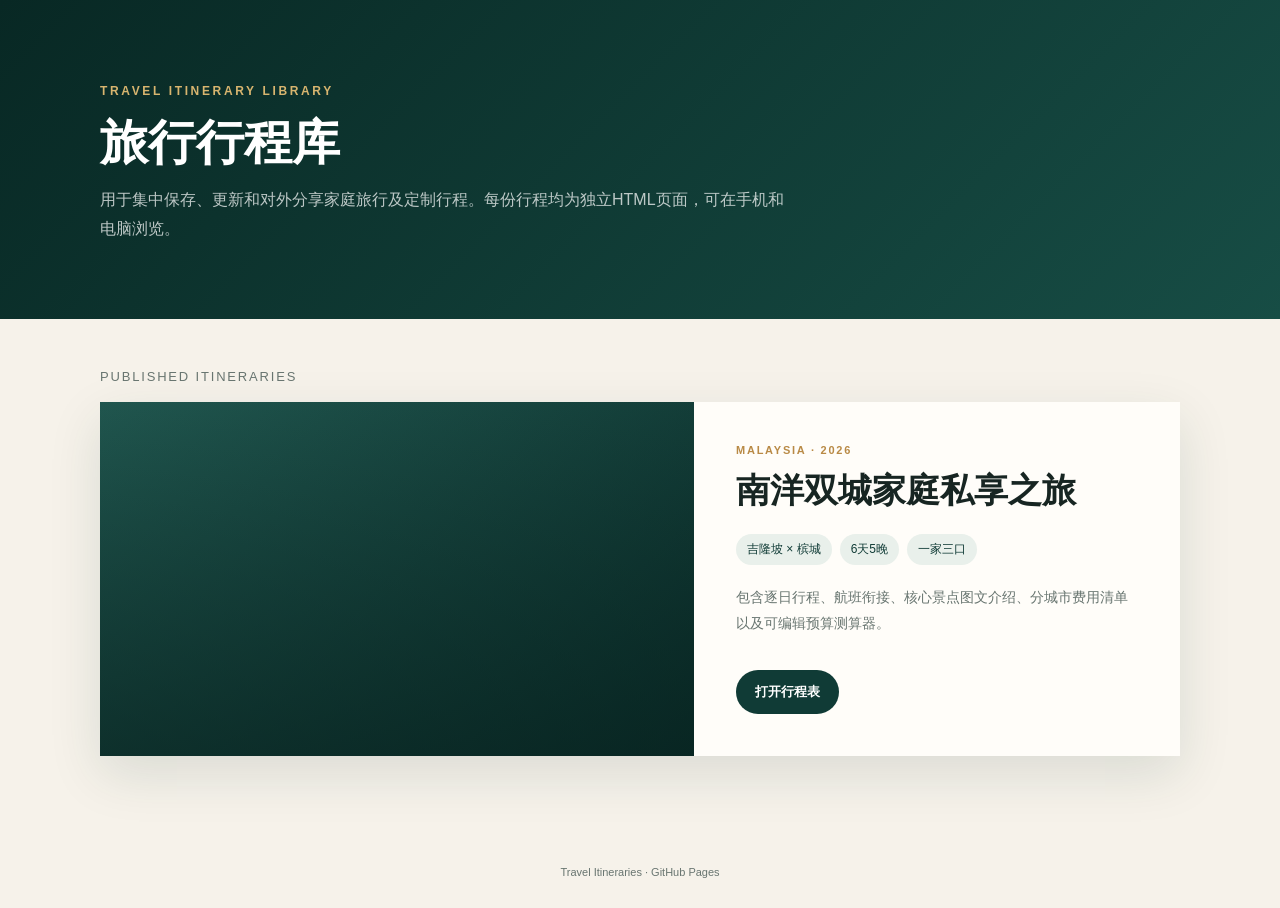
<file: index.html>
<!DOCTYPE html>
<html lang="zh-CN">
<head>
<meta charset="utf-8">
<meta name="viewport" content="width=device-width,initial-scale=1,viewport-fit=cover">
<meta name="theme-color" content="#103b36">
<title>Travel Itineraries｜旅行行程库</title>
<meta name="description" content="家庭旅行与定制行程HTML合集">
<style>
:root{--deep:#103b36;--cream:#f6f2ea;--paper:#fffdf9;--ink:#172522;--gold:#b98a46;--muted:#687570}
*{box-sizing:border-box}body{margin:0;background:var(--cream);color:var(--ink);font-family:"PingFang SC","Microsoft YaHei",Arial,sans-serif}
.hero{padding:84px 22px 60px;background:linear-gradient(135deg,#082824,#174d45);color:#fff}
.wrap{max-width:1080px;margin:auto}.eyebrow{font-size:12px;letter-spacing:.22em;color:#d8b56f;font-weight:700}
h1{font-family:"Songti SC","STSong",serif;font-size:48px;line-height:1.12;margin:18px 0 12px}
.hero p{max-width:690px;color:rgba(255,255,255,.72);line-height:1.8}
main{padding:50px 22px 80px}.section-title{font-size:13px;color:var(--muted);letter-spacing:.14em;margin-bottom:18px}
.card{display:grid;grid-template-columns:1.1fr .9fr;background:var(--paper);box-shadow:0 18px 50px rgba(20,55,49,.12);overflow:hidden}
.photo{min-height:350px;background:linear-gradient(0deg,rgba(6,31,28,.62),rgba(6,31,28,.10)),linear-gradient(135deg,#235c54,#0c312d)}
.copy{padding:42px}.tag{font-size:11px;letter-spacing:.16em;color:var(--gold);font-weight:700}
h2{font-family:"Songti SC","STSong",serif;font-size:34px;margin:12px 0}
.meta{display:flex;flex-wrap:wrap;gap:8px;margin:20px 0}.pill{padding:7px 11px;border-radius:99px;background:#e9f0eb;color:var(--deep);font-size:12px}
.desc{color:var(--muted);line-height:1.8;font-size:14px}
.btn{display:inline-block;margin-top:20px;text-decoration:none;background:var(--deep);color:#fff;padding:13px 19px;border-radius:999px;font-weight:700;font-size:13px}
.footer{padding:30px 22px;color:var(--muted);font-size:11px;text-align:center}
@media(max-width:720px){h1{font-size:38px}.card{grid-template-columns:1fr}.photo{min-height:230px}.copy{padding:28px 22px}h2{font-size:29px}}
</style>
</head>
<body>
<section class="hero"><div class="wrap">
<div class="eyebrow">TRAVEL ITINERARY LIBRARY</div>
<h1>旅行行程库</h1>
<p>用于集中保存、更新和对外分享家庭旅行及定制行程。每份行程均为独立HTML页面，可在手机和电脑浏览。</p>
</div></section>
<main><div class="wrap">
<div class="section-title">PUBLISHED ITINERARIES</div>
<article class="card">
<div class="photo"></div>
<div class="copy">
<div class="tag">MALAYSIA · 2026</div>
<h2>南洋双城家庭私享之旅</h2>
<div class="meta"><span class="pill">吉隆坡 × 槟城</span><span class="pill">6天5晚</span><span class="pill">一家三口</span></div>
<p class="desc">包含逐日行程、航班衔接、核心景点图文介绍、分城市费用清单以及可编辑预算测算器。</p>
<a class="btn" href="trips/malaysia-kl-penang-2026/">打开行程表</a>
</div>
</article>
</div></main>
<footer class="footer">Travel Itineraries · GitHub Pages</footer>
</body></html>
</file>
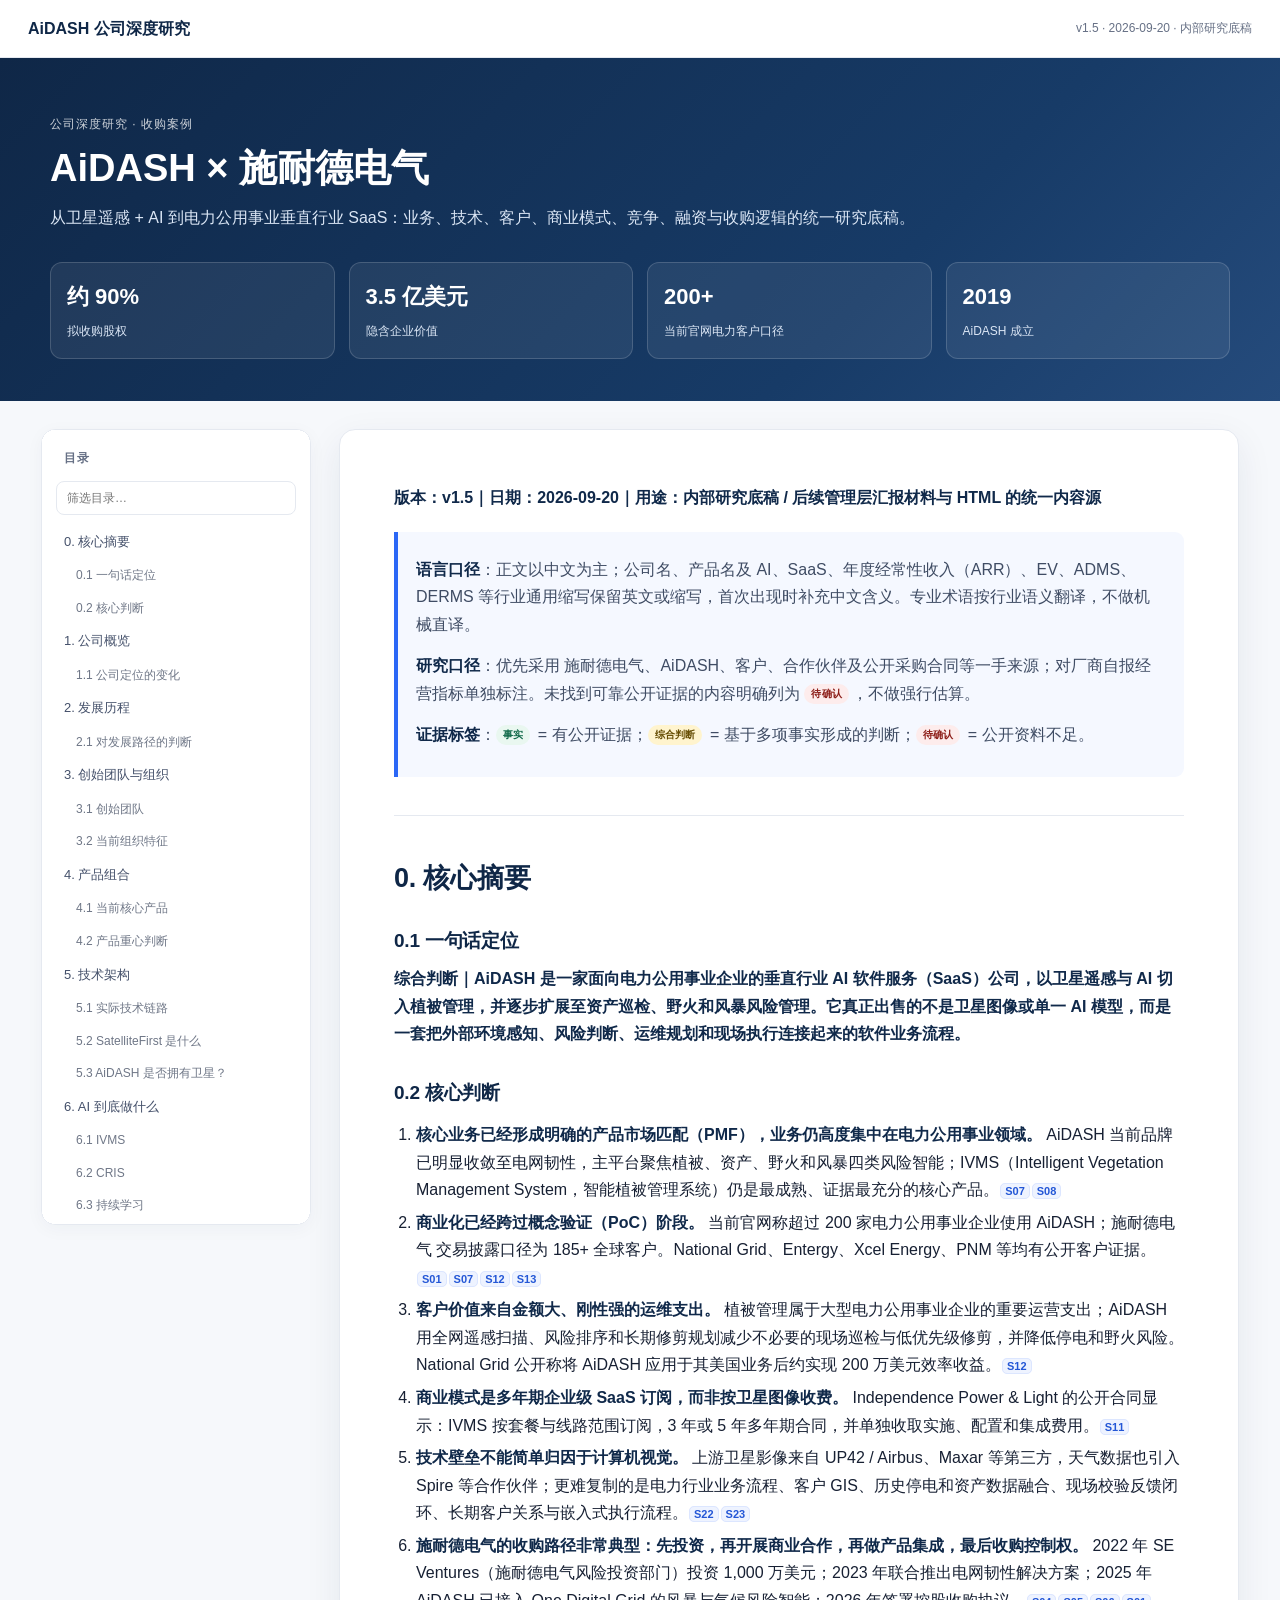
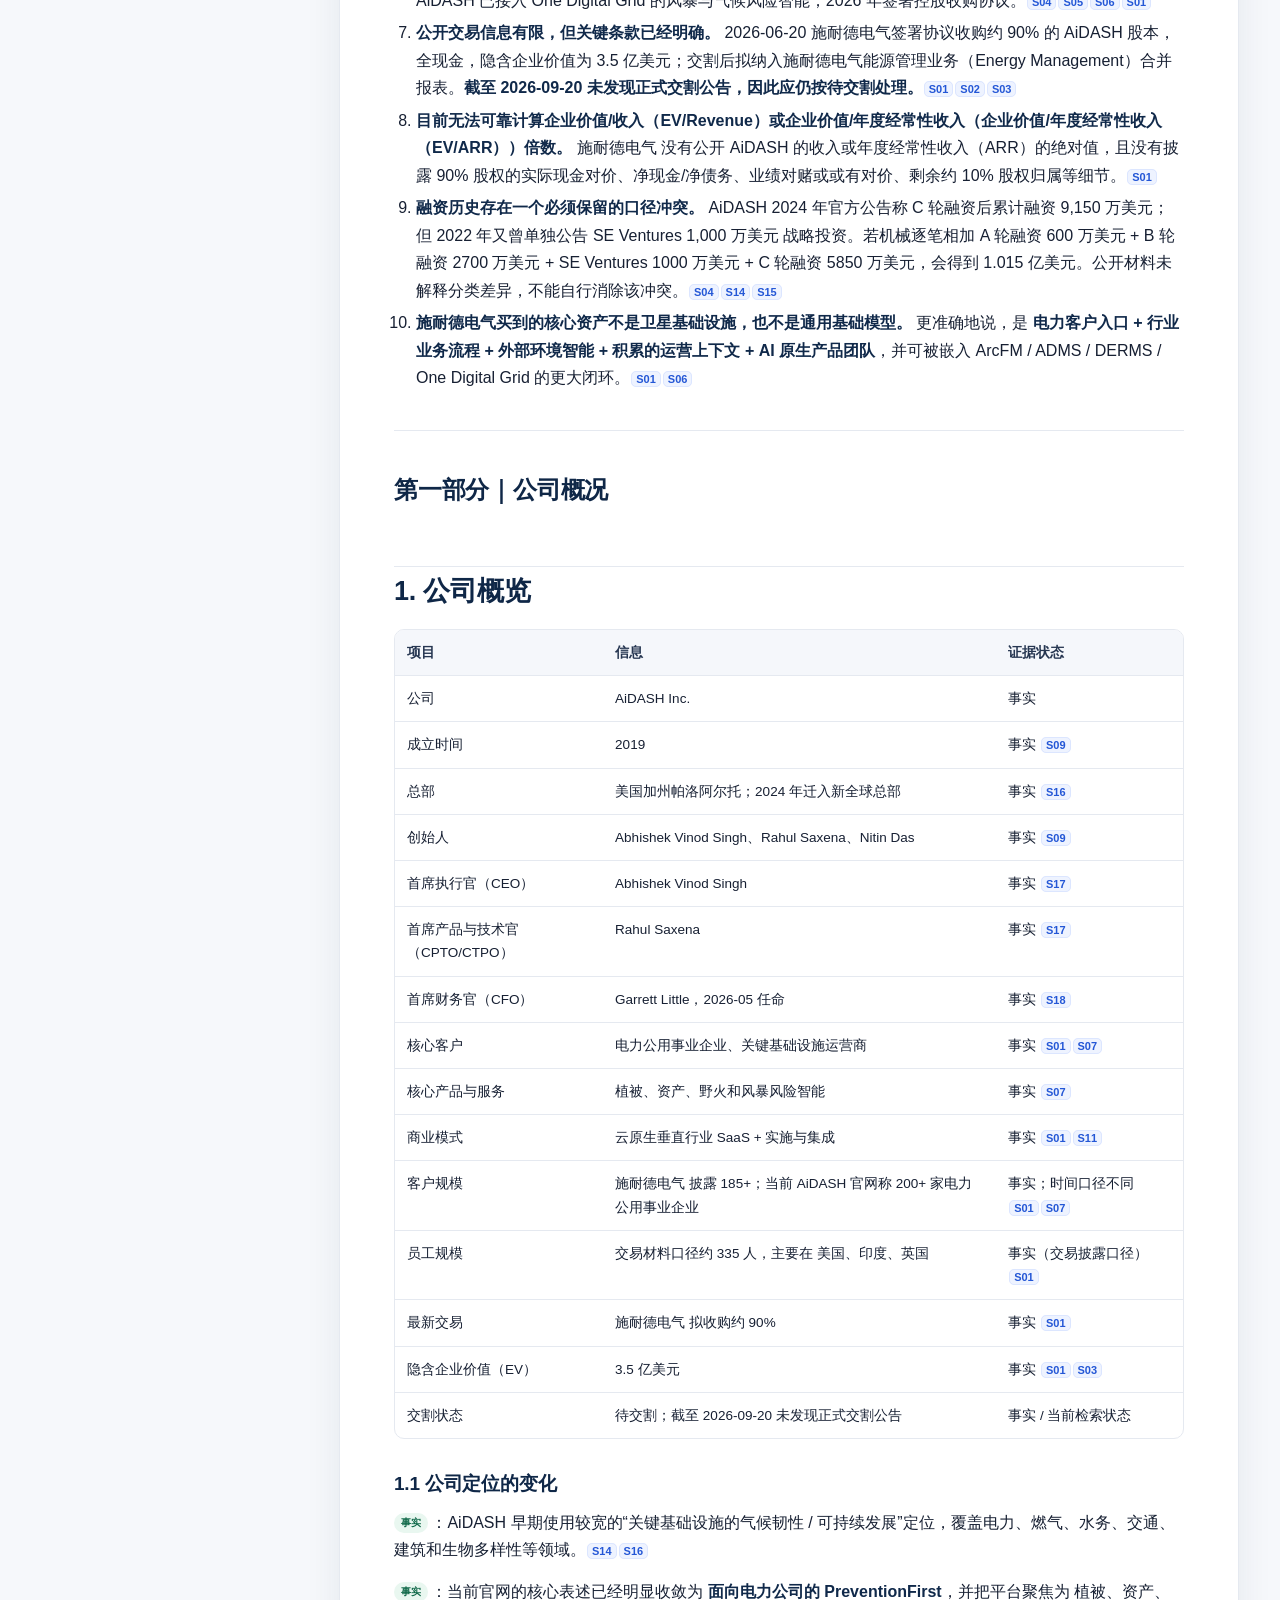
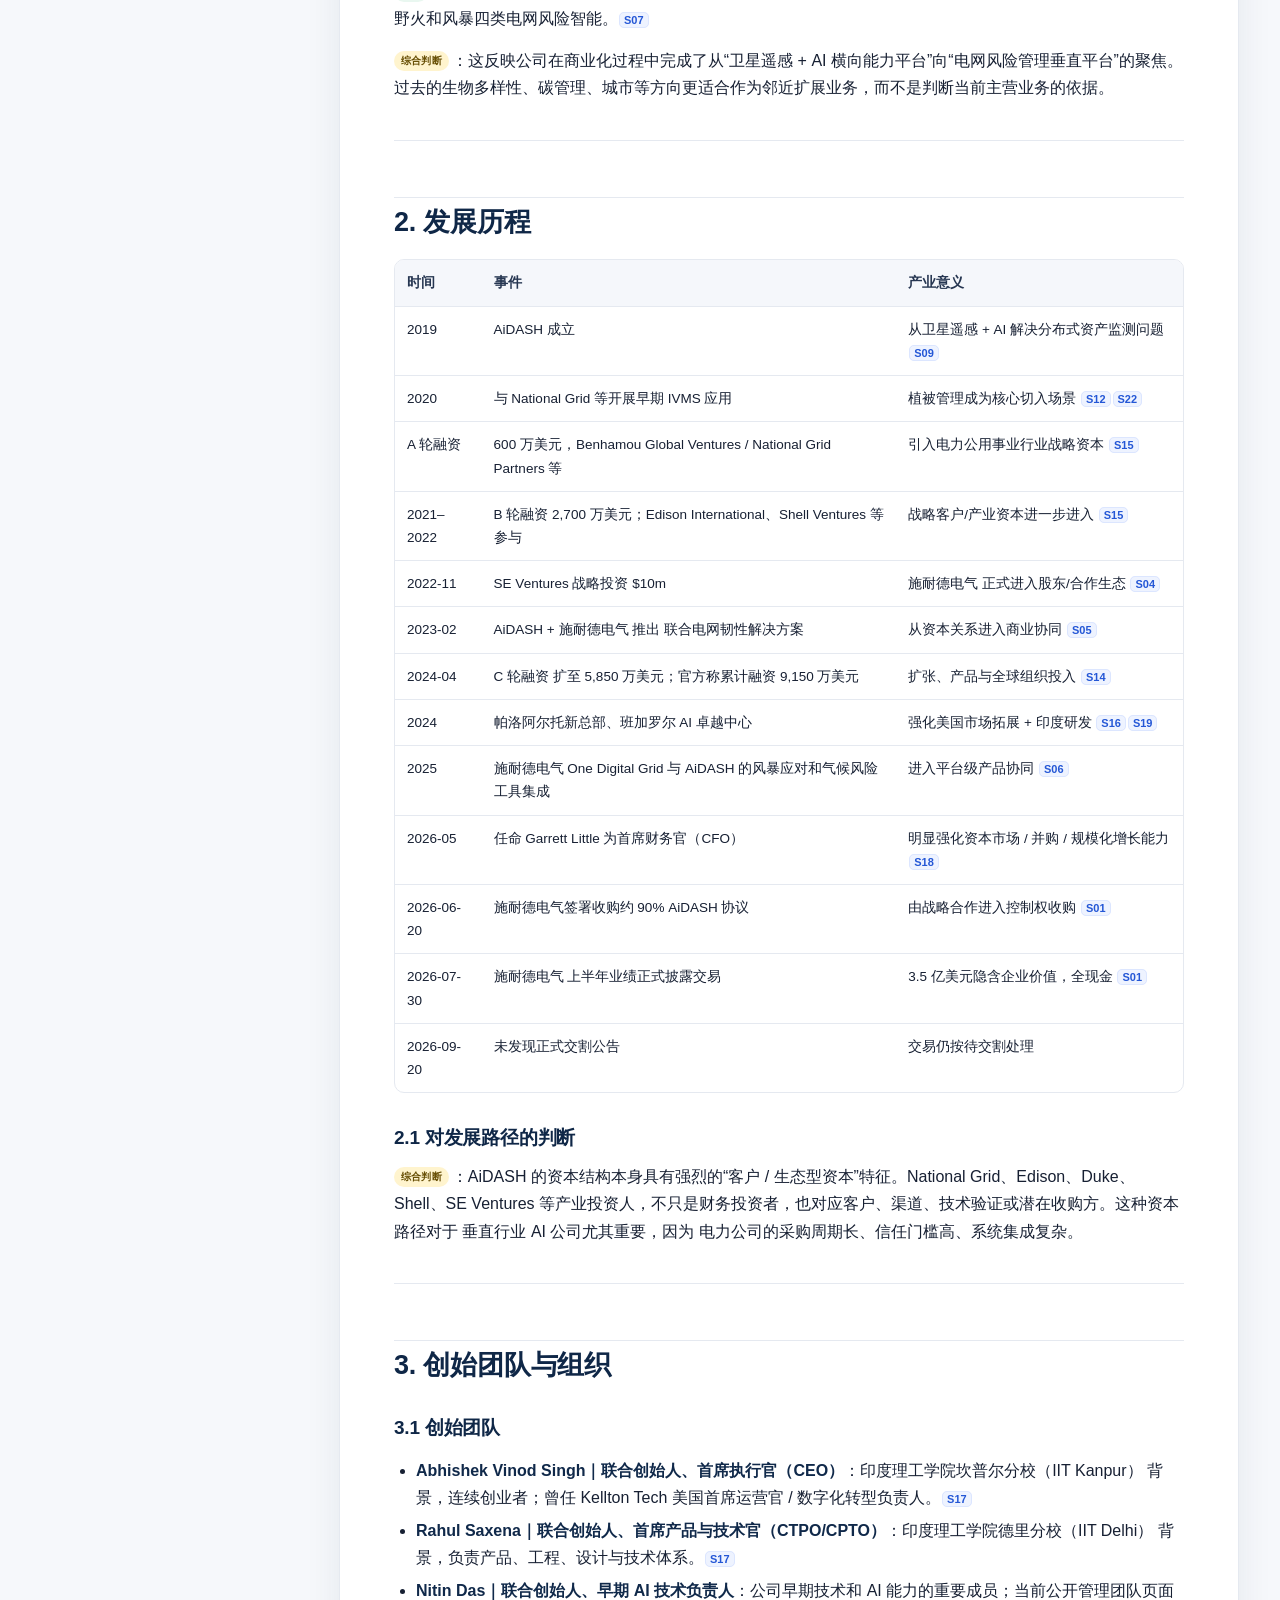
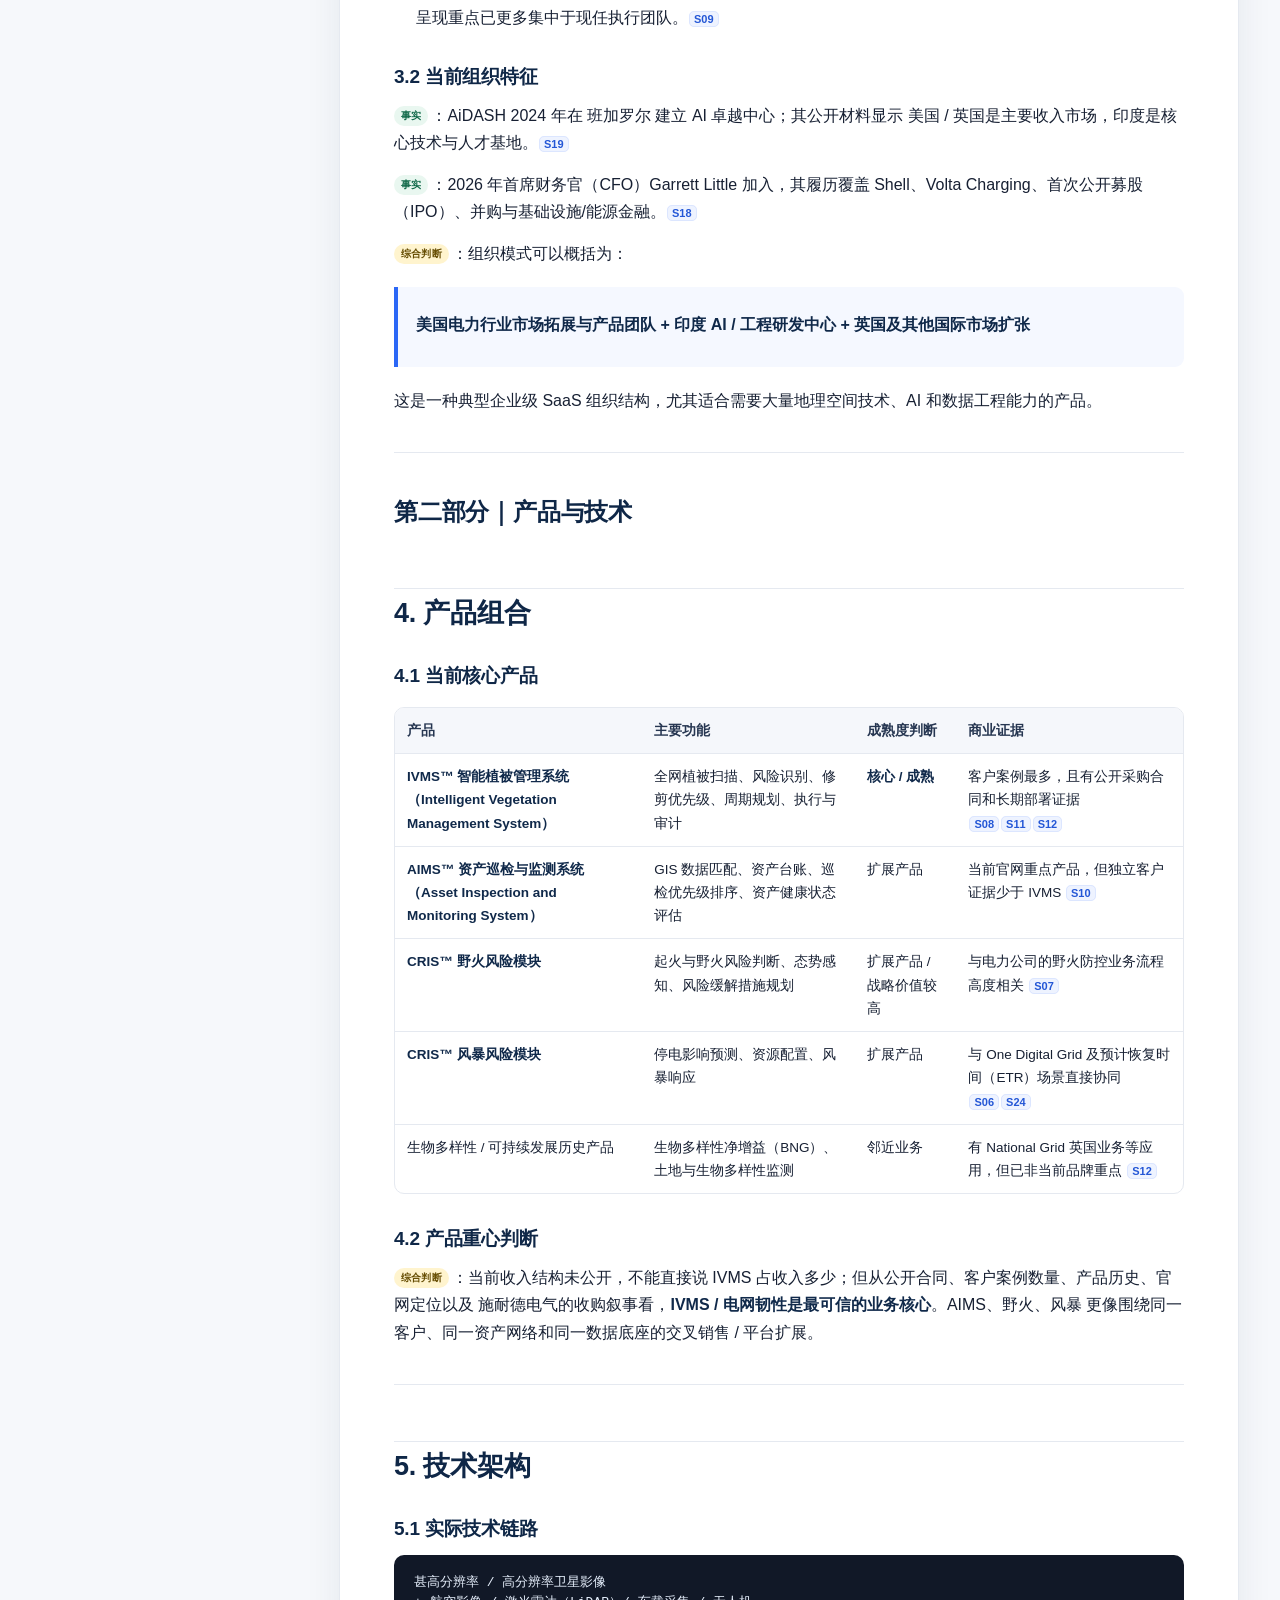
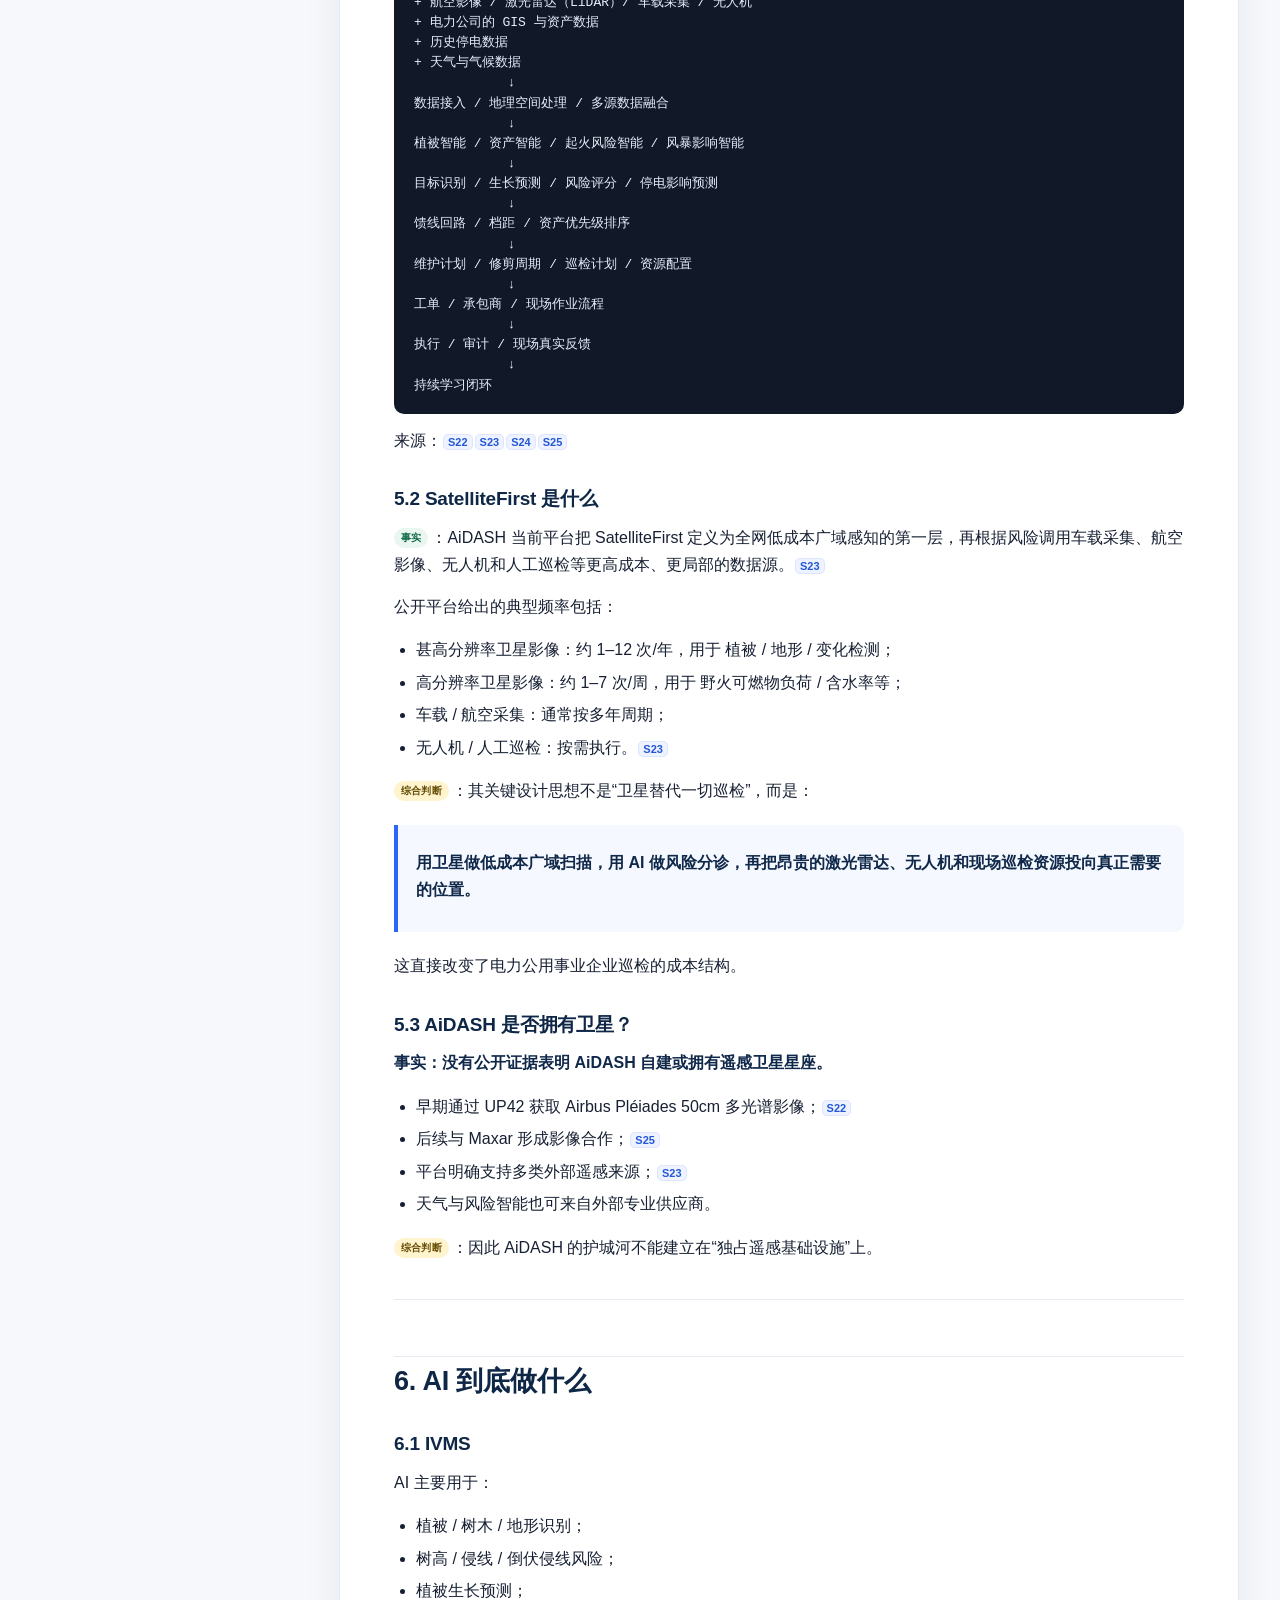
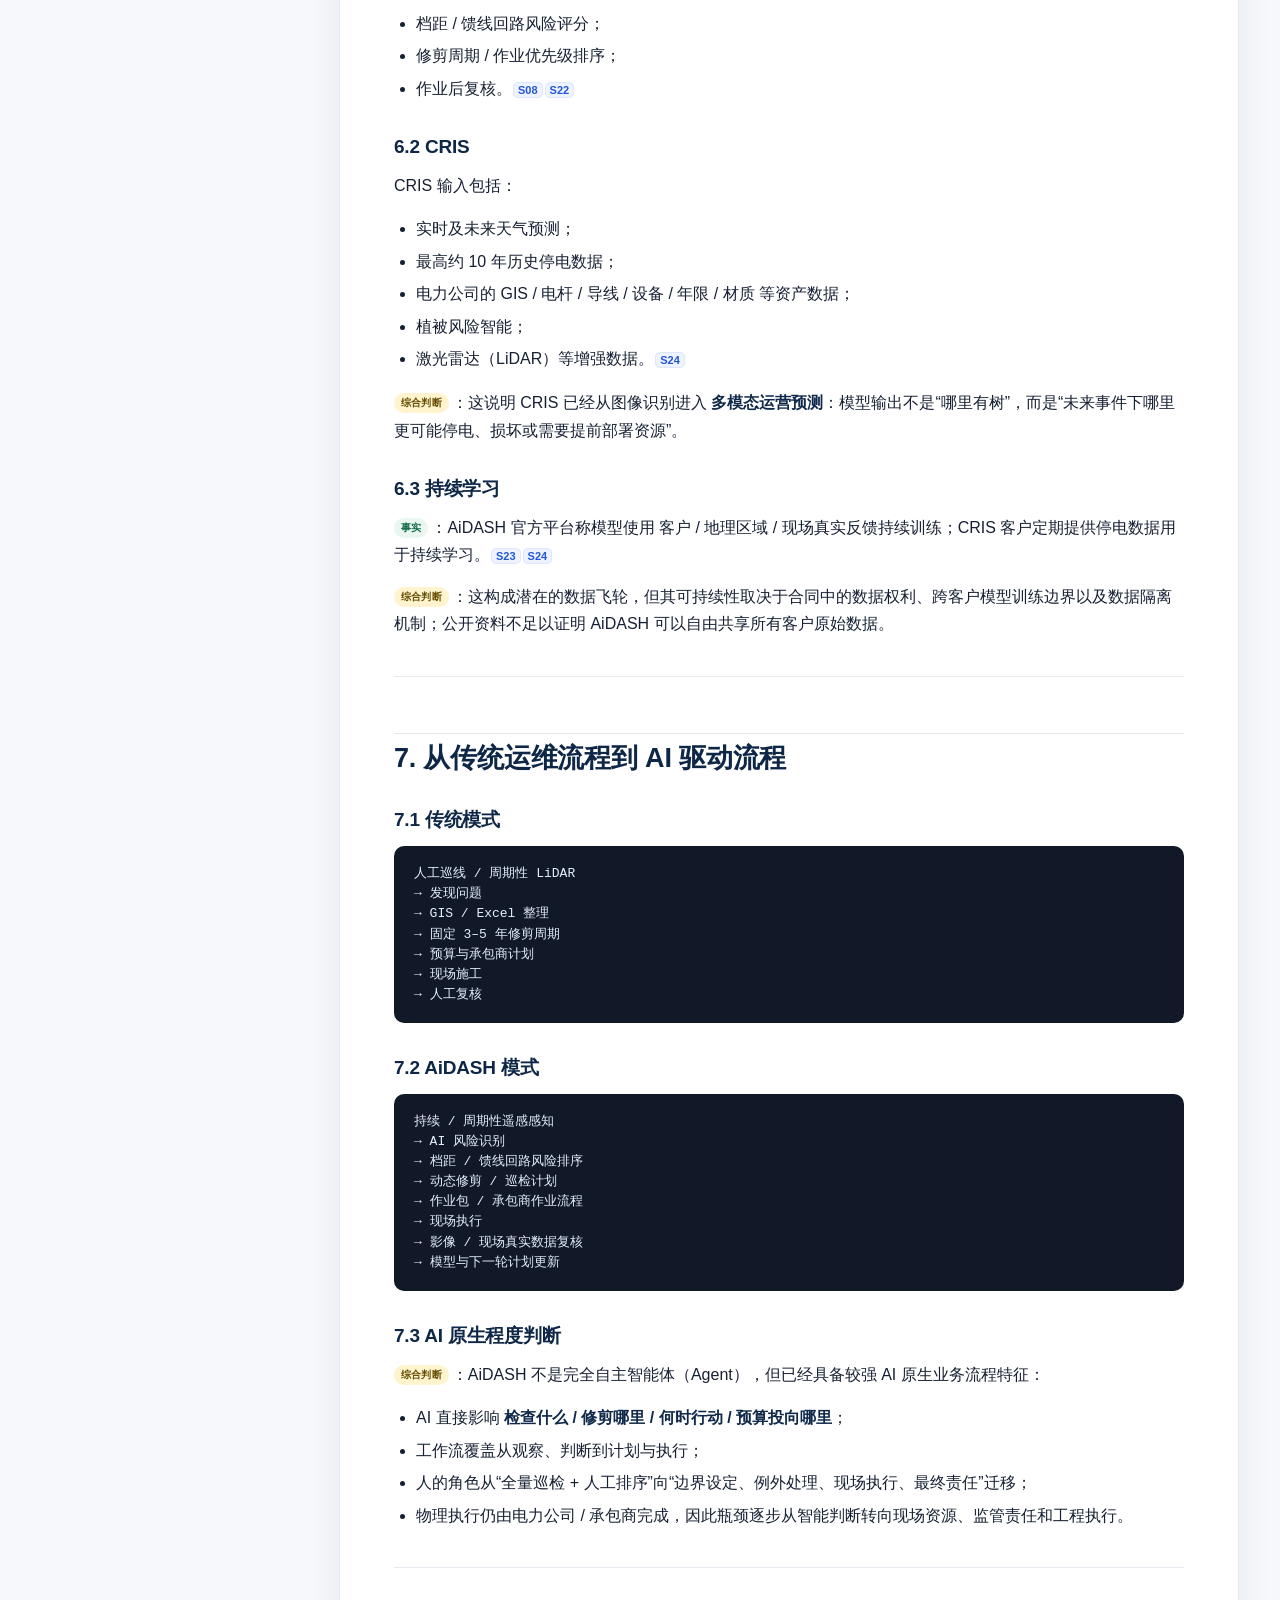
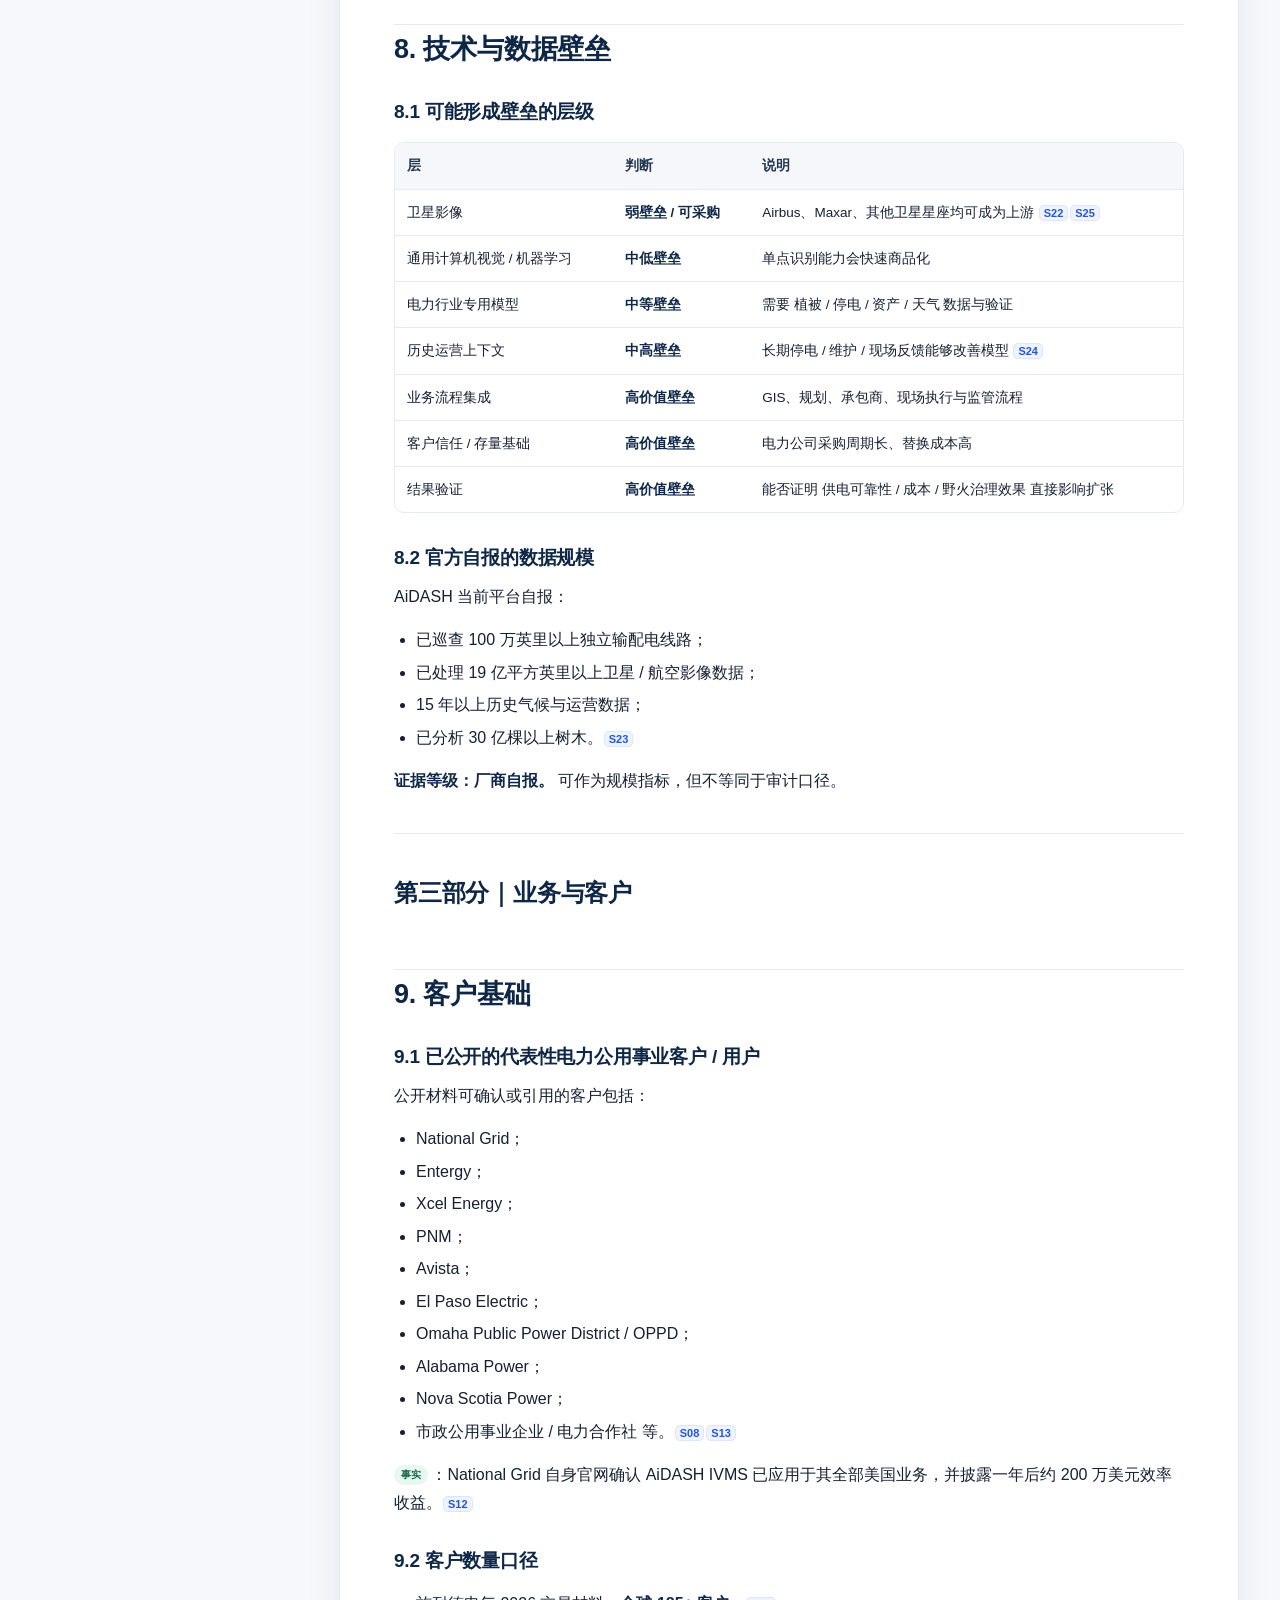
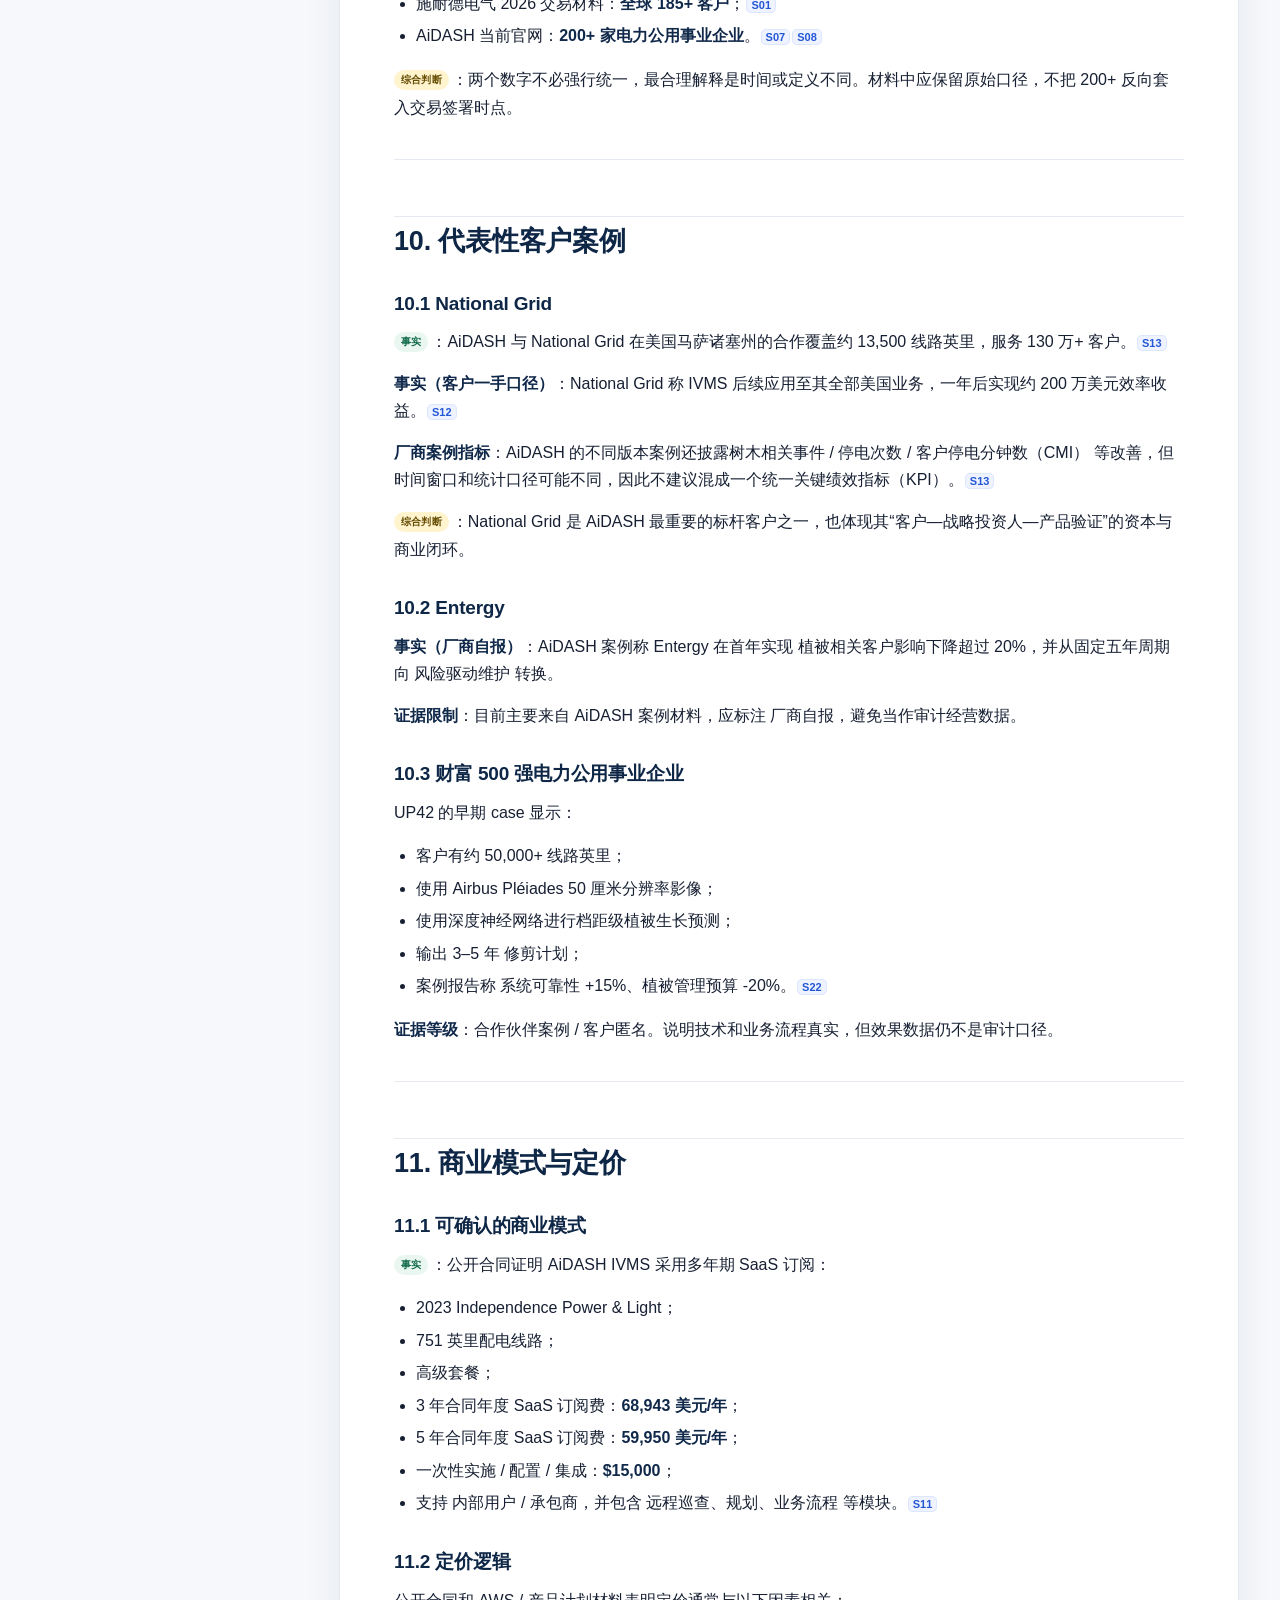
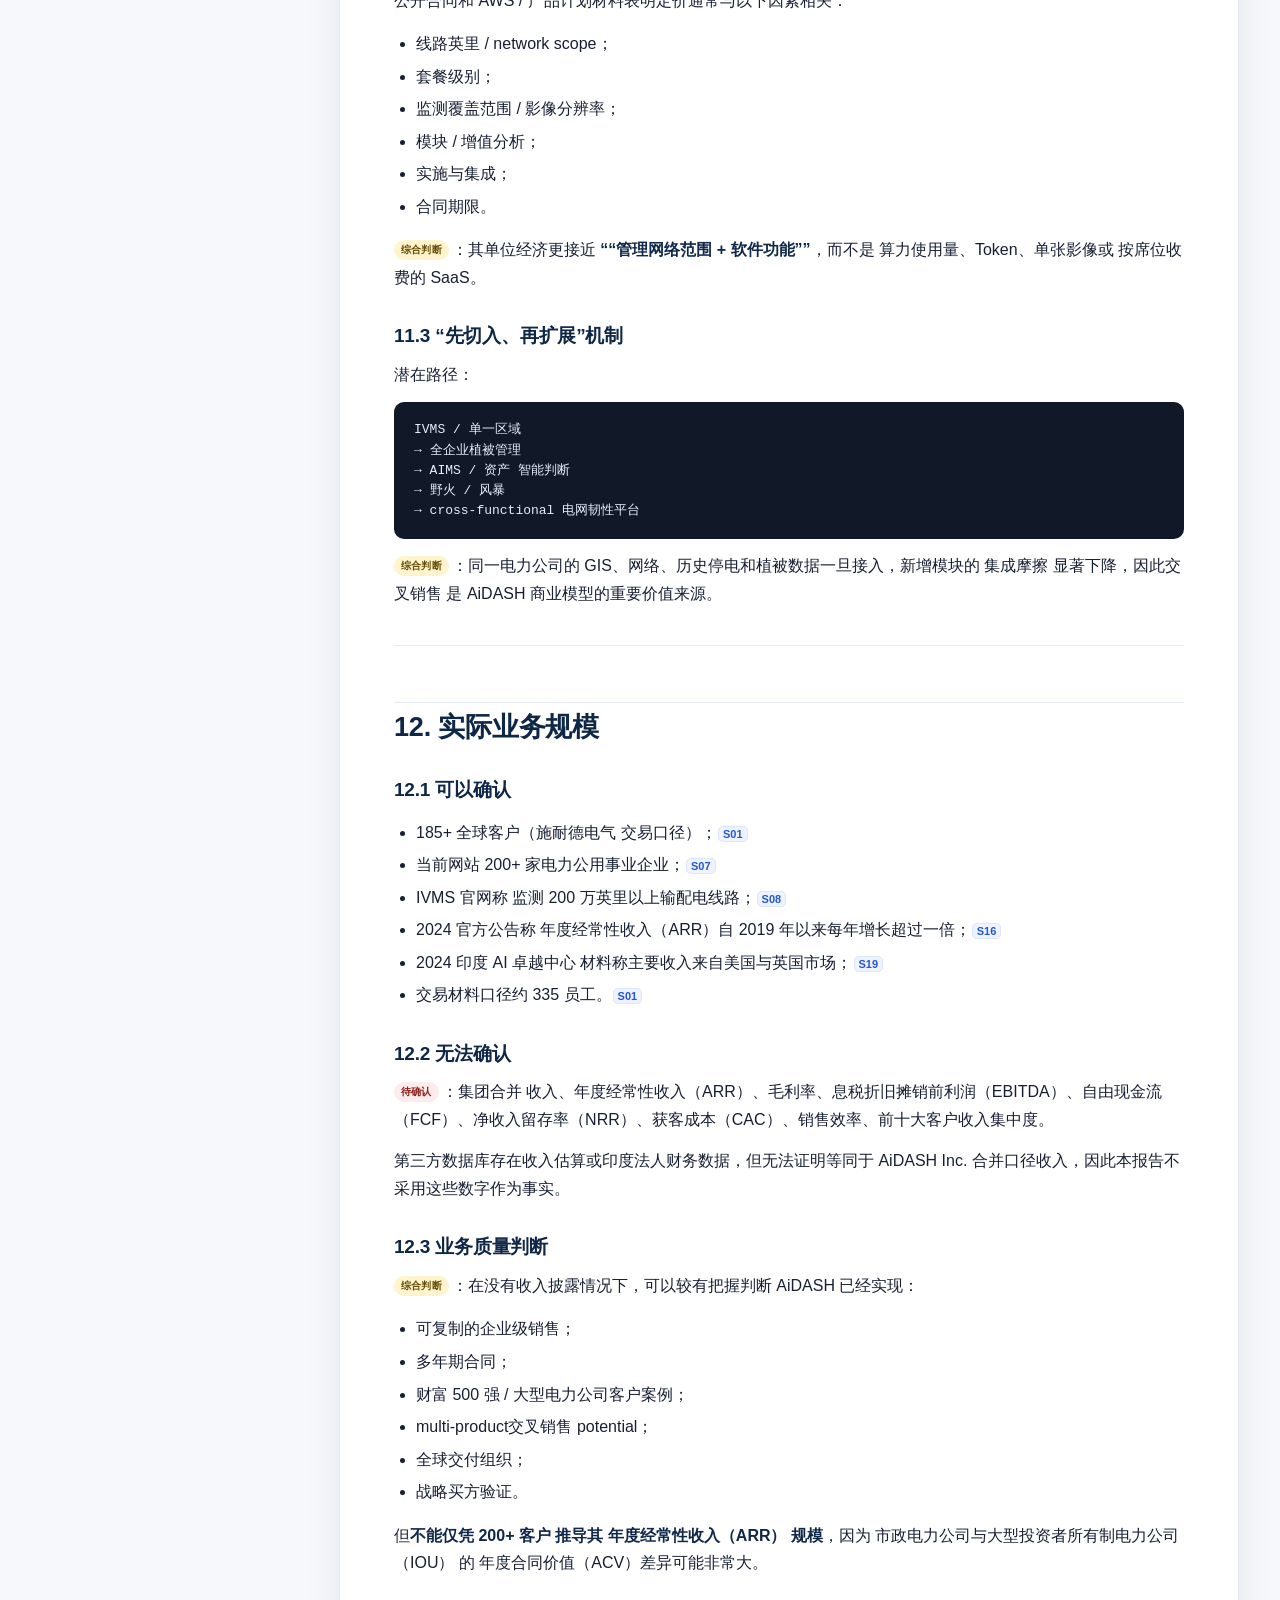
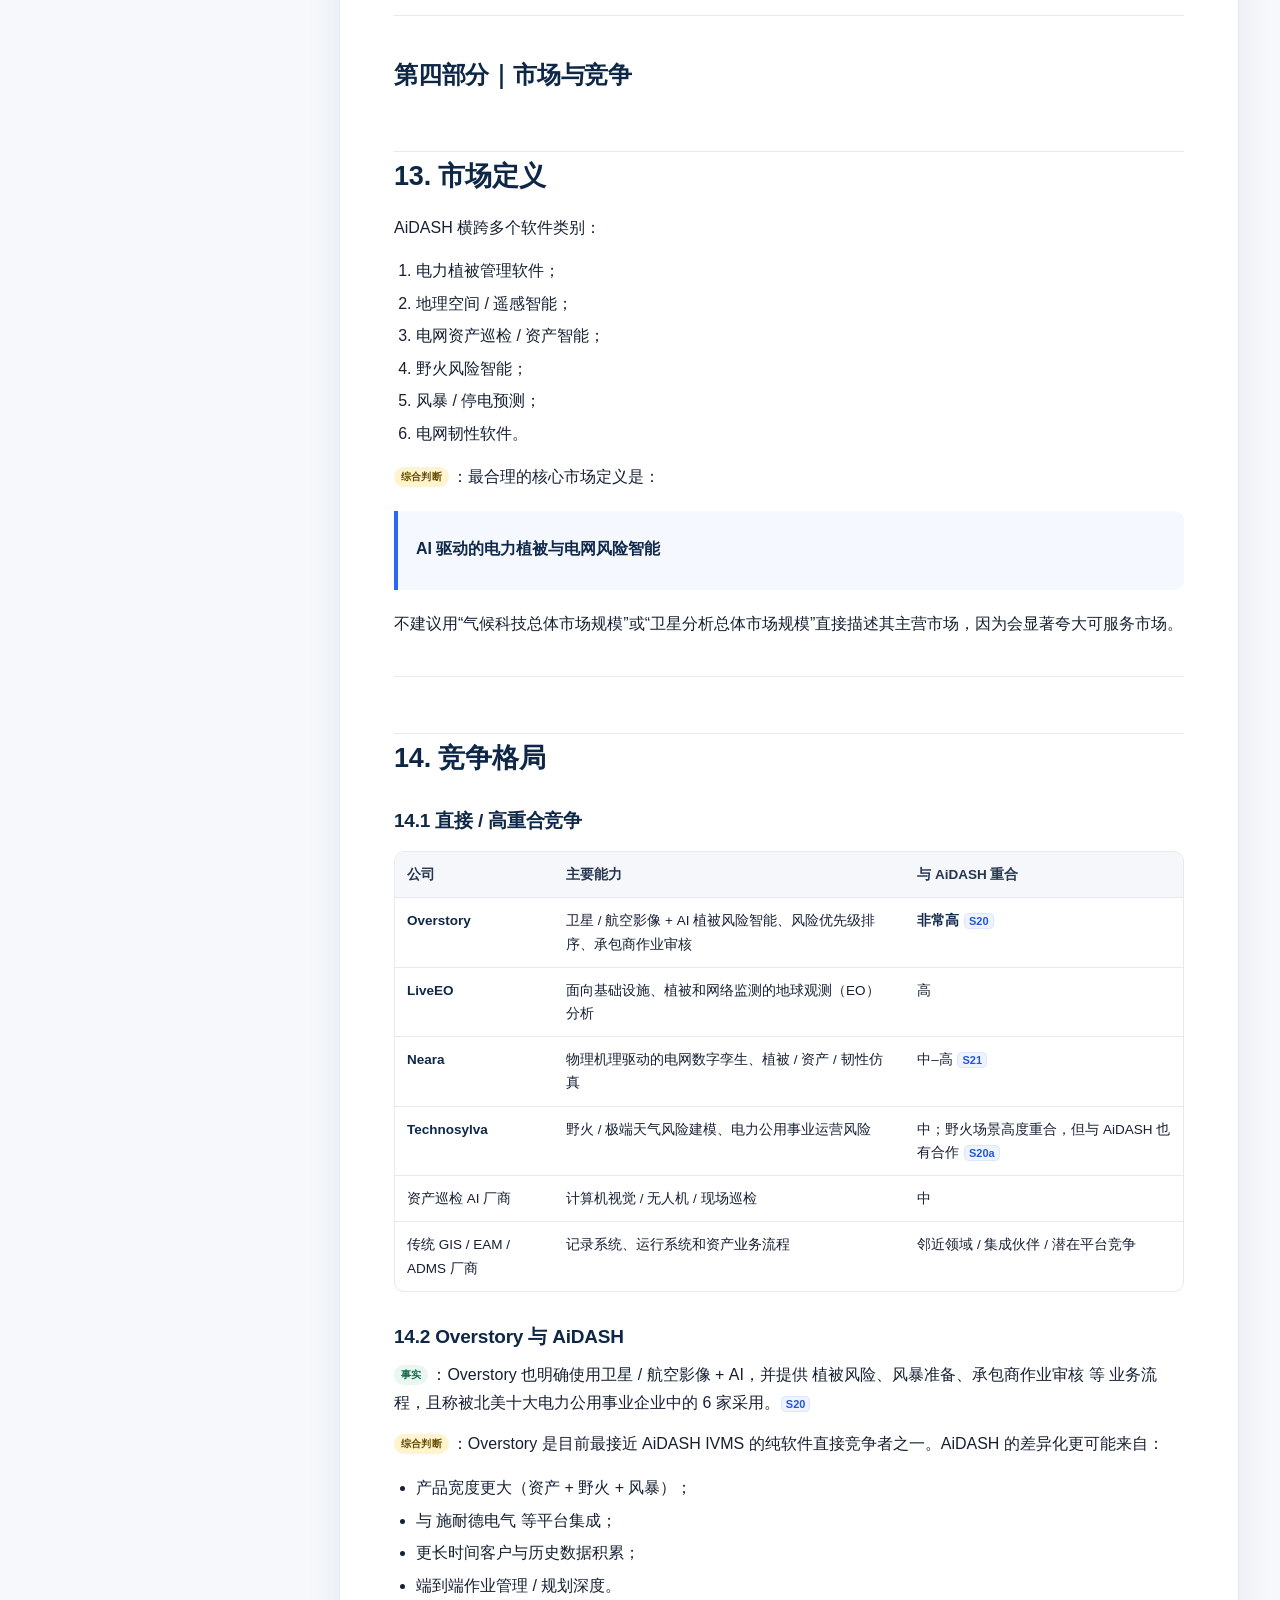
<file: aidash/index.html>
<!doctype html><html lang="zh-CN"><head><meta charset="utf-8"><meta name="viewport" content="width=device-width,initial-scale=1,viewport-fit=cover">
<meta name="theme-color" content="#0f2747">
<meta property="og:title" content="AiDASH 公司深度研究｜施耐德电气收购案例">
<meta property="og:description" content="AiDASH 公司业务、产品、客户、商业模式、竞争、融资与施耐德电气收购细节。">
<meta property="og:type" content="article">
<title>AiDASH 公司深度研究｜施耐德电气收购案例</title><meta name="description" content="AiDASH 公司全量研究：业务、产品、技术、客户、商业模式、竞争、融资及施耐德电气收购细节。"><style>
:root{--bg:#f6f8fb;--paper:#fff;--text:#172033;--muted:#667085;--line:#e5e9f0;--navy:#0f2747;--blue:#2b67f6;--shadow:0 12px 36px rgba(15,39,71,.08)}
*{box-sizing:border-box}html{scroll-behavior:smooth}body{margin:0;background:var(--bg);color:var(--text);font-family:-apple-system,BlinkMacSystemFont,"Segoe UI","PingFang SC","Microsoft YaHei",Arial,sans-serif;line-height:1.72}
a{color:#2457d6;text-decoration:none}a:hover{text-decoration:underline}
.topbar{position:sticky;top:0;z-index:20;background:rgba(255,255,255,.94);backdrop-filter:blur(12px);border-bottom:1px solid var(--line);height:58px;display:flex;align-items:center;justify-content:space-between;padding:0 28px}.brand{font-weight:750;color:var(--navy)}.topmeta{font-size:12px;color:var(--muted)}
.hero{background:linear-gradient(135deg,#0f2747 0%,#173b67 68%,#254b7c 100%);color:#fff;padding:56px 28px 42px}.hero-inner{max-width:1180px;margin:0 auto}.eyebrow{font-size:12px;letter-spacing:1px;opacity:.78}.hero h1{font-size:38px;line-height:1.15;margin:12px 0 14px;max-width:900px}.hero p{max-width:880px;color:#dbe6f5;margin:0;font-size:16px}.stats{display:grid;grid-template-columns:repeat(4,1fr);gap:14px;margin-top:30px}.stat{border:1px solid rgba(255,255,255,.16);background:rgba(255,255,255,.07);border-radius:12px;padding:15px 16px}.stat b{display:block;font-size:22px}.stat span{font-size:12px;color:#dbe6f5}
.layout{max-width:1280px;margin:28px auto 70px;padding:0 24px;display:grid;grid-template-columns:270px minmax(0,900px);gap:28px;justify-content:center}.sidebar{position:sticky;top:82px;height:calc(100vh - 104px);overflow:auto;background:var(--paper);border:1px solid var(--line);border-radius:14px;padding:18px 14px;box-shadow:0 4px 18px rgba(15,39,71,.04)}.sidebar h3{font-size:12px;color:var(--muted);letter-spacing:1px;margin:0 8px 12px}.sidebar a{display:block;font-size:13px;color:#44506a;padding:6px 8px;border-radius:7px}.sidebar a:hover{background:#f4f6fa;text-decoration:none;color:var(--navy)}.sidebar .toc-sub{padding-left:20px;font-size:12px;color:#6f7787}
.article{background:var(--paper);border:1px solid var(--line);border-radius:16px;padding:44px 54px;box-shadow:var(--shadow);min-width:0}.article>h1:first-child{display:none}.article h1,.article h2,.article h3{color:var(--navy);letter-spacing:-.2px}.article h2{font-size:27px;line-height:1.25;margin:56px 0 20px;padding-top:8px;border-top:1px solid var(--line)}.article h2:first-of-type{margin-top:0;border-top:0}.article h3{font-size:19px;line-height:1.35;margin:32px 0 12px}.article p{margin:10px 0 14px}.article blockquote{margin:20px 0;padding:14px 18px;border-left:4px solid var(--blue);background:#f5f8ff;color:#3f4c64;border-radius:0 9px 9px 0}.article strong{color:#10294a}.article ul,.article ol{padding-left:22px}.article li{margin:5px 0}.article hr{border:0;border-top:1px solid var(--line);margin:38px 0}
.badge{display:inline-block;font-size:10px;font-weight:800;line-height:1;padding:5px 7px;border-radius:999px;vertical-align:2px;margin-right:3px;letter-spacing:.2px}.badge.fact{color:#0f6848;background:#e9f7f0}.badge.synthesis{color:#664d03;background:#fff4ce}.badge.unknown{color:#8c1d18;background:#fdecec}
.table-wrap{overflow-x:auto;margin:18px 0 26px;border:1px solid var(--line);border-radius:10px}.article table{width:100%;border-collapse:collapse;font-size:13.5px;min-width:680px}.article th{background:#f5f7fb;color:#263651;text-align:left;font-weight:700}.article th,.article td{padding:11px 12px;border-bottom:1px solid var(--line);vertical-align:top}.article tr:last-child td{border-bottom:0}
pre{overflow:auto;background:#111827;color:#e5eefb;padding:18px 20px;border-radius:10px;font-size:13px;line-height:1.55}code{font-family:ui-monospace,SFMono-Regular,Menlo,Consolas,monospace}.source-ref{font-size:11px;font-weight:700;background:#eef3ff;border:1px solid #dce6ff;border-radius:5px;padding:1px 4px;margin:0 1px}.source-entry{scroll-margin-top:78px;padding:10px 12px;border-left:3px solid #dbe4f3;background:#fafbfc;border-radius:0 6px 6px 0;font-size:13px;word-break:break-word}.anchor-heading{scroll-margin-top:78px}
.footer{max-width:900px;margin:0 auto 40px;color:#7a8394;text-align:center;font-size:12px;padding:0 24px}.mobile-toc{display:none}.searchbox{width:100%;border:1px solid var(--line);border-radius:8px;padding:9px 10px;margin-bottom:10px;font-size:12px;outline:none}.searchbox:focus{border-color:#9db6ff;box-shadow:0 0 0 3px #edf2ff}
@media(max-width:980px){.layout{grid-template-columns:1fr;max-width:920px}.sidebar{display:none}.mobile-toc{display:block;margin:18px 24px 0;max-width:900px}.mobile-toc details{background:#fff;border:1px solid var(--line);border-radius:10px;padding:11px 14px}.mobile-toc summary{font-weight:700;color:var(--navy);cursor:pointer}.mobile-links{margin-top:10px;max-height:44vh;overflow:auto}.mobile-links a{display:block;padding:5px 2px;font-size:13px}.article{padding:34px 30px}}
@media(max-width:640px){.topbar{padding:0 16px}.topmeta{display:none}.hero{padding:38px 18px 30px}.hero h1{font-size:30px}.stats{grid-template-columns:1fr 1fr}.layout{margin-top:14px;padding:0 12px}.mobile-toc{margin:14px 12px 0}.article{padding:26px 19px;border-radius:12px}.article h2{font-size:23px}.article h3{font-size:18px}.stat b{font-size:19px}}

html{-webkit-text-size-adjust:100%;text-size-adjust:100%}
body{overflow-x:hidden}
.article,.article p,.article li,.article td,.article th,.callout{overflow-wrap:anywhere;word-break:normal}
.article img,.article svg,.article video{max-width:100%;height:auto}
.article pre,.article code{white-space:pre-wrap;overflow-wrap:anywhere}
.article a{word-break:break-word}
.article h2,.article h3,.article h4{scroll-margin-top:76px}
.mobile-toc summary,.topbar a,a{touch-action:manipulation}
@media(max-width:480px){
  .topbar{height:52px;padding-left:max(14px,env(safe-area-inset-left));padding-right:max(14px,env(safe-area-inset-right))}
  .brand{font-size:14px;white-space:nowrap;overflow:hidden;text-overflow:ellipsis;max-width:92vw}
  .hero{padding:30px 16px 24px}
  .hero h1{font-size:27px;line-height:1.22;margin-top:10px}
  .hero p{font-size:14px;line-height:1.65}
  .stats{gap:9px;margin-top:22px}
  .stat{padding:12px 11px;border-radius:10px;min-width:0}
  .stat b{font-size:17px;line-height:1.25;overflow-wrap:anywhere}
  .stat span{font-size:11px;line-height:1.4}
  .layout{padding:0 8px;margin-bottom:42px}
  .mobile-toc{margin:10px 8px 0}
  .mobile-toc details{padding:10px 12px}
  .article{padding:22px 15px;border-radius:10px}
  .article h2{font-size:21px;line-height:1.35;margin-top:32px}
  .article h3{font-size:17px;line-height:1.4}
  .article p,.article li{font-size:15px;line-height:1.78}
  .table-wrap{margin-left:-15px;margin-right:-15px;border-left:0;border-right:0;border-radius:0;-webkit-overflow-scrolling:touch}
  .article table{min-width:640px;font-size:12.5px}
  .article th,.article td{padding:9px 10px}
  .footer{padding:0 16px;margin-bottom:24px}
}
@media print{body{background:#fff}.topbar,.sidebar,.mobile-toc{display:none!important}.hero{background:#fff!important;color:#111;padding:20px 0}.hero p,.stat span{color:#555}.hero-inner{max-width:none}.stats{grid-template-columns:repeat(4,1fr)}.stat{border:1px solid #ccc;background:#fff}.layout{display:block;max-width:none;margin:0;padding:0}.article{border:0;box-shadow:none;padding:0}.article h2{page-break-after:avoid}.table-wrap{overflow:visible}.article table{min-width:0;font-size:10px}.footer{display:none}}
</style></head><body>
<header class="topbar"><div class="brand">AiDASH 公司深度研究</div><div class="topmeta">v1.5 · 2026-09-20 · 内部研究底稿</div></header>
<section class="hero"><div class="hero-inner"><div class="eyebrow">公司深度研究 · 收购案例</div><h1>AiDASH × 施耐德电气</h1><p>从卫星遥感 + AI 到电力公用事业垂直行业 SaaS：业务、技术、客户、商业模式、竞争、融资与收购逻辑的统一研究底稿。</p><div class="stats"><div class="stat"><b>约 90%</b><span>拟收购股权</span></div><div class="stat"><b>3.5 亿美元</b><span>隐含企业价值</span></div><div class="stat"><b>200+</b><span>当前官网电力客户口径</span></div><div class="stat"><b>2019</b><span>AiDASH 成立</span></div></div></div></section>
<div class="mobile-toc"><details><summary>页面目录</summary><div class="mobile-links"><a href="#0-核心摘要">0. 核心摘要</a>
<a class="toc-sub" href="#0-1-一句话定位">0.1 一句话定位</a>
<a class="toc-sub" href="#0-2-核心判断">0.2 核心判断</a>
<a href="#1-公司概览">1. 公司概览</a>
<a class="toc-sub" href="#1-1-公司定位的变化">1.1 公司定位的变化</a>
<a href="#2-发展历程">2. 发展历程</a>
<a class="toc-sub" href="#2-1-对发展路径的判断">2.1 对发展路径的判断</a>
<a href="#3-创始团队与组织">3. 创始团队与组织</a>
<a class="toc-sub" href="#3-1-创始团队">3.1 创始团队</a>
<a class="toc-sub" href="#3-2-当前组织特征">3.2 当前组织特征</a>
<a href="#4-产品组合">4. 产品组合</a>
<a class="toc-sub" href="#4-1-当前核心产品">4.1 当前核心产品</a>
<a class="toc-sub" href="#4-2-产品重心判断">4.2 产品重心判断</a>
<a href="#5-技术架构">5. 技术架构</a>
<a class="toc-sub" href="#5-1-实际技术链路">5.1 实际技术链路</a>
<a class="toc-sub" href="#5-2-SatelliteFirst-是什么">5.2 SatelliteFirst 是什么</a>
<a class="toc-sub" href="#5-3-AiDASH-是否拥有卫星">5.3 AiDASH 是否拥有卫星？</a>
<a href="#6-AI-到底做什么">6. AI 到底做什么</a>
<a class="toc-sub" href="#6-1-IVMS">6.1 IVMS</a>
<a class="toc-sub" href="#6-2-CRIS">6.2 CRIS</a>
<a class="toc-sub" href="#6-3-持续学习">6.3 持续学习</a>
<a href="#7-从传统运维流程到-AI-驱动流程">7. 从传统运维流程到 AI 驱动流程</a>
<a class="toc-sub" href="#7-1-传统模式">7.1 传统模式</a>
<a class="toc-sub" href="#7-2-AiDASH-模式">7.2 AiDASH 模式</a>
<a class="toc-sub" href="#7-3-AI-原生程度判断">7.3 AI 原生程度判断</a>
<a href="#8-技术与数据壁垒">8. 技术与数据壁垒</a>
<a class="toc-sub" href="#8-1-可能形成壁垒的层级">8.1 可能形成壁垒的层级</a>
<a class="toc-sub" href="#8-2-官方自报的数据规模">8.2 官方自报的数据规模</a>
<a href="#9-客户基础">9. 客户基础</a>
<a class="toc-sub" href="#9-1-已公开的代表性电力公用事业客户-用户">9.1 已公开的代表性电力公用事业客户 / 用户</a>
<a class="toc-sub" href="#9-2-客户数量口径">9.2 客户数量口径</a>
<a href="#10-代表性客户案例">10. 代表性客户案例</a>
<a class="toc-sub" href="#10-1-National-Grid">10.1 National Grid</a>
<a class="toc-sub" href="#10-2-Entergy">10.2 Entergy</a>
<a class="toc-sub" href="#10-3-财富-500-强电力公用事业企业">10.3 财富 500 强电力公用事业企业</a>
<a href="#11-商业模式与定价">11. 商业模式与定价</a>
<a class="toc-sub" href="#11-1-可确认的商业模式">11.1 可确认的商业模式</a>
<a class="toc-sub" href="#11-2-定价逻辑">11.2 定价逻辑</a>
<a class="toc-sub" href="#11-3-先切入-再扩展-机制">11.3 “先切入、再扩展”机制</a>
<a href="#12-实际业务规模">12. 实际业务规模</a>
<a class="toc-sub" href="#12-1-可以确认">12.1 可以确认</a>
<a class="toc-sub" href="#12-2-无法确认">12.2 无法确认</a>
<a class="toc-sub" href="#12-3-业务质量判断">12.3 业务质量判断</a>
<a href="#13-市场定义">13. 市场定义</a>
<a href="#14-竞争格局">14. 竞争格局</a>
<a class="toc-sub" href="#14-1-直接-高重合竞争">14.1 直接 / 高重合竞争</a>
<a class="toc-sub" href="#14-2-Overstory-与-AiDASH">14.2 Overstory 与 AiDASH</a>
<a class="toc-sub" href="#14-3-Neara-与-AiDASH">14.3 Neara 与 AiDASH</a>
<a class="toc-sub" href="#14-4-Technosylva-竞争者也是伙伴">14.4 Technosylva：竞争者也是伙伴</a>
<a href="#15-AiDASH-的优势与脆弱点">15. AiDASH 的优势与脆弱点</a>
<a class="toc-sub" href="#15-1-优势来源">15.1 优势来源</a>
<a class="toc-sub" href="#15-2-脆弱点与风险">15.2 脆弱点与风险</a>
<a href="#16-融资历史">16. 融资历史</a>
<a class="toc-sub" href="#16-1-官方可确认融资">16.1 官方可确认融资</a>
<a class="toc-sub" href="#16-2-融资总额冲突">16.2 融资总额冲突</a>
<a href="#17-收入-年度经常性收入与估值信息">17. 收入、年度经常性收入与估值信息</a>
<a class="toc-sub" href="#17-1-收入与年度经常性收入-ARR">17.1 收入与年度经常性收入（ARR）</a>
<a class="toc-sub" href="#17-2-估值">17.2 估值</a>
<a class="toc-sub" href="#17-3-为什么不能算-企业价值-年度经常性收入-企业价值-年度经常性收入-EV-ARR">17.3 为什么不能算 企业价值/年度经常性收入（企业价值/年度经常性收入（EV/ARR））</a>
<a href="#18-施耐德电气-AiDASH-从投资到收购">18. 施耐德电气 × AiDASH：从投资到收购</a>
<a class="toc-sub" href="#18-1-这条路径为什么重要">18.1 这条路径为什么重要</a>
<a href="#19-收购条款-公开可查交易细节">19. 收购条款｜公开可查交易细节</a>
<a class="toc-sub" href="#19-1-已确认">19.1 已确认</a>
<a class="toc-sub" href="#19-2-尚未公开-未查到">19.2 尚未公开 / 未查到</a>
<a class="toc-sub" href="#19-3-最容易被写错的一点">19.3 最容易被写错的一点</a>
<a href="#20-施耐德电气-为什么收购-AiDASH">20. 施耐德电气 为什么收购 AiDASH</a>
<a class="toc-sub" href="#20-1-产品能力缺口">20.1 产品能力缺口</a>
<a class="toc-sub" href="#20-2-从-电网内部-延伸到-外部环境">20.2 从“电网内部”延伸到“外部环境”</a>
<a class="toc-sub" href="#20-3-客户与市场拓展协同">20.3 客户与市场拓展协同</a>
<a href="#21-AiDASH-在-One-Digital-Grid-中的整合逻辑">21. AiDASH 在 One Digital Grid 中的整合逻辑</a>
<a href="#22-施耐德电气买到了什么-没有买到什么">22. 施耐德电气买到了什么、没有买到什么</a>
<a class="toc-sub" href="#22-1-买到的">22.1 买到的</a>
<a class="toc-sub" href="#22-2-没买到的">22.2 没买到的</a>
<a href="#23-交易经济性-目前能够判断什么">23. 交易经济性｜目前能够判断什么</a>
<a class="toc-sub" href="#23-1-可以判断">23.1 可以判断</a>
<a class="toc-sub" href="#23-2-不能判断">23.2 不能判断</a>
<a class="toc-sub" href="#23-3-交易价格的合理性框架">23.3 交易价格的合理性框架</a>
<a href="#24-对-施耐德电气的战略价值">24. 对 施耐德电气的战略价值</a>
<a class="toc-sub" href="#24-1-五个协同">24.1 五个协同</a>
<a href="#25-关键风险与观察点">25. 关键风险与观察点</a>
<a class="toc-sub" href="#25-1-产品集中度">25.1 产品集中度</a>
<a class="toc-sub" href="#25-2-与-施耐德电气的整合">25.2 与 施耐德电气的整合</a>
<a class="toc-sub" href="#25-3-渠道冲突与生态开放性">25.3 渠道冲突与生态开放性</a>
<a class="toc-sub" href="#25-4-国际复制能力">25.4 国际复制能力</a>
<a class="toc-sub" href="#25-5-AI-能力商品化">25.5 AI 能力商品化</a>
<a href="#26-最终判断">26. 最终判断</a>
<a class="toc-sub" href="#26-1-对-AiDASH-的最终定位">26.1 对 AiDASH 的最终定位</a>
<a class="toc-sub" href="#26-2-对-施耐德电气-收购的最终定位">26.2 对 施耐德电气 收购的最终定位</a>
<a href="#A-财务">A. 财务</a>
<a href="#B-交易">B. 交易</a>
<a href="#C-产品与数据">C. 产品与数据</a>
<a href="#D-市场拓展与销售">D. 市场拓展与销售</a>
<a href="#研究备注">研究备注</a></div></details></div>
<main class="layout"><aside class="sidebar"><h3>目录</h3><input id="tocSearch" class="searchbox" placeholder="筛选目录…"><nav id="desktopToc"><a href="#0-核心摘要">0. 核心摘要</a>
<a class="toc-sub" href="#0-1-一句话定位">0.1 一句话定位</a>
<a class="toc-sub" href="#0-2-核心判断">0.2 核心判断</a>
<a href="#1-公司概览">1. 公司概览</a>
<a class="toc-sub" href="#1-1-公司定位的变化">1.1 公司定位的变化</a>
<a href="#2-发展历程">2. 发展历程</a>
<a class="toc-sub" href="#2-1-对发展路径的判断">2.1 对发展路径的判断</a>
<a href="#3-创始团队与组织">3. 创始团队与组织</a>
<a class="toc-sub" href="#3-1-创始团队">3.1 创始团队</a>
<a class="toc-sub" href="#3-2-当前组织特征">3.2 当前组织特征</a>
<a href="#4-产品组合">4. 产品组合</a>
<a class="toc-sub" href="#4-1-当前核心产品">4.1 当前核心产品</a>
<a class="toc-sub" href="#4-2-产品重心判断">4.2 产品重心判断</a>
<a href="#5-技术架构">5. 技术架构</a>
<a class="toc-sub" href="#5-1-实际技术链路">5.1 实际技术链路</a>
<a class="toc-sub" href="#5-2-SatelliteFirst-是什么">5.2 SatelliteFirst 是什么</a>
<a class="toc-sub" href="#5-3-AiDASH-是否拥有卫星">5.3 AiDASH 是否拥有卫星？</a>
<a href="#6-AI-到底做什么">6. AI 到底做什么</a>
<a class="toc-sub" href="#6-1-IVMS">6.1 IVMS</a>
<a class="toc-sub" href="#6-2-CRIS">6.2 CRIS</a>
<a class="toc-sub" href="#6-3-持续学习">6.3 持续学习</a>
<a href="#7-从传统运维流程到-AI-驱动流程">7. 从传统运维流程到 AI 驱动流程</a>
<a class="toc-sub" href="#7-1-传统模式">7.1 传统模式</a>
<a class="toc-sub" href="#7-2-AiDASH-模式">7.2 AiDASH 模式</a>
<a class="toc-sub" href="#7-3-AI-原生程度判断">7.3 AI 原生程度判断</a>
<a href="#8-技术与数据壁垒">8. 技术与数据壁垒</a>
<a class="toc-sub" href="#8-1-可能形成壁垒的层级">8.1 可能形成壁垒的层级</a>
<a class="toc-sub" href="#8-2-官方自报的数据规模">8.2 官方自报的数据规模</a>
<a href="#9-客户基础">9. 客户基础</a>
<a class="toc-sub" href="#9-1-已公开的代表性电力公用事业客户-用户">9.1 已公开的代表性电力公用事业客户 / 用户</a>
<a class="toc-sub" href="#9-2-客户数量口径">9.2 客户数量口径</a>
<a href="#10-代表性客户案例">10. 代表性客户案例</a>
<a class="toc-sub" href="#10-1-National-Grid">10.1 National Grid</a>
<a class="toc-sub" href="#10-2-Entergy">10.2 Entergy</a>
<a class="toc-sub" href="#10-3-财富-500-强电力公用事业企业">10.3 财富 500 强电力公用事业企业</a>
<a href="#11-商业模式与定价">11. 商业模式与定价</a>
<a class="toc-sub" href="#11-1-可确认的商业模式">11.1 可确认的商业模式</a>
<a class="toc-sub" href="#11-2-定价逻辑">11.2 定价逻辑</a>
<a class="toc-sub" href="#11-3-先切入-再扩展-机制">11.3 “先切入、再扩展”机制</a>
<a href="#12-实际业务规模">12. 实际业务规模</a>
<a class="toc-sub" href="#12-1-可以确认">12.1 可以确认</a>
<a class="toc-sub" href="#12-2-无法确认">12.2 无法确认</a>
<a class="toc-sub" href="#12-3-业务质量判断">12.3 业务质量判断</a>
<a href="#13-市场定义">13. 市场定义</a>
<a href="#14-竞争格局">14. 竞争格局</a>
<a class="toc-sub" href="#14-1-直接-高重合竞争">14.1 直接 / 高重合竞争</a>
<a class="toc-sub" href="#14-2-Overstory-与-AiDASH">14.2 Overstory 与 AiDASH</a>
<a class="toc-sub" href="#14-3-Neara-与-AiDASH">14.3 Neara 与 AiDASH</a>
<a class="toc-sub" href="#14-4-Technosylva-竞争者也是伙伴">14.4 Technosylva：竞争者也是伙伴</a>
<a href="#15-AiDASH-的优势与脆弱点">15. AiDASH 的优势与脆弱点</a>
<a class="toc-sub" href="#15-1-优势来源">15.1 优势来源</a>
<a class="toc-sub" href="#15-2-脆弱点与风险">15.2 脆弱点与风险</a>
<a href="#16-融资历史">16. 融资历史</a>
<a class="toc-sub" href="#16-1-官方可确认融资">16.1 官方可确认融资</a>
<a class="toc-sub" href="#16-2-融资总额冲突">16.2 融资总额冲突</a>
<a href="#17-收入-年度经常性收入与估值信息">17. 收入、年度经常性收入与估值信息</a>
<a class="toc-sub" href="#17-1-收入与年度经常性收入-ARR">17.1 收入与年度经常性收入（ARR）</a>
<a class="toc-sub" href="#17-2-估值">17.2 估值</a>
<a class="toc-sub" href="#17-3-为什么不能算-企业价值-年度经常性收入-企业价值-年度经常性收入-EV-ARR">17.3 为什么不能算 企业价值/年度经常性收入（企业价值/年度经常性收入（EV/ARR））</a>
<a href="#18-施耐德电气-AiDASH-从投资到收购">18. 施耐德电气 × AiDASH：从投资到收购</a>
<a class="toc-sub" href="#18-1-这条路径为什么重要">18.1 这条路径为什么重要</a>
<a href="#19-收购条款-公开可查交易细节">19. 收购条款｜公开可查交易细节</a>
<a class="toc-sub" href="#19-1-已确认">19.1 已确认</a>
<a class="toc-sub" href="#19-2-尚未公开-未查到">19.2 尚未公开 / 未查到</a>
<a class="toc-sub" href="#19-3-最容易被写错的一点">19.3 最容易被写错的一点</a>
<a href="#20-施耐德电气-为什么收购-AiDASH">20. 施耐德电气 为什么收购 AiDASH</a>
<a class="toc-sub" href="#20-1-产品能力缺口">20.1 产品能力缺口</a>
<a class="toc-sub" href="#20-2-从-电网内部-延伸到-外部环境">20.2 从“电网内部”延伸到“外部环境”</a>
<a class="toc-sub" href="#20-3-客户与市场拓展协同">20.3 客户与市场拓展协同</a>
<a href="#21-AiDASH-在-One-Digital-Grid-中的整合逻辑">21. AiDASH 在 One Digital Grid 中的整合逻辑</a>
<a href="#22-施耐德电气买到了什么-没有买到什么">22. 施耐德电气买到了什么、没有买到什么</a>
<a class="toc-sub" href="#22-1-买到的">22.1 买到的</a>
<a class="toc-sub" href="#22-2-没买到的">22.2 没买到的</a>
<a href="#23-交易经济性-目前能够判断什么">23. 交易经济性｜目前能够判断什么</a>
<a class="toc-sub" href="#23-1-可以判断">23.1 可以判断</a>
<a class="toc-sub" href="#23-2-不能判断">23.2 不能判断</a>
<a class="toc-sub" href="#23-3-交易价格的合理性框架">23.3 交易价格的合理性框架</a>
<a href="#24-对-施耐德电气的战略价值">24. 对 施耐德电气的战略价值</a>
<a class="toc-sub" href="#24-1-五个协同">24.1 五个协同</a>
<a href="#25-关键风险与观察点">25. 关键风险与观察点</a>
<a class="toc-sub" href="#25-1-产品集中度">25.1 产品集中度</a>
<a class="toc-sub" href="#25-2-与-施耐德电气的整合">25.2 与 施耐德电气的整合</a>
<a class="toc-sub" href="#25-3-渠道冲突与生态开放性">25.3 渠道冲突与生态开放性</a>
<a class="toc-sub" href="#25-4-国际复制能力">25.4 国际复制能力</a>
<a class="toc-sub" href="#25-5-AI-能力商品化">25.5 AI 能力商品化</a>
<a href="#26-最终判断">26. 最终判断</a>
<a class="toc-sub" href="#26-1-对-AiDASH-的最终定位">26.1 对 AiDASH 的最终定位</a>
<a class="toc-sub" href="#26-2-对-施耐德电气-收购的最终定位">26.2 对 施耐德电气 收购的最终定位</a>
<a href="#A-财务">A. 财务</a>
<a href="#B-交易">B. 交易</a>
<a href="#C-产品与数据">C. 产品与数据</a>
<a href="#D-市场拓展与销售">D. 市场拓展与销售</a>
<a href="#研究备注">研究备注</a></nav></aside><article class="article"><h1 class="anchor-heading" id="AiDASH-公司深度研究与施耐德电气收购案例">AiDASH 公司深度研究与施耐德电气收购案例</h1>
<p><strong>版本：v1.5｜日期：2026-09-20｜用途：内部研究底稿 / 后续管理层汇报材料与 HTML 的统一内容源</strong></p>
<blockquote>
<p><strong>语言口径</strong>：正文以中文为主；公司名、产品名及 AI、SaaS、年度经常性收入（ARR）、EV、ADMS、DERMS 等行业通用缩写保留英文或缩写，首次出现时补充中文含义。专业术语按行业语义翻译，不做机械直译。</p>
<p><strong>研究口径</strong>：优先采用 施耐德电气、AiDASH、客户、合作伙伴及公开采购合同等一手来源；对厂商自报经营指标单独标注。未找到可靠公开证据的内容明确列为 <span class="badge unknown">待确认</span>，不做强行估算。</p>
<p><strong>证据标签</strong>：<span class="badge fact">事实</span> = 有公开证据；<span class="badge synthesis">综合判断</span> = 基于多项事实形成的判断；<span class="badge unknown">待确认</span> = 公开资料不足。</p>
</blockquote>
<hr/>
<h2 class="anchor-heading" id="0-核心摘要">0. 核心摘要</h2>
<h3 class="anchor-heading" id="0-1-一句话定位">0.1 一句话定位</h3>
<p><strong>综合判断｜AiDASH 是一家面向电力公用事业企业的垂直行业 AI 软件服务（SaaS）公司，以卫星遥感与 AI 切入植被管理，并逐步扩展至资产巡检、野火和风暴风险管理。它真正出售的不是卫星图像或单一 AI 模型，而是一套把外部环境感知、风险判断、运维规划和现场执行连接起来的软件业务流程。</strong></p>
<h3 class="anchor-heading" id="0-2-核心判断">0.2 核心判断</h3>
<ol>
<li><strong>核心业务已经形成明确的产品市场匹配（PMF），业务仍高度集中在电力公用事业领域。</strong> AiDASH 当前品牌已明显收敛至电网韧性，主平台聚焦植被、资产、野火和风暴四类风险智能；IVMS（Intelligent Vegetation Management System，智能植被管理系统）仍是最成熟、证据最充分的核心产品。<a class="source-ref" href="#source-S07">S07</a><a class="source-ref" href="#source-S08">S08</a></li>
<li><strong>商业化已经跨过概念验证（PoC）阶段。</strong> 当前官网称超过 200 家电力公用事业企业使用 AiDASH；施耐德电气 交易披露口径为 185+ 全球客户。National Grid、Entergy、Xcel Energy、PNM 等均有公开客户证据。<a class="source-ref" href="#source-S01">S01</a><a class="source-ref" href="#source-S07">S07</a><a class="source-ref" href="#source-S12">S12</a><a class="source-ref" href="#source-S13">S13</a></li>
<li><strong>客户价值来自金额大、刚性强的运维支出。</strong> 植被管理属于大型电力公用事业企业的重要运营支出；AiDASH 用全网遥感扫描、风险排序和长期修剪规划减少不必要的现场巡检与低优先级修剪，并降低停电和野火风险。National Grid 公开称将 AiDASH 应用于其美国业务后约实现 200 万美元效率收益。<a class="source-ref" href="#source-S12">S12</a></li>
<li><strong>商业模式是多年期企业级 SaaS 订阅，而非按卫星图像收费。</strong> Independence Power &amp; Light 的公开合同显示：IVMS 按套餐与线路范围订阅，3 年或 5 年多年期合同，并单独收取实施、配置和集成费用。<a class="source-ref" href="#source-S11">S11</a></li>
<li><strong>技术壁垒不能简单归因于计算机视觉。</strong> 上游卫星影像来自 UP42 / Airbus、Maxar 等第三方，天气数据也引入 Spire 等合作伙伴；更难复制的是电力行业业务流程、客户 GIS、历史停电和资产数据融合、现场校验反馈闭环、长期客户关系与嵌入式执行流程。<a class="source-ref" href="#source-S22">S22</a><a class="source-ref" href="#source-S23">S23</a></li>
<li><strong>施耐德电气的收购路径非常典型：先投资，再开展商业合作，再做产品集成，最后收购控制权。</strong> 2022 年 SE Ventures（施耐德电气风险投资部门）投资 1,000 万美元；2023 年联合推出电网韧性解决方案；2025 年 AiDASH 已接入 One Digital Grid 的风暴与气候风险智能；2026 年签署控股收购协议。<a class="source-ref" href="#source-S04">S04</a><a class="source-ref" href="#source-S05">S05</a><a class="source-ref" href="#source-S06">S06</a><a class="source-ref" href="#source-S01">S01</a></li>
<li><strong>公开交易信息有限，但关键条款已经明确。</strong> 2026-06-20 施耐德电气签署协议收购约 90% 的 AiDASH 股本，全现金，隐含企业价值为 3.5 亿美元；交割后拟纳入施耐德电气能源管理业务（Energy Management）合并报表。<strong>截至 2026-09-20 未发现正式交割公告，因此应仍按待交割处理。</strong><a class="source-ref" href="#source-S01">S01</a><a class="source-ref" href="#source-S02">S02</a><a class="source-ref" href="#source-S03">S03</a></li>
<li><strong>目前无法可靠计算企业价值/收入（EV/Revenue）或企业价值/年度经常性收入（企业价值/年度经常性收入（EV/ARR））倍数。</strong> 施耐德电气 没有公开 AiDASH 的收入或年度经常性收入（ARR）的绝对值，且没有披露 90% 股权的实际现金对价、净现金/净债务、业绩对赌或或有对价、剩余约 10% 股权归属等细节。<a class="source-ref" href="#source-S01">S01</a></li>
<li><strong>融资历史存在一个必须保留的口径冲突。</strong> AiDASH 2024 年官方公告称 C 轮融资后累计融资 9,150 万美元；但 2022 年又曾单独公告 SE Ventures 1,000 万美元 战略投资。若机械逐笔相加 A 轮融资 600 万美元 + B 轮融资 2700 万美元 + SE Ventures 1000 万美元 + C 轮融资 5850 万美元，会得到 1.015 亿美元。公开材料未解释分类差异，不能自行消除该冲突。<a class="source-ref" href="#source-S04">S04</a><a class="source-ref" href="#source-S14">S14</a><a class="source-ref" href="#source-S15">S15</a></li>
<li><strong>施耐德电气买到的核心资产不是卫星基础设施，也不是通用基础模型。</strong> 更准确地说，是 <strong>电力客户入口 + 行业业务流程 + 外部环境智能 + 积累的运营上下文 + AI 原生产品团队</strong>，并可被嵌入 ArcFM / ADMS / DERMS / One Digital Grid 的更大闭环。<a class="source-ref" href="#source-S01">S01</a><a class="source-ref" href="#source-S06">S06</a></li>
</ol>
<hr/>
<h1 class="anchor-heading" id="第一部分-公司概况">第一部分｜公司概况</h1>
<h2 class="anchor-heading" id="1-公司概览">1. 公司概览</h2>
<div class="table-wrap"><table>
<thead>
<tr>
<th>项目</th>
<th>信息</th>
<th>证据状态</th>
</tr>
</thead>
<tbody>
<tr>
<td>公司</td>
<td>AiDASH Inc.</td>
<td>事实</td>
</tr>
<tr>
<td>成立时间</td>
<td>2019</td>
<td>事实 <a class="source-ref" href="#source-S09">S09</a></td>
</tr>
<tr>
<td>总部</td>
<td>美国加州帕洛阿尔托；2024 年迁入新全球总部</td>
<td>事实 <a class="source-ref" href="#source-S16">S16</a></td>
</tr>
<tr>
<td>创始人</td>
<td>Abhishek Vinod Singh、Rahul Saxena、Nitin Das</td>
<td>事实 <a class="source-ref" href="#source-S09">S09</a></td>
</tr>
<tr>
<td>首席执行官（CEO）</td>
<td>Abhishek Vinod Singh</td>
<td>事实 <a class="source-ref" href="#source-S17">S17</a></td>
</tr>
<tr>
<td>首席产品与技术官（CPTO/CTPO）</td>
<td>Rahul Saxena</td>
<td>事实 <a class="source-ref" href="#source-S17">S17</a></td>
</tr>
<tr>
<td>首席财务官（CFO）</td>
<td>Garrett Little，2026-05 任命</td>
<td>事实 <a class="source-ref" href="#source-S18">S18</a></td>
</tr>
<tr>
<td>核心客户</td>
<td>电力公用事业企业、关键基础设施运营商</td>
<td>事实 <a class="source-ref" href="#source-S01">S01</a><a class="source-ref" href="#source-S07">S07</a></td>
</tr>
<tr>
<td>核心产品与服务</td>
<td>植被、资产、野火和风暴风险智能</td>
<td>事实 <a class="source-ref" href="#source-S07">S07</a></td>
</tr>
<tr>
<td>商业模式</td>
<td>云原生垂直行业 SaaS + 实施与集成</td>
<td>事实 <a class="source-ref" href="#source-S01">S01</a><a class="source-ref" href="#source-S11">S11</a></td>
</tr>
<tr>
<td>客户规模</td>
<td>施耐德电气 披露 185+；当前 AiDASH 官网称 200+ 家电力公用事业企业</td>
<td>事实；时间口径不同 <a class="source-ref" href="#source-S01">S01</a><a class="source-ref" href="#source-S07">S07</a></td>
</tr>
<tr>
<td>员工规模</td>
<td>交易材料口径约 335 人，主要在 美国、印度、英国</td>
<td>事实（交易披露口径）<a class="source-ref" href="#source-S01">S01</a></td>
</tr>
<tr>
<td>最新交易</td>
<td>施耐德电气 拟收购约 90%</td>
<td>事实 <a class="source-ref" href="#source-S01">S01</a></td>
</tr>
<tr>
<td>隐含企业价值（EV）</td>
<td>3.5 亿美元</td>
<td>事实 <a class="source-ref" href="#source-S01">S01</a><a class="source-ref" href="#source-S03">S03</a></td>
</tr>
<tr>
<td>交割状态</td>
<td>待交割；截至 2026-09-20 未发现正式交割公告</td>
<td>事实 / 当前检索状态</td>
</tr>
</tbody>
</table></div>
<h3 class="anchor-heading" id="1-1-公司定位的变化">1.1 公司定位的变化</h3>
<p><span class="badge fact">事实</span>：AiDASH 早期使用较宽的“关键基础设施的气候韧性 / 可持续发展”定位，覆盖电力、燃气、水务、交通、建筑和生物多样性等领域。<a class="source-ref" href="#source-S14">S14</a><a class="source-ref" href="#source-S16">S16</a></p>
<p><span class="badge fact">事实</span>：当前官网的核心表述已经明显收敛为 <strong>面向电力公司的 PreventionFirst</strong>，并把平台聚焦为 植被、资产、野火和风暴四类电网风险智能。<a class="source-ref" href="#source-S07">S07</a></p>
<p><span class="badge synthesis">综合判断</span>：这反映公司在商业化过程中完成了从“卫星遥感 + AI 横向能力平台”向“电网风险管理垂直平台”的聚焦。过去的生物多样性、碳管理、城市等方向更适合作为邻近扩展业务，而不是判断当前主营业务的依据。</p>
<hr/>
<h2 class="anchor-heading" id="2-发展历程">2. 发展历程</h2>
<div class="table-wrap"><table>
<thead>
<tr>
<th>时间</th>
<th>事件</th>
<th>产业意义</th>
</tr>
</thead>
<tbody>
<tr>
<td>2019</td>
<td>AiDASH 成立</td>
<td>从卫星遥感 + AI 解决分布式资产监测问题 <a class="source-ref" href="#source-S09">S09</a></td>
</tr>
<tr>
<td>2020</td>
<td>与 National Grid 等开展早期 IVMS 应用</td>
<td>植被管理成为核心切入场景 <a class="source-ref" href="#source-S12">S12</a><a class="source-ref" href="#source-S22">S22</a></td>
</tr>
<tr>
<td>A 轮融资</td>
<td>600 万美元，Benhamou Global Ventures / National Grid Partners 等</td>
<td>引入电力公用事业行业战略资本 <a class="source-ref" href="#source-S15">S15</a></td>
</tr>
<tr>
<td>2021–2022</td>
<td>B 轮融资 2,700 万美元；Edison International、Shell Ventures 等参与</td>
<td>战略客户/产业资本进一步进入 <a class="source-ref" href="#source-S15">S15</a></td>
</tr>
<tr>
<td>2022-11</td>
<td>SE Ventures 战略投资 $10m</td>
<td>施耐德电气 正式进入股东/合作生态 <a class="source-ref" href="#source-S04">S04</a></td>
</tr>
<tr>
<td>2023-02</td>
<td>AiDASH + 施耐德电气 推出 联合电网韧性解决方案</td>
<td>从资本关系进入商业协同 <a class="source-ref" href="#source-S05">S05</a></td>
</tr>
<tr>
<td>2024-04</td>
<td>C 轮融资 扩至 5,850 万美元；官方称累计融资 9,150 万美元</td>
<td>扩张、产品与全球组织投入 <a class="source-ref" href="#source-S14">S14</a></td>
</tr>
<tr>
<td>2024</td>
<td>帕洛阿尔托新总部、班加罗尔 AI 卓越中心</td>
<td>强化美国市场拓展 + 印度研发 <a class="source-ref" href="#source-S16">S16</a><a class="source-ref" href="#source-S19">S19</a></td>
</tr>
<tr>
<td>2025</td>
<td>施耐德电气 One Digital Grid 与 AiDASH 的风暴应对和气候风险工具集成</td>
<td>进入平台级产品协同 <a class="source-ref" href="#source-S06">S06</a></td>
</tr>
<tr>
<td>2026-05</td>
<td>任命 Garrett Little 为首席财务官（CFO）</td>
<td>明显强化资本市场 / 并购 / 规模化增长能力 <a class="source-ref" href="#source-S18">S18</a></td>
</tr>
<tr>
<td>2026-06-20</td>
<td>施耐德电气签署收购约 90% AiDASH 协议</td>
<td>由战略合作进入控制权收购 <a class="source-ref" href="#source-S01">S01</a></td>
</tr>
<tr>
<td>2026-07-30</td>
<td>施耐德电气 上半年业绩正式披露交易</td>
<td>3.5 亿美元隐含企业价值，全现金 <a class="source-ref" href="#source-S01">S01</a></td>
</tr>
<tr>
<td>2026-09-20</td>
<td>未发现正式交割公告</td>
<td>交易仍按待交割处理</td>
</tr>
</tbody>
</table></div>
<h3 class="anchor-heading" id="2-1-对发展路径的判断">2.1 对发展路径的判断</h3>
<p><span class="badge synthesis">综合判断</span>：AiDASH 的资本结构本身具有强烈的“客户 / 生态型资本”特征。National Grid、Edison、Duke、Shell、SE Ventures 等产业投资人，不只是财务投资者，也对应客户、渠道、技术验证或潜在收购方。这种资本路径对于 垂直行业 AI 公司尤其重要，因为 电力公司的采购周期长、信任门槛高、系统集成复杂。</p>
<hr/>
<h2 class="anchor-heading" id="3-创始团队与组织">3. 创始团队与组织</h2>
<h3 class="anchor-heading" id="3-1-创始团队">3.1 创始团队</h3>
<ul>
<li><strong>Abhishek Vinod Singh｜联合创始人、首席执行官（CEO）</strong>：印度理工学院坎普尔分校（IIT Kanpur） 背景，连续创业者；曾任 Kellton Tech 美国首席运营官 / 数字化转型负责人。<a class="source-ref" href="#source-S17">S17</a></li>
<li><strong>Rahul Saxena｜联合创始人、首席产品与技术官（CTPO/CPTO）</strong>：印度理工学院德里分校（IIT Delhi） 背景，负责产品、工程、设计与技术体系。<a class="source-ref" href="#source-S17">S17</a></li>
<li><strong>Nitin Das｜联合创始人、早期 AI 技术负责人</strong>：公司早期技术和 AI 能力的重要成员；当前公开管理团队页面呈现重点已更多集中于现任执行团队。<a class="source-ref" href="#source-S09">S09</a></li>
</ul>
<h3 class="anchor-heading" id="3-2-当前组织特征">3.2 当前组织特征</h3>
<p><span class="badge fact">事实</span>：AiDASH 2024 年在 班加罗尔 建立 AI 卓越中心；其公开材料显示 美国 / 英国是主要收入市场，印度是核心技术与人才基地。<a class="source-ref" href="#source-S19">S19</a></p>
<p><span class="badge fact">事实</span>：2026 年首席财务官（CFO）Garrett Little 加入，其履历覆盖 Shell、Volta Charging、首次公开募股（IPO）、并购与基础设施/能源金融。<a class="source-ref" href="#source-S18">S18</a></p>
<p><span class="badge synthesis">综合判断</span>：组织模式可以概括为：</p>
<blockquote>
<p><strong>美国电力行业市场拓展与产品团队 + 印度 AI / 工程研发中心 + 英国及其他国际市场扩张</strong></p>
</blockquote>
<p>这是一种典型企业级 SaaS 组织结构，尤其适合需要大量地理空间技术、AI 和数据工程能力的产品。</p>
<hr/>
<h1 class="anchor-heading" id="第二部分-产品与技术">第二部分｜产品与技术</h1>
<h2 class="anchor-heading" id="4-产品组合">4. 产品组合</h2>
<h3 class="anchor-heading" id="4-1-当前核心产品">4.1 当前核心产品</h3>
<div class="table-wrap"><table>
<thead>
<tr>
<th>产品</th>
<th>主要功能</th>
<th>成熟度判断</th>
<th>商业证据</th>
</tr>
</thead>
<tbody>
<tr>
<td><strong>IVMS™ 智能植被管理系统（Intelligent Vegetation Management System）</strong></td>
<td>全网植被扫描、风险识别、修剪优先级、周期规划、执行与审计</td>
<td><strong>核心 / 成熟</strong></td>
<td>客户案例最多，且有公开采购合同和长期部署证据 <a class="source-ref" href="#source-S08">S08</a><a class="source-ref" href="#source-S11">S11</a><a class="source-ref" href="#source-S12">S12</a></td>
</tr>
<tr>
<td><strong>AIMS™ 资产巡检与监测系统（Asset Inspection and Monitoring System）</strong></td>
<td>GIS 数据匹配、资产台账、巡检优先级排序、资产健康状态评估</td>
<td>扩展产品</td>
<td>当前官网重点产品，但独立客户证据少于 IVMS <a class="source-ref" href="#source-S10">S10</a></td>
</tr>
<tr>
<td><strong>CRIS™ 野火风险模块</strong></td>
<td>起火与野火风险判断、态势感知、风险缓解措施规划</td>
<td>扩展产品 / 战略价值较高</td>
<td>与电力公司的野火防控业务流程高度相关 <a class="source-ref" href="#source-S07">S07</a></td>
</tr>
<tr>
<td><strong>CRIS™ 风暴风险模块</strong></td>
<td>停电影响预测、资源配置、风暴响应</td>
<td>扩展产品</td>
<td>与 One Digital Grid 及预计恢复时间（ETR）场景直接协同 <a class="source-ref" href="#source-S06">S06</a><a class="source-ref" href="#source-S24">S24</a></td>
</tr>
<tr>
<td>生物多样性 / 可持续发展历史产品</td>
<td>生物多样性净增益（BNG）、土地与生物多样性监测</td>
<td>邻近业务</td>
<td>有 National Grid 英国业务等应用，但已非当前品牌重点 <a class="source-ref" href="#source-S12">S12</a></td>
</tr>
</tbody>
</table></div>
<h3 class="anchor-heading" id="4-2-产品重心判断">4.2 产品重心判断</h3>
<p><span class="badge synthesis">综合判断</span>：当前收入结构未公开，不能直接说 IVMS 占收入多少；但从公开合同、客户案例数量、产品历史、官网定位以及 施耐德电气的收购叙事看，<strong>IVMS / 电网韧性是最可信的业务核心</strong>。AIMS、野火、风暴 更像围绕同一客户、同一资产网络和同一数据底座的交叉销售 / 平台扩展。</p>
<hr/>
<h2 class="anchor-heading" id="5-技术架构">5. 技术架构</h2>
<h3 class="anchor-heading" id="5-1-实际技术链路">5.1 实际技术链路</h3>
<pre><code class="language-text">甚高分辨率 / 高分辨率卫星影像
+ 航空影像 / 激光雷达（LiDAR）/ 车载采集 / 无人机
+ 电力公司的 GIS 与资产数据
+ 历史停电数据
+ 天气与气候数据
            ↓
数据接入 / 地理空间处理 / 多源数据融合
            ↓
植被智能 / 资产智能 / 起火风险智能 / 风暴影响智能
            ↓
目标识别 / 生长预测 / 风险评分 / 停电影响预测
            ↓
馈线回路 / 档距 / 资产优先级排序
            ↓
维护计划 / 修剪周期 / 巡检计划 / 资源配置
            ↓
工单 / 承包商 / 现场作业流程
            ↓
执行 / 审计 / 现场真实反馈
            ↓
持续学习闭环
</code></pre>
<p>来源：<a class="source-ref" href="#source-S22">S22</a><a class="source-ref" href="#source-S23">S23</a><a class="source-ref" href="#source-S24">S24</a><a class="source-ref" href="#source-S25">S25</a></p>
<h3 class="anchor-heading" id="5-2-SatelliteFirst-是什么">5.2 SatelliteFirst 是什么</h3>
<p><span class="badge fact">事实</span>：AiDASH 当前平台把 SatelliteFirst 定义为全网低成本广域感知的第一层，再根据风险调用车载采集、航空影像、无人机和人工巡检等更高成本、更局部的数据源。<a class="source-ref" href="#source-S23">S23</a></p>
<p>公开平台给出的典型频率包括：</p>
<ul>
<li>甚高分辨率卫星影像：约 1–12 次/年，用于 植被 / 地形 / 变化检测；</li>
<li>高分辨率卫星影像：约 1–7 次/周，用于 野火可燃物负荷 / 含水率等；</li>
<li>车载 / 航空采集：通常按多年周期；</li>
<li>无人机 / 人工巡检：按需执行。<a class="source-ref" href="#source-S23">S23</a></li>
</ul>
<p><span class="badge synthesis">综合判断</span>：其关键设计思想不是“卫星替代一切巡检”，而是：</p>
<blockquote>
<p><strong>用卫星做低成本广域扫描，用 AI 做风险分诊，再把昂贵的激光雷达、无人机和现场巡检资源投向真正需要的位置。</strong></p>
</blockquote>
<p>这直接改变了电力公用事业企业巡检的成本结构。</p>
<h3 class="anchor-heading" id="5-3-AiDASH-是否拥有卫星">5.3 AiDASH 是否拥有卫星？</h3>
<p><strong>事实：没有公开证据表明 AiDASH 自建或拥有遥感卫星星座。</strong></p>
<ul>
<li>早期通过 UP42 获取 Airbus Pléiades 50cm 多光谱影像；<a class="source-ref" href="#source-S22">S22</a></li>
<li>后续与 Maxar 形成影像合作；<a class="source-ref" href="#source-S25">S25</a></li>
<li>平台明确支持多类外部遥感来源；<a class="source-ref" href="#source-S23">S23</a></li>
<li>天气与风险智能也可来自外部专业供应商。</li>
</ul>
<p><span class="badge synthesis">综合判断</span>：因此 AiDASH 的护城河不能建立在“独占遥感基础设施”上。</p>
<hr/>
<h2 class="anchor-heading" id="6-AI-到底做什么">6. AI 到底做什么</h2>
<h3 class="anchor-heading" id="6-1-IVMS">6.1 IVMS</h3>
<p>AI 主要用于：</p>
<ul>
<li>植被 / 树木 / 地形识别；</li>
<li>树高 / 侵线 / 倒伏侵线风险；</li>
<li>植被生长预测；</li>
<li>档距 / 馈线回路风险评分；</li>
<li>修剪周期 / 作业优先级排序；</li>
<li>作业后复核。<a class="source-ref" href="#source-S08">S08</a><a class="source-ref" href="#source-S22">S22</a></li>
</ul>
<h3 class="anchor-heading" id="6-2-CRIS">6.2 CRIS</h3>
<p>CRIS 输入包括：</p>
<ul>
<li>实时及未来天气预测；</li>
<li>最高约 10 年历史停电数据；</li>
<li>电力公司的 GIS / 电杆 / 导线 / 设备 / 年限 / 材质 等资产数据；</li>
<li>植被风险智能；</li>
<li>激光雷达（LiDAR）等增强数据。<a class="source-ref" href="#source-S24">S24</a></li>
</ul>
<p><span class="badge synthesis">综合判断</span>：这说明 CRIS 已经从图像识别进入 <strong>多模态运营预测</strong>：模型输出不是“哪里有树”，而是“未来事件下哪里更可能停电、损坏或需要提前部署资源”。</p>
<h3 class="anchor-heading" id="6-3-持续学习">6.3 持续学习</h3>
<p><span class="badge fact">事实</span>：AiDASH 官方平台称模型使用 客户 / 地理区域 / 现场真实反馈持续训练；CRIS 客户定期提供停电数据用于持续学习。<a class="source-ref" href="#source-S23">S23</a><a class="source-ref" href="#source-S24">S24</a></p>
<p><span class="badge synthesis">综合判断</span>：这构成潜在的数据飞轮，但其可持续性取决于合同中的数据权利、跨客户模型训练边界以及数据隔离机制；公开资料不足以证明 AiDASH 可以自由共享所有客户原始数据。</p>
<hr/>
<h2 class="anchor-heading" id="7-从传统运维流程到-AI-驱动流程">7. 从传统运维流程到 AI 驱动流程</h2>
<h3 class="anchor-heading" id="7-1-传统模式">7.1 传统模式</h3>
<pre><code class="language-text">人工巡线 / 周期性 LiDAR
→ 发现问题
→ GIS / Excel 整理
→ 固定 3–5 年修剪周期
→ 预算与承包商计划
→ 现场施工
→ 人工复核
</code></pre>
<h3 class="anchor-heading" id="7-2-AiDASH-模式">7.2 AiDASH 模式</h3>
<pre><code class="language-text">持续 / 周期性遥感感知
→ AI 风险识别
→ 档距 / 馈线回路风险排序
→ 动态修剪 / 巡检计划
→ 作业包 / 承包商作业流程
→ 现场执行
→ 影像 / 现场真实数据复核
→ 模型与下一轮计划更新
</code></pre>
<h3 class="anchor-heading" id="7-3-AI-原生程度判断">7.3 AI 原生程度判断</h3>
<p><span class="badge synthesis">综合判断</span>：AiDASH 不是完全自主智能体（Agent），但已经具备较强 AI 原生业务流程特征：</p>
<ul>
<li>AI 直接影响 <strong>检查什么 / 修剪哪里 / 何时行动 / 预算投向哪里</strong>；</li>
<li>工作流覆盖从观察、判断到计划与执行；</li>
<li>人的角色从“全量巡检 + 人工排序”向“边界设定、例外处理、现场执行、最终责任”迁移；</li>
<li>物理执行仍由电力公司 / 承包商完成，因此瓶颈逐步从智能判断转向现场资源、监管责任和工程执行。</li>
</ul>
<hr/>
<h2 class="anchor-heading" id="8-技术与数据壁垒">8. 技术与数据壁垒</h2>
<h3 class="anchor-heading" id="8-1-可能形成壁垒的层级">8.1 可能形成壁垒的层级</h3>
<div class="table-wrap"><table>
<thead>
<tr>
<th>层</th>
<th>判断</th>
<th>说明</th>
</tr>
</thead>
<tbody>
<tr>
<td>卫星影像</td>
<td><strong>弱壁垒 / 可采购</strong></td>
<td>Airbus、Maxar、其他卫星星座均可成为上游 <a class="source-ref" href="#source-S22">S22</a><a class="source-ref" href="#source-S25">S25</a></td>
</tr>
<tr>
<td>通用计算机视觉 / 机器学习</td>
<td><strong>中低壁垒</strong></td>
<td>单点识别能力会快速商品化</td>
</tr>
<tr>
<td>电力行业专用模型</td>
<td><strong>中等壁垒</strong></td>
<td>需要 植被 / 停电 / 资产 / 天气 数据与验证</td>
</tr>
<tr>
<td>历史运营上下文</td>
<td><strong>中高壁垒</strong></td>
<td>长期停电 / 维护 / 现场反馈能够改善模型 <a class="source-ref" href="#source-S24">S24</a></td>
</tr>
<tr>
<td>业务流程集成</td>
<td><strong>高价值壁垒</strong></td>
<td>GIS、规划、承包商、现场执行与监管流程</td>
</tr>
<tr>
<td>客户信任 / 存量基础</td>
<td><strong>高价值壁垒</strong></td>
<td>电力公司采购周期长、替换成本高</td>
</tr>
<tr>
<td>结果验证</td>
<td><strong>高价值壁垒</strong></td>
<td>能否证明 供电可靠性 / 成本 / 野火治理效果 直接影响扩张</td>
</tr>
</tbody>
</table></div>
<h3 class="anchor-heading" id="8-2-官方自报的数据规模">8.2 官方自报的数据规模</h3>
<p>AiDASH 当前平台自报：</p>
<ul>
<li>已巡查 100 万英里以上独立输配电线路；</li>
<li>已处理 19 亿平方英里以上卫星 / 航空影像数据；</li>
<li>15 年以上历史气候与运营数据；</li>
<li>已分析 30 亿棵以上树木。<a class="source-ref" href="#source-S23">S23</a></li>
</ul>
<p><strong>证据等级：厂商自报。</strong> 可作为规模指标，但不等同于审计口径。</p>
<hr/>
<h1 class="anchor-heading" id="第三部分-业务与客户">第三部分｜业务与客户</h1>
<h2 class="anchor-heading" id="9-客户基础">9. 客户基础</h2>
<h3 class="anchor-heading" id="9-1-已公开的代表性电力公用事业客户-用户">9.1 已公开的代表性电力公用事业客户 / 用户</h3>
<p>公开材料可确认或引用的客户包括：</p>
<ul>
<li>National Grid；</li>
<li>Entergy；</li>
<li>Xcel Energy；</li>
<li>PNM；</li>
<li>Avista；</li>
<li>El Paso Electric；</li>
<li>Omaha Public Power District / OPPD；</li>
<li>Alabama Power；</li>
<li>Nova Scotia Power；</li>
<li>市政公用事业企业 / 电力合作社 等。<a class="source-ref" href="#source-S08">S08</a><a class="source-ref" href="#source-S13">S13</a></li>
</ul>
<p><span class="badge fact">事实</span>：National Grid 自身官网确认 AiDASH IVMS 已应用于其全部美国业务，并披露一年后约 200 万美元效率收益。<a class="source-ref" href="#source-S12">S12</a></p>
<h3 class="anchor-heading" id="9-2-客户数量口径">9.2 客户数量口径</h3>
<ul>
<li>施耐德电气 2026 交易材料：<strong>全球 185+ 客户</strong>；<a class="source-ref" href="#source-S01">S01</a></li>
<li>AiDASH 当前官网：<strong>200+ 家电力公用事业企业</strong>。<a class="source-ref" href="#source-S07">S07</a><a class="source-ref" href="#source-S08">S08</a></li>
</ul>
<p><span class="badge synthesis">综合判断</span>：两个数字不必强行统一，最合理解释是时间或定义不同。材料中应保留原始口径，不把 200+ 反向套入交易签署时点。</p>
<hr/>
<h2 class="anchor-heading" id="10-代表性客户案例">10. 代表性客户案例</h2>
<h3 class="anchor-heading" id="10-1-National-Grid">10.1 National Grid</h3>
<p><span class="badge fact">事实</span>：AiDASH 与 National Grid 在美国马萨诸塞州的合作覆盖约 13,500 线路英里，服务 130 万+ 客户。<a class="source-ref" href="#source-S13">S13</a></p>
<p><strong>事实（客户一手口径）</strong>：National Grid 称 IVMS 后续应用至其全部美国业务，一年后实现约 200 万美元效率收益。<a class="source-ref" href="#source-S12">S12</a></p>
<p><strong>厂商案例指标</strong>：AiDASH 的不同版本案例还披露树木相关事件 / 停电次数 / 客户停电分钟数（CMI） 等改善，但时间窗口和统计口径可能不同，因此不建议混成一个统一关键绩效指标（KPI）。<a class="source-ref" href="#source-S13">S13</a></p>
<p><span class="badge synthesis">综合判断</span>：National Grid 是 AiDASH 最重要的标杆客户之一，也体现其“客户—战略投资人—产品验证”的资本与商业闭环。</p>
<h3 class="anchor-heading" id="10-2-Entergy">10.2 Entergy</h3>
<p><strong>事实（厂商自报）</strong>：AiDASH 案例称 Entergy 在首年实现 植被相关客户影响下降超过 20%，并从固定五年周期向 风险驱动维护 转换。</p>
<p><strong>证据限制</strong>：目前主要来自 AiDASH 案例材料，应标注 厂商自报，避免当作审计经营数据。</p>
<h3 class="anchor-heading" id="10-3-财富-500-强电力公用事业企业">10.3 财富 500 强电力公用事业企业</h3>
<p>UP42 的早期 case 显示：</p>
<ul>
<li>客户有约 50,000+ 线路英里；</li>
<li>使用 Airbus Pléiades 50 厘米分辨率影像；</li>
<li>使用深度神经网络进行档距级植被生长预测；</li>
<li>输出 3–5 年 修剪计划；</li>
<li>案例报告称 系统可靠性 +15%、植被管理预算 -20%。<a class="source-ref" href="#source-S22">S22</a></li>
</ul>
<p><strong>证据等级</strong>：合作伙伴案例 / 客户匿名。说明技术和业务流程真实，但效果数据仍不是审计口径。</p>
<hr/>
<h2 class="anchor-heading" id="11-商业模式与定价">11. 商业模式与定价</h2>
<h3 class="anchor-heading" id="11-1-可确认的商业模式">11.1 可确认的商业模式</h3>
<p><span class="badge fact">事实</span>：公开合同证明 AiDASH IVMS 采用多年期 SaaS 订阅：</p>
<ul>
<li>2023 Independence Power &amp; Light；</li>
<li>751 英里配电线路；</li>
<li>高级套餐；</li>
<li>3 年合同年度 SaaS 订阅费：<strong>68,943 美元/年</strong>；</li>
<li>5 年合同年度 SaaS 订阅费：<strong>59,950 美元/年</strong>；</li>
<li>一次性实施 / 配置 / 集成：<strong>$15,000</strong>；</li>
<li>支持 内部用户 / 承包商，并包含 远程巡查、规划、业务流程 等模块。<a class="source-ref" href="#source-S11">S11</a></li>
</ul>
<h3 class="anchor-heading" id="11-2-定价逻辑">11.2 定价逻辑</h3>
<p>公开合同和 AWS / 产品计划材料表明定价通常与以下因素相关：</p>
<ul>
<li>线路英里 / network scope；</li>
<li>套餐级别；</li>
<li>监测覆盖范围 / 影像分辨率；</li>
<li>模块 / 增值分析；</li>
<li>实施与集成；</li>
<li>合同期限。</li>
</ul>
<p><span class="badge synthesis">综合判断</span>：其单位经济更接近 <strong>““管理网络范围 + 软件功能””</strong>，而不是 算力使用量、Token、单张影像或 按席位收费的 SaaS。</p>
<h3 class="anchor-heading" id="11-3-先切入-再扩展-机制">11.3 “先切入、再扩展”机制</h3>
<p>潜在路径：</p>
<pre><code class="language-text">IVMS / 单一区域
→ 全企业植被管理
→ AIMS / 资产 智能判断
→ 野火 / 风暴
→ cross-functional 电网韧性平台
</code></pre>
<p><span class="badge synthesis">综合判断</span>：同一电力公司的 GIS、网络、历史停电和植被数据一旦接入，新增模块的 集成摩擦 显著下降，因此交叉销售 是 AiDASH 商业模型的重要价值来源。</p>
<hr/>
<h2 class="anchor-heading" id="12-实际业务规模">12. 实际业务规模</h2>
<h3 class="anchor-heading" id="12-1-可以确认">12.1 可以确认</h3>
<ul>
<li>185+ 全球客户（施耐德电气 交易口径）；<a class="source-ref" href="#source-S01">S01</a></li>
<li>当前网站 200+ 家电力公用事业企业；<a class="source-ref" href="#source-S07">S07</a></li>
<li>IVMS 官网称 监测 200 万英里以上输配电线路；<a class="source-ref" href="#source-S08">S08</a></li>
<li>2024 官方公告称 年度经常性收入（ARR）自 2019 年以来每年增长超过一倍；<a class="source-ref" href="#source-S16">S16</a></li>
<li>2024 印度 AI 卓越中心 材料称主要收入来自美国与英国市场；<a class="source-ref" href="#source-S19">S19</a></li>
<li>交易材料口径约 335 员工。<a class="source-ref" href="#source-S01">S01</a></li>
</ul>
<h3 class="anchor-heading" id="12-2-无法确认">12.2 无法确认</h3>
<p><span class="badge unknown">待确认</span>：集团合并 收入、年度经常性收入（ARR）、毛利率、息税折旧摊销前利润（EBITDA）、自由现金流（FCF）、净收入留存率（NRR）、获客成本（CAC）、销售效率、前十大客户收入集中度。</p>
<p>第三方数据库存在收入估算或印度法人财务数据，但无法证明等同于 AiDASH Inc. 合并口径收入，因此本报告不采用这些数字作为事实。</p>
<h3 class="anchor-heading" id="12-3-业务质量判断">12.3 业务质量判断</h3>
<p><span class="badge synthesis">综合判断</span>：在没有收入披露情况下，可以较有把握判断 AiDASH 已经实现：</p>
<ul>
<li>可复制的企业级销售；</li>
<li>多年期合同；</li>
<li>财富 500 强 / 大型电力公司客户案例；</li>
<li>multi-product交叉销售 potential；</li>
<li>全球交付组织；</li>
<li>战略买方验证。</li>
</ul>
<p>但<strong>不能仅凭 200+ 客户 推导其 年度经常性收入（ARR） 规模</strong>，因为 市政电力公司与大型投资者所有制电力公司（IOU） 的 年度合同价值（ACV）差异可能非常大。</p>
<hr/>
<h1 class="anchor-heading" id="第四部分-市场与竞争">第四部分｜市场与竞争</h1>
<h2 class="anchor-heading" id="13-市场定义">13. 市场定义</h2>
<p>AiDASH 横跨多个软件类别：</p>
<ol>
<li>电力植被管理软件；</li>
<li>地理空间 / 遥感智能；</li>
<li>电网资产巡检 / 资产智能；</li>
<li>野火风险智能；</li>
<li>风暴 / 停电预测；</li>
<li>电网韧性软件。</li>
</ol>
<p><span class="badge synthesis">综合判断</span>：最合理的核心市场定义是：</p>
<blockquote>
<p><strong>AI 驱动的电力植被与电网风险智能</strong></p>
</blockquote>
<p>不建议用“气候科技总体市场规模”或“卫星分析总体市场规模”直接描述其主营市场，因为会显著夸大可服务市场。</p>
<hr/>
<h2 class="anchor-heading" id="14-竞争格局">14. 竞争格局</h2>
<h3 class="anchor-heading" id="14-1-直接-高重合竞争">14.1 直接 / 高重合竞争</h3>
<div class="table-wrap"><table>
<thead>
<tr>
<th>公司</th>
<th>主要能力</th>
<th>与 AiDASH 重合</th>
</tr>
</thead>
<tbody>
<tr>
<td><strong>Overstory</strong></td>
<td>卫星 / 航空影像 + AI 植被风险智能、风险优先级排序、承包商作业审核</td>
<td><strong>非常高</strong> <a class="source-ref" href="#source-S20">S20</a></td>
</tr>
<tr>
<td><strong>LiveEO</strong></td>
<td>面向基础设施、植被和网络监测的地球观测（EO）分析</td>
<td>高</td>
</tr>
<tr>
<td><strong>Neara</strong></td>
<td>物理机理驱动的电网数字孪生、植被 / 资产 / 韧性仿真</td>
<td>中–高 <a class="source-ref" href="#source-S21">S21</a></td>
</tr>
<tr>
<td><strong>Technosylva</strong></td>
<td>野火 / 极端天气风险建模、电力公用事业运营风险</td>
<td>中；野火场景高度重合，但与 AiDASH 也有合作 <a class="source-ref" href="#source-S20a">S20a</a></td>
</tr>
<tr>
<td>资产巡检 AI 厂商</td>
<td>计算机视觉 / 无人机 / 现场巡检</td>
<td>中</td>
</tr>
<tr>
<td>传统 GIS / EAM / ADMS 厂商</td>
<td>记录系统、运行系统和资产业务流程</td>
<td>邻近领域 / 集成伙伴 / 潜在平台竞争</td>
</tr>
</tbody>
</table></div>
<h3 class="anchor-heading" id="14-2-Overstory-与-AiDASH">14.2 Overstory 与 AiDASH</h3>
<p><span class="badge fact">事实</span>：Overstory 也明确使用卫星 / 航空影像 + AI，并提供 植被风险、风暴准备、承包商作业审核 等 业务流程，且称被北美十大电力公用事业企业中的 6 家采用。<a class="source-ref" href="#source-S20">S20</a></p>
<p><span class="badge synthesis">综合判断</span>：Overstory 是目前最接近 AiDASH IVMS 的纯软件直接竞争者之一。AiDASH 的差异化更可能来自：</p>
<ul>
<li>产品宽度更大（资产 + 野火 + 风暴）；</li>
<li>与 施耐德电气 等平台集成；</li>
<li>更长时间客户与历史数据积累；</li>
<li>端到端作业管理 / 规划深度。</li>
</ul>
<h3 class="anchor-heading" id="14-3-Neara-与-AiDASH">14.3 Neara 与 AiDASH</h3>
<p>Neara 核心是 物理机理驱动的数字孪生，强调 资产几何模型、负荷、安全净距，以及风 / 洪水 / 植被情景仿真。<a class="source-ref" href="#source-S21">S21</a></p>
<p><span class="badge synthesis">综合判断</span>：两家公司未来可能在“电网风险数字孪生”方向发生更强竞争：</p>
<ul>
<li>AiDASH 从 <strong>外部感知 / AI 智能判断</strong> 向网络数字孪生扩展；</li>
<li>Neara 从 <strong>物理机理 / 数字孪生</strong> 向植被风险 / 工单管理扩展。</li>
</ul>
<h3 class="anchor-heading" id="14-4-Technosylva-竞争者也是伙伴">14.4 Technosylva：竞争者也是伙伴</h3>
<p><span class="badge fact">事实</span>：Technosylva 在 野火 / 极端天气风险建模 上与 AiDASH 产品有重合，但双方已宣布合作，把 野火风险建模与基于卫星的植被风险智能组合。<a class="source-ref" href="#source-S20a">S20a</a></p>
<p><span class="badge synthesis">综合判断</span>：电力公用事业企业 resilience 市场不会形成单一垂直软件独占，生态集成能力可能比“每个模块都自己做”更重要。</p>
<hr/>
<h2 class="anchor-heading" id="15-AiDASH-的优势与脆弱点">15. AiDASH 的优势与脆弱点</h2>
<h3 class="anchor-heading" id="15-1-优势来源">15.1 优势来源</h3>
<ul>
<li>深入一个高预算、高监管、高可靠性要求的刚性 运维 场景；</li>
<li>用遥感扩大 sensing coverage，降低全网现场巡检依赖；</li>
<li>AI 输出直接影响修剪 / 巡检 / 资源配置；</li>
<li>具备大电力公用事业企业references；</li>
<li>与客户 GIS / 停电 / 资产 / 承包商作业流程 集成；</li>
<li>同一数据底座可以扩展至 野火 / 风暴 / 资产；</li>
<li>已获得多个电力公用事业企业/ 产业战略投资人 背书。</li>
</ul>
<h3 class="anchor-heading" id="15-2-脆弱点与风险">15.2 脆弱点与风险</h3>
<ul>
<li>上游 卫星 / 天气数据 并非独占；</li>
<li>计算机视觉 / 基础模型 会继续商品化；
-电力公用事业企业销售周期与实施周期长；</li>
<li>客户切换成本高，但大型 电网软件 vendor 也可能把类似能力内建；</li>
<li>国际市场监管、影像来源、植被 taxonomy、天气模型和电力公用事业企业业务流程 各异，复制并非纯软件国际化；</li>
<li>核心价值必须持续用 供电可靠性 / 运营支出 / 野火治理效果 证明，而不能只卖“AI 准确率”。</li>
</ul>
<hr/>
<h1 class="anchor-heading" id="第五部分-融资与财务">第五部分｜融资与财务</h1>
<h2 class="anchor-heading" id="16-融资历史">16. 融资历史</h2>
<h3 class="anchor-heading" id="16-1-官方可确认融资">16.1 官方可确认融资</h3>
<div class="table-wrap"><table>
<thead>
<tr>
<th>轮次 / 事项</th>
<th style="text-align:right">金额</th>
<th>投资方 / 说明</th>
<th>来源</th>
</tr>
</thead>
<tbody>
<tr>
<td>A 轮融资</td>
<td style="text-align:right">600 万美元</td>
<td>Benhamou Global Ventures、National Grid Partners</td>
<td><a class="source-ref" href="#source-S15">S15</a></td>
</tr>
<tr>
<td>B 轮融资</td>
<td style="text-align:right">2,700 万美元</td>
<td>G2 Venture Partners；Edison International、Shell Ventures 等</td>
<td><a class="source-ref" href="#source-S15">S15</a></td>
</tr>
<tr>
<td>战略投资</td>
<td style="text-align:right">$10m</td>
<td>SE Ventures，2022-11</td>
<td><a class="source-ref" href="#source-S04">S04</a></td>
</tr>
<tr>
<td>C 轮融资</td>
<td style="text-align:right">5,850 万美元</td>
<td>Lightrock 领投；Duke Energy、Sabanci、Marubeni、Lightsmith 等参与</td>
<td><a class="source-ref" href="#source-S14">S14</a><a class="source-ref" href="#source-S15">S15</a></td>
</tr>
</tbody>
</table></div>
<h3 class="anchor-heading" id="16-2-融资总额冲突">16.2 融资总额冲突</h3>
<p><strong>事实 A</strong>：AiDASH 在 2024 C 轮融资和员工持股计划（ESOP）公告中明确称累计融资 <strong>9,150 万美元</strong>。<a class="source-ref" href="#source-S14">S14</a></p>
<p><strong>事实 B</strong>：AiDASH 在 2022 单独公告 SE Ventures 投资 <strong>$10m</strong>。<a class="source-ref" href="#source-S04">S04</a></p>
<p><strong>事实 C</strong>：A 轮融资 600 万美元 + B 轮融资 2,700 万美元 + C 轮融资 5,850 万美元 = <strong>9,150 万美元</strong>。<a class="source-ref" href="#source-S15">S15</a></p>
<p>因此，如果再把 2022 的 $10m 当作完全新增且未包含在上述轮次中的资本，则机械相加会变成 1.015 亿美元。</p>
<p><span class="badge unknown">待确认</span>：SE Ventures 的 $10m 是否属于 B 轮融资追加轮次 / 分批出资、是否在公司“累计融资”口径中被重分类，公开资料没有解释。</p>
<p><strong>研究处理</strong>：</p>
<ul>
<li>对外引用累计融资时，以公司官方的 <strong>9,150 万美元 公司自报累计金额</strong> 为主；</li>
<li>同时在 DD 注释中保留 $10m 口径差额；</li>
<li>不把第三方数据库的 1.015 亿美元 当成更高可信结论。</li>
</ul>
<hr/>
<h2 class="anchor-heading" id="17-收入-年度经常性收入与估值信息">17. 收入、年度经常性收入与估值信息</h2>
<h3 class="anchor-heading" id="17-1-收入与年度经常性收入-ARR">17.1 收入与年度经常性收入（ARR）</h3>
<p><span class="badge fact">事实</span>：2024 官方公告只披露 年度经常性收入（ARR）“自成立以来每年增长超过一倍”，没有披露绝对值。<a class="source-ref" href="#source-S16">S16</a></p>
<p><span class="badge fact">事实</span>：施耐德电气 在同一份上半年财务文件中披露 Cognite 2025 年收入超过 1.7 亿美元，却没有披露 AiDASH 的收入或年度经常性收入（ARR）。<a class="source-ref" href="#source-S01">S01</a></p>
<p><span class="badge unknown">待确认</span>：AiDASH 合并口径收入 / 年度经常性收入（ARR）。</p>
<h3 class="anchor-heading" id="17-2-估值">17.2 估值</h3>
<p><span class="badge fact">事实</span>：2026 年 施耐德电气 交易隐含企业价值 = <strong>3.5 亿美元</strong>。<a class="source-ref" href="#source-S01">S01</a><a class="source-ref" href="#source-S03">S03</a></p>
<p><span class="badge unknown">待确认</span>：</p>
<ul>
<li>C 轮融资 融资后估值；</li>
<li>2026 股权价值；</li>
<li>净现金 / 净债务；</li>
<li>90% stake 实际现金对价；</li>
<li>交易估值倍数。</li>
</ul>
<h3 class="anchor-heading" id="17-3-为什么不能算-企业价值-年度经常性收入-企业价值-年度经常性收入-EV-ARR">17.3 为什么不能算 企业价值/年度经常性收入（企业价值/年度经常性收入（EV/ARR））</h3>
<p>没有可靠 年度经常性收入（ARR） 分母，任何 企业价值/年度经常性收入（企业价值/年度经常性收入（EV/ARR）） 都是估计；用客户数量 × 假定 年度合同价值（ACV） 反推也会产生巨大误差，因为公开的市政电力公司合同与大型投资者所有制电力公司企业级合同不具可比性。</p>
<hr/>
<h1 class="anchor-heading" id="第六部分-与-施耐德电气的关系及收购">第六部分｜与 施耐德电气的关系及收购</h1>
<h2 class="anchor-heading" id="18-施耐德电气-AiDASH-从投资到收购">18. 施耐德电气 × AiDASH：从投资到收购</h2>
<pre><code class="language-text">2022
SE Ventures 战略投资 1,000 万美元
        ↓
2023
联合推出电网韧性解决方案
        ↓
2024–2025
商业扩张 + 产品集成
        ↓
2025
AiDASH 进入 One Digital Grid 的风暴应对与气候风险业务流程
        ↓
2026-06-20
签署最终收购协议：施耐德电气 拟收购约 90% 股权
        ↓
2026-07-30
施耐德电气 上半年业绩中公开披露交易
        ↓
2026-09-20
尚未交割
</code></pre>
<p>来源：<a class="source-ref" href="#source-S04">S04</a><a class="source-ref" href="#source-S05">S05</a><a class="source-ref" href="#source-S06">S06</a><a class="source-ref" href="#source-S01">S01</a></p>
<h3 class="anchor-heading" id="18-1-这条路径为什么重要">18.1 这条路径为什么重要</h3>
<p><span class="badge synthesis">综合判断</span>：这是非常典型的 战略期权式布局：</p>
<ol>
<li>企业风险投资（CVC） 先建立 接触与进入机会；</li>
<li>联合销售测试客户接受度；</li>
<li>产品集成验证 技术适配性；</li>
<li>观察增长 / 客户留存 / 交叉销售；</li>
<li>再支付控制权溢价。</li>
</ol>
<p>它显著降低了传统“大公司收购 AI 初创公司 后再寻找场景”的整合风险。</p>
<hr/>
<h2 class="anchor-heading" id="19-收购条款-公开可查交易细节">19. 收购条款｜公开可查交易细节</h2>
<h3 class="anchor-heading" id="19-1-已确认">19.1 已确认</h3>
<div class="table-wrap"><table>
<thead>
<tr>
<th>条款</th>
<th>已公开信息</th>
<th>证据</th>
</tr>
</thead>
<tbody>
<tr>
<td>协议签署日</td>
<td><strong>2026-06-20</strong></td>
<td>施耐德电气 2026 年上半年财务文件 <a class="source-ref" href="#source-S01">S01</a></td>
</tr>
<tr>
<td>公开披露日</td>
<td><strong>2026-07-30</strong></td>
<td>施耐德电气 上半年业绩 <a class="source-ref" href="#source-S01">S01</a></td>
</tr>
<tr>
<td>买方</td>
<td>施耐德电气</td>
<td><a class="source-ref" href="#source-S01">S01</a></td>
</tr>
<tr>
<td>标的公司</td>
<td>AiDASH Inc.</td>
<td><a class="source-ref" href="#source-S01">S01</a></td>
</tr>
<tr>
<td>收购比例</td>
<td><strong>约 90% 股本</strong></td>
<td><a class="source-ref" href="#source-S01">S01</a></td>
</tr>
<tr>
<td>交易方式</td>
<td><strong>全现金交易</strong></td>
<td><a class="source-ref" href="#source-S01">S01</a></td>
</tr>
<tr>
<td>隐含企业价值</td>
<td><strong>3.5 亿美元</strong></td>
<td><a class="source-ref" href="#source-S01">S01</a><a class="source-ref" href="#source-S03">S03</a></td>
</tr>
<tr>
<td>交割条件</td>
<td>常规交割条件，包括必要的监管批准</td>
<td><a class="source-ref" href="#source-S01">S01</a><a class="source-ref" href="#source-S03">S03</a></td>
</tr>
<tr>
<td>预计交割时间</td>
<td>施耐德电气 上半年披露称“未来几个季度”</td>
<td><a class="source-ref" href="#source-S01">S01</a></td>
</tr>
<tr>
<td>交割后并表口径</td>
<td>交割后纳入 <strong>能源管理业务（Energy Management）</strong> 合并报表</td>
<td><a class="source-ref" href="#source-S01">S01</a></td>
</tr>
<tr>
<td>标的法律顾问</td>
<td>Wilson Sonsini Goodrich &amp; Rosati</td>
<td><a class="source-ref" href="#source-S03">S03</a></td>
</tr>
</tbody>
</table></div>
<h3 class="anchor-heading" id="19-2-尚未公开-未查到">19.2 尚未公开 / 未查到</h3>
<p><span class="badge unknown">待确认</span>：</p>
<ul>
<li>约 10% 剩余股权具体由谁持有；</li>
<li>创始人 / 管理层是否滚存持股；</li>
<li>90% 股权对应的实际股权购买价 / 现金支付额；</li>
<li>净现金 / 净债务调整；</li>
<li>营运资金调整；</li>
<li>业绩对赌或或有对价 / 员工留任激励池；</li>
<li>管理层激励安排；</li>
<li>员工期权处理方式；</li>
<li>终止费；</li>
<li>具体监管司法辖区；</li>
<li>准确交割日期；</li>
<li>购买会计处理 / 商誉金额。</li>
</ul>
<h3 class="anchor-heading" id="19-3-最容易被写错的一点">19.3 最容易被写错的一点</h3>
<blockquote>
<p><strong>3.5 亿美元是隐含企业价值，不应写成“施耐德电气 花 3.5 亿美元买了 90% 股权”。</strong></p>
</blockquote>
<p>实际 90% 股权的现金对价 需要考虑企业价值到股权价值的桥接及交易调整，目前未披露。</p>
<hr/>
<h2 class="anchor-heading" id="20-施耐德电气-为什么收购-AiDASH">20. 施耐德电气 为什么收购 AiDASH</h2>
<h3 class="anchor-heading" id="20-1-产品能力缺口">20.1 产品能力缺口</h3>
<p>施耐德电气 已拥有：</p>
<ul>
<li><strong>ArcFM</strong>：GIS / 地理空间网络模型；</li>
<li><strong>ADMS</strong>：高级配电管理系统（Advanced Distribution Management System），负责实时配电运行与控制；</li>
<li><strong>DERMS</strong>：分布式能源资源管理系统（Distributed Energy Resource Management System），负责分布式能源资源的灵活性管理与协同调度；</li>
<li>One Digital Grid：统一电网数字平台。<a class="source-ref" href="#source-S06">S06</a></li>
</ul>
<p>AiDASH 增加的是：</p>
<ul>
<li>植被状态；</li>
<li>环境 / 天气 / 野火风险；</li>
<li>外部资产环境信息；</li>
<li>风险预测；</li>
<li>现场维护优先级排序。</li>
</ul>
<h3 class="anchor-heading" id="20-2-从-电网内部-延伸到-外部环境">20.2 从“电网内部”延伸到“外部环境”</h3>
<p><span class="badge synthesis">综合判断</span>：施耐德电气 传统 电网软件 更强的是 <strong>电网内部</strong>：网络模型、运行状态、控制、分布式能源资源、停电管理。</p>
<p>AiDASH 更强的是 <strong>电网外部环境</strong>：从卫星、天气、植被、地形等现实世界变化中判断“什么风险正在靠近电网”。</p>
<p>组合后：</p>
<pre><code class="language-text">外部环境
卫星 / 天气 / 植被 / 地形 / 资产状态
                         ↓
                     AiDASH
感知 → 预测 → 排序
                         ↓
              ArcFM / One Digital Grid
上下文 / 电网 / 地理空间模型
                         ↓
                  ADMS / DERMS
运行 / 重构 / 调度
                         ↓
               现场团队 / 承包商
巡检 / 修剪 / 维修 / 验证
</code></pre>
<h3 class="anchor-heading" id="20-3-客户与市场拓展协同">20.3 客户与市场拓展协同</h3>
<p><span class="badge synthesis">综合判断</span>：两家公司面向高度重叠的电力公用事业客户，但切入点不同，但进入点不同：</p>
<ul>
<li>施耐德电气 可把 AiDASH 带入现有全球电网存量客户基础；</li>
<li>AiDASH 可把 施耐德电气从 控制室 / 系统运行 向 植被 / 资产 / 现场运维 扩展；</li>
<li>交易也减少第三方 AI 层 在 电网业务流程 中形成独立控制点 的风险。</li>
</ul>
<hr/>
<h2 class="anchor-heading" id="21-AiDASH-在-One-Digital-Grid-中的整合逻辑">21. AiDASH 在 One Digital Grid 中的整合逻辑</h2>
<p><span class="badge fact">事实</span>：施耐德电气的 One Digital Grid 基于 EcoStruxure ADMS、DERMS、ArcFM，并把 AiDASH 风暴应对工具 与 供电恢复 / 电网智能场景集成。<a class="source-ref" href="#source-S06">S06</a></p>
<p><span class="badge fact">事实</span>：施耐德电气 2026 极端天气 / 野火解决方案强调 预测性风险建模、天气、植被、资产健康状态、自动化业务流程、ADMS/DERMS/ArcFM 态势感知。<a class="source-ref" href="#source-S26">S26</a></p>
<p><span class="badge synthesis">综合判断</span>：AiDASH 的长期战略价值不在于成为 施耐德电气旗下一个孤立 SaaS 品牌，而在于成为 One Digital Grid 的 <strong>外部风险智能层</strong>。</p>
<p>潜在架构：</p>
<pre><code class="language-text">第一层  外部环境感知
卫星 / 天气 / 激光雷达 / 无人机 / 现场数据

第二层  风险智能                ← AiDASH
植被 / 资产 / 野火 / 风暴

第三层  电网上下文                     ← ArcFM / 数字孪生
网络拓扑 / GIS / 客户 / 资产上下文

第四层  运行与优化         ← ADMS / DERMS
停电 / 倒闸 / 供电恢复 / 分布式能源资源 / 调度

第五层  现场执行
巡检 / 植被作业 / 承包商 / 维修
</code></pre>
<hr/>
<h2 class="anchor-heading" id="22-施耐德电气买到了什么-没有买到什么">22. 施耐德电气买到了什么、没有买到什么</h2>
<h3 class="anchor-heading" id="22-1-买到的">22.1 买到的</h3>
<ol>
<li><strong>电力行业垂直业务流程</strong>：植被 / 野火 / 风暴 / 资产风险；</li>
<li><strong>客户关系</strong>：185+ / 200+ 家电力公用事业客户规模；</li>
<li><strong>运营上下文</strong>：GIS、停电、植被、天气、资产数据集成经验；</li>
<li><strong>AI 原生产品组织</strong>：地理空间 AI / 平台 / SaaS 团队；</li>
<li><strong>客户成效案例</strong>：National Grid 等客户验证；</li>
<li><strong>数据 / 反馈闭环</strong>：长期扫描、现场真实数据、维护结果；</li>
<li><strong>战略控制点</strong>：从“电网记录与控制系统”向“外部风险感知与决策”延伸。</li>
</ol>
<h3 class="anchor-heading" id="22-2-没买到的">22.2 没买到的</h3>
<ul>
<li>自有遥感卫星星座；</li>
<li>独占卫星影像供应；</li>
<li>通用 基础模型；</li>
<li>电力公司现场作业队伍；</li>
<li>对所有风险判断的完全自动执行权。</li>
</ul>
<p><span class="badge synthesis">综合判断</span>：因此这是一笔 <strong>行业软件 + 业务流程 + 客户 + 数据上下文</strong> 收购，不应描述成“施耐德电气 收购卫星公司”。</p>
<hr/>
<h1 class="anchor-heading" id="第七部分-战略判断">第七部分｜战略判断</h1>
<h2 class="anchor-heading" id="23-交易经济性-目前能够判断什么">23. 交易经济性｜目前能够判断什么</h2>
<h3 class="anchor-heading" id="23-1-可以判断">23.1 可以判断</h3>
<ul>
<li>企业价值 3.5 亿美元，相比 施耐德电气体量很小，整合风险在财务层面可控；</li>
<li>对 AiDASH 而言是明确的 战略退出 / 控制权变更；</li>
<li>施耐德电气通过多年合作降低技术与商业尽调 不确定性；</li>
<li>收购补齐 One Digital Grid 的 外部风险智能与现场运维连接。</li>
</ul>
<h3 class="anchor-heading" id="23-2-不能判断">23.2 不能判断</h3>
<p>没有 收入 / 年度经常性收入（ARR） / 息税折旧摊销前利润（EBITDA） 数据，无法判断：</p>
<ul>
<li>企业价值/收入（EV/Revenue）；</li>
<li>企业价值/年度经常性收入（企业价值/年度经常性收入（EV/ARR））；</li>
<li>增长调整后的估值倍数；</li>
<li>相对上一轮估值的溢价；</li>
<li>独立现金流折现估值（DCF）；</li>
<li>投资回收期。</li>
</ul>
<h3 class="anchor-heading" id="23-3-交易价格的合理性框架">23.3 交易价格的合理性框架</h3>
<p>未来如果获得 年度经常性收入（ARR） / 收入，可按以下框架评估：</p>
<ol>
<li>增长：年度经常性收入（ARR）增速 / 新增客户 / 存量客户扩展；</li>
<li>质量：净收入留存率（NRR） / 毛利率 / 续约率 / 多年期合同；</li>
<li>集中度：前十大客户收入占比；</li>
<li>战略协同：施耐德电气 存量客户基础中的交叉销售；</li>
<li>自建与收购比较：施耐德电气自建 卫星遥感 / 地理空间 AI 业务流程所需时间；</li>
<li>控制点防御：避免第三方 AI 层控制电力公司的风险管理业务流程；</li>
<li>数据优势：长期客户上下文与现场反馈的重建成本。</li>
</ol>
<hr/>
<h2 class="anchor-heading" id="24-对-施耐德电气的战略价值">24. 对 施耐德电气的战略价值</h2>
<h3 class="anchor-heading" id="24-1-五个协同">24.1 五个协同</h3>
<p><strong>1｜产品</strong>
补齐植被 / 野火 / 风暴 / 资产风险智能。</p>
<p><strong>2｜数据与上下文</strong>
把卫星、天气和现实环境状态带入电网数字上下文。</p>
<p><strong>3｜业务流程</strong>
把 施耐德电气从规划 / 运行 / 控制延伸至维护优先级排序与现场执行。</p>
<p><strong>4｜客户</strong>
强化北美电力公用事业客户渗透，同时利用 施耐德电气全球渠道推动国际扩张。</p>
<p><strong>5｜AI 原生能力</strong>
获得已经跑通真实电力公用事业企业业务流程的 AI 产品、团队和 交付模式，而不是从零训练通用模型。</p>
<hr/>
<h2 class="anchor-heading" id="25-关键风险与观察点">25. 关键风险与观察点</h2>
<h3 class="anchor-heading" id="25-1-产品集中度">25.1 产品集中度</h3>
<p><strong>风险</strong>：IVMS 可能仍占业务核心，AIMS / 野火 / 风暴 是否能形成同等级 年度经常性收入（ARR） 尚缺乏公开数据。</p>
<p><strong>观察指标</strong>：模块附加销售率、多产品客户占比、各模块新增年度经常性收入。</p>
<h3 class="anchor-heading" id="25-2-与-施耐德电气的整合">25.2 与 施耐德电气的整合</h3>
<p><strong>风险</strong>：如果 AiDASH 变成传统大公司产品线，产品迭代和 行业产品迭代速度 可能下降。</p>
<p><strong>观察指标</strong>：团队留存、产品路线自主性、One Digital Grid 原生集成深度。</p>
<h3 class="anchor-heading" id="25-3-渠道冲突与生态开放性">25.3 渠道冲突与生态开放性</h3>
<p>AiDASH 目前依赖 Maxar / UP42 / 天气 / 野火风险合作伙伴，也可能与其他电网软件生态集成。被 施耐德电气控股后，是否仍保持开放，是增长的重要变量。</p>
<h3 class="anchor-heading" id="25-4-国际复制能力">25.4 国际复制能力</h3>
<p>美国电力公用事业企业植被 / 野火业务经济性很强，但不同国家在 植被、监管、电网所有权、激光雷达 / 影像、承包商生态 上差异明显。</p>
<h3 class="anchor-heading" id="25-5-AI-能力商品化">25.5 AI 能力商品化</h3>
<p>基础模型 / 地理空间模型能力继续提升，会压低纯模型壁垒。AiDASH 必须把价值持续锁定在 业务流程、客户上下文、执行闭环和结果验证。</p>
<hr/>
<h2 class="anchor-heading" id="26-最终判断">26. 最终判断</h2>
<h3 class="anchor-heading" id="26-1-对-AiDASH-的最终定位">26.1 对 AiDASH 的最终定位</h3>
<p><span class="badge synthesis">综合判断</span>：</p>
<blockquote>
<p><strong>AiDASH 是一家已经形成产品市场匹配（PMF）的电力公用事业垂直行业 AI 软件服务（SaaS）。它以卫星优先感知 解决“看不见全网”的问题，以 AI 解决“无法把风险排序”的问题，以业务流程软件 解决“洞察无法转成工程任务”的问题。</strong></p>
</blockquote>
<p>其商业价值来自：</p>
<pre><code class="language-text">广域感知
        ↓
行业 AI
        ↓
风险优先级排序
        ↓
运维规划
        ↓
现场执行
        ↓
结果 / 现场真实反馈
        ↺
</code></pre>
<h3 class="anchor-heading" id="26-2-对-施耐德电气-收购的最终定位">26.2 对 施耐德电气 收购的最终定位</h3>
<blockquote>
<p><strong>施耐德电气购买的核心不是算法，而是一个已经验证的 电力公用事业 AI 业务流程控制点。</strong></p>
</blockquote>
<p>这笔交易把 施耐德电气的 电网软件体系从：</p>
<blockquote>
<p><strong>建模 → 运行 → 控制</strong></p>
</blockquote>
<p>向前延伸到：</p>
<blockquote>
<p><strong>感知 → 预测 → 排序 → 建模 → 运行 → 执行</strong></p>
</blockquote>
<p>这也是为什么 AiDASH 与 Cognite 的战略逻辑不同但互补：</p>
<ul>
<li><strong>Cognite</strong> 更接近工业数据 / 上下文 / 知识基础；</li>
<li><strong>AiDASH</strong> 更接近外部环境感知 + 行业决策流程；</li>
<li><strong>Schneider</strong> 自身掌握存量客户基础、电网模型、控制能力、客户入口与物理执行接口。</li>
</ul>
<hr/>
<h1 class="anchor-heading" id="第八部分-关键待确认事项-尽调清单">第八部分｜关键待确认事项 / 尽调清单</h1>
<p>以下问题会实质影响估值或并购后判断，建议后续如有内部渠道重点确认。</p>
<h2 class="anchor-heading" id="A-财务">A. 财务</h2>
<ol>
<li>2024 实际 / 2025 实际 / 2026 预测 收入、年度经常性收入（ARR）；</li>
<li>年度经常性收入（ARR）增速、净收入留存率（NRR）、毛收入留存率（GRR）；</li>
<li>SaaS 毛利率 与 影像 / 数据成本 结构；</li>
<li>息税折旧摊销前利润（EBITDA） / 自由现金流（FCF）；</li>
<li>前十大客户收入集中度；</li>
<li>新增客户年度合同价值（ACV）与存量客户扩展年度经常性收入（ARR）；</li>
<li>IVMS / AIMS / 野火 / 风暴 收入结构。</li>
</ol>
<h2 class="anchor-heading" id="B-交易">B. 交易</h2>
<ol start="8">
<li>90% 股权对应的实际股权对价；</li>
<li>剩余约 10% 股权归属；</li>
<li>管理层滚存持股 / 业绩对赌或或有对价 / 留任激励；</li>
<li>员工期权处理方式；</li>
<li>净现金 / 净债务；</li>
<li>交割涉及的司法辖区 / 反垄断审查流程；</li>
<li>预计交割日期；</li>
<li>商誉 / 购买价分摊。</li>
</ol>
<h2 class="anchor-heading" id="C-产品与数据">C. 产品与数据</h2>
<ol start="16">
<li>客户数据与 衍生数据 的权利边界；</li>
<li>是否允许跨客户训练；</li>
<li>模型准确率 的独立基准测试；</li>
<li>每线路英里的影像成本 的长期下降空间；</li>
<li>AIMS / CRIS 附加销售率；</li>
<li>One Digital Grid 的 API / 数据模型集成路线图。</li>
</ol>
<h2 class="anchor-heading" id="D-市场拓展与销售">D. 市场拓展与销售</h2>
<ol start="22">
<li>美国 / 英国 / 其他地区收入占比；</li>
<li>由 施耐德电气 渠道带来的销售管线；</li>
<li>直销与合作伙伴销售占比；</li>
<li>销售周期 / 获客成本（CAC）回收期；</li>
<li>与 施耐德电气 ArcFM / ADMS / DERMS 存量客户的重合度。</li>
</ol>
<hr/>
<h1 class="anchor-heading" id="第九部分-后续管理层汇报材料建议结构-23页">第九部分｜后续管理层汇报材料建议结构（23页）</h1>
<div class="table-wrap"><table>
<thead>
<tr>
<th>页码</th>
<th>建议标题</th>
</tr>
</thead>
<tbody>
<tr>
<td>P1</td>
<td>AiDASH 一页看懂</td>
</tr>
<tr>
<td>P2</td>
<td>核心判断：一家已形成产品市场匹配（PMF）的电力公用事业垂直行业 AI 软件服务（SaaS）</td>
</tr>
<tr>
<td>P3</td>
<td>从 2019 创业到 2026 施耐德电气控股收购</td>
</tr>
<tr>
<td>P4</td>
<td>创始团队与全球组织</td>
</tr>
<tr>
<td>P5</td>
<td>产品矩阵：IVMS 为核心，向 资产 / 野火 / 风暴 扩张</td>
</tr>
<tr>
<td>P6</td>
<td>技术架构：SatelliteFirst → AI → 电力行业业务流程</td>
</tr>
<tr>
<td>P7</td>
<td>工作流程改变：从固定周期巡检到风险驱动运维</td>
</tr>
<tr>
<td>P8</td>
<td>真正的壁垒：行业数据 + 业务流程 + 存量客户基础</td>
</tr>
<tr>
<td>P9</td>
<td>客户结构与代表性电力公用事业客户</td>
</tr>
<tr>
<td>P10</td>
<td>National Grid / Entergy / 财富 500 强电力公司案例</td>
</tr>
<tr>
<td>P11</td>
<td>商业模式：多年期 SaaS + 按网络范围定价 + 实施服务</td>
</tr>
<tr>
<td>P12</td>
<td>实际业务规模：已知信息 / 待确认事项</td>
</tr>
<tr>
<td>P13</td>
<td>核心市场定义：电力植被管理与电网风险智能</td>
</tr>
<tr>
<td>P14</td>
<td>竞争格局：Overstory / Neara / Technosylva 等</td>
</tr>
<tr>
<td>P15</td>
<td>优势来源 / 脆弱点</td>
</tr>
<tr>
<td>P16</td>
<td>融资与战略股东历史</td>
</tr>
<tr>
<td>P17</td>
<td>收入 / 年度经常性收入（ARR） / 估值：目前能确认到哪里</td>
</tr>
<tr>
<td>P18</td>
<td>施耐德电气 收购条款</td>
</tr>
<tr>
<td>P19</td>
<td>2022 投资 → 2023 合作 → 2025 集成 → 2026 收购</td>
</tr>
<tr>
<td>P20</td>
<td>施耐德电气 为什么买：五个协同</td>
</tr>
<tr>
<td>P21</td>
<td>One Digital Grid 中 AiDASH 的位置</td>
</tr>
<tr>
<td>P22</td>
<td>施耐德电气买到了什么、没有买到什么</td>
</tr>
<tr>
<td>P23</td>
<td>风险、尽调待确认事项与后续观察指标</td>
</tr>
</tbody>
</table></div>
<hr/>
<h1 class="anchor-heading" id="来源与证据清单">来源与证据清单</h1>
<blockquote>
<p>访问日期原则上为 2026-09-20。厂商案例的效果指标均按原来源口径引用，不视为独立审计数据。</p>
</blockquote>
<p class="source-entry" id="source-S01"><strong>[S01] Schneider Electric — 2026 Half-Year Results / Accounts</strong><br/>
施耐德电气官方投资者关系入口： <a href="https://www.se.com/ww/en/about-us/investor-relations/financial-results/">https://www.se.com/ww/en/about-us/investor-relations/financial-results/</a><br/>
半年报文本镜像： <a href="https://uk.marketscreener.com/news/schneider-electric-2026-half-year-financial-statements-ce7f50dbde88f324">https://uk.marketscreener.com/news/schneider-electric-2026-half-year-financial-statements-ce7f50dbde88f324</a><br/>
关键事实：2026-06-20 签署最终收购协议；约 90% 股本；全现金交易；3.5 亿美元隐含企业价值；仍需取得监管批准；交割后纳入能源管理业务（Energy Management）合并报表。</p>
<p class="source-entry" id="source-S02"><strong>[S02] AiDASH — Schneider Electric announces definitive agreement to acquire AiDASH</strong><br/>
<a href="https://www.aidash.com/news/schneider-electric-announces-definitive-agreement-to-acquire-aidash/">https://www.aidash.com/news/schneider-electric-announces-definitive-agreement-to-acquire-aidash/</a></p>
<p class="source-entry" id="source-S03"><strong>[S03] Wilson Sonsini — Advises AiDASH on $350 Million Acquisition by Schneider Electric</strong><br/>
<a href="https://www.wsgr.com/en/insights/wilson-sonsini-advises-aidash-on-dollar350-million-acquisition-by-schneider-electric.html">https://www.wsgr.com/en/insights/wilson-sonsini-advises-aidash-on-dollar350-million-acquisition-by-schneider-electric.html</a></p>
<p class="source-entry" id="source-S04"><strong>[S04] AiDASH — SE Ventures 1,000 万美元战略投资，2022-11-02</strong><br/>
<a href="https://www.aidash.com/news/aidash-secures-strategic-investment-from-se-ventures/">https://www.aidash.com/news/aidash-secures-strategic-investment-from-se-ventures/</a></p>
<p class="source-entry" id="source-S05"><strong>[S05] AiDASH — Joint Grid Resilience Offering with Schneider Electric, 2023</strong><br/>
<a href="https://www.aidash.com/news/aidash-launches-joint-grid-resilience-offering-with-schneider-electric/">https://www.aidash.com/news/aidash-launches-joint-grid-resilience-offering-with-schneider-electric/</a></p>
<p class="source-entry" id="source-S06"><strong>[S06] Schneider Electric — One Digital Grid</strong><br/>
<a href="https://www.se.com/ww/en/about-us/newsroom/news/press-releases/schneider-electric-debuts-one-digital-grid-platform-to-help-utilities-modernize-and-address-energy-costs-691af6851937b58c890951a3/">https://www.se.com/ww/en/about-us/newsroom/news/press-releases/schneider-electric-debuts-one-digital-grid-platform-to-help-utilities-modernize-and-address-energy-costs-691af6851937b58c890951a3/</a></p>
<p class="source-entry" id="source-S07"><strong>[S07] AiDASH — Current Homepage / PreventionFirst positioning</strong><br/>
<a href="https://www.aidash.com/">https://www.aidash.com/</a></p>
<p class="source-entry" id="source-S08"><strong>[S08] AiDASH — IVMS</strong><br/>
<a href="https://www.aidash.com/intelligent-vegetation-management-system/">https://www.aidash.com/intelligent-vegetation-management-system/</a></p>
<p class="source-entry" id="source-S09"><strong>[S09] AiDASH — Founders’ Story</strong><br/>
<a href="https://www.aidash.com/founders-story/">https://www.aidash.com/founders-story/</a></p>
<p class="source-entry" id="source-S10"><strong>[S10] AiDASH — AIMS</strong><br/>
<a href="https://www.aidash.com/asset-inspection-and-monitoring-system/">https://www.aidash.com/asset-inspection-and-monitoring-system/</a></p>
<p class="source-entry" id="source-S11"><strong>[S11] Independence Power &amp; Light — AiDASH IVMS Sales Order / Public Procurement Attachment</strong><br/>
<a href="https://independence.novusagenda.com/agendapublic/AttachmentViewer.ashx?AttachmentID=35834&amp;ItemID=17220">https://independence.novusagenda.com/agendapublic/AttachmentViewer.ashx?AttachmentID=35834&amp;ItemID=17220</a></p>
<p class="source-entry" id="source-S12"><strong>[S12] National Grid — AiDASH technology applied to U.S. business; ~$2m efficiency after one year</strong><br/>
<a href="https://www.nationalgrid.com/stories/engineering-innovation-stories/innovative-and-futuristic-technologies-improving-our-electricity-networks">https://www.nationalgrid.com/stories/engineering-innovation-stories/innovative-and-futuristic-technologies-improving-our-electricity-networks</a></p>
<p class="source-entry" id="source-S13"><strong>[S13] AiDASH — National Grid IVMS Case Study</strong><br/>
<a href="https://www.aidash.com/resource/national-grid-delivers-tangible-value-with-ivms/">https://www.aidash.com/resource/national-grid-delivers-tangible-value-with-ivms/</a></p>
<p class="source-entry" id="source-S14"><strong>[S14] AiDASH — Series C $58.5m; company-reported total funding $91.5m</strong><br/>
<a href="https://www.aidash.com/news/aidash-closes-its-oversubscribed-series-c-funding-round-at-58-5-million/">https://www.aidash.com/news/aidash-closes-its-oversubscribed-series-c-funding-round-at-58-5-million/</a></p>
<p class="source-entry" id="source-S15"><strong>[S15] AiDASH — Funding history in Founders’ Story</strong><br/>
<a href="https://www.aidash.com/founders-story/">https://www.aidash.com/founders-story/</a></p>
<p class="source-entry" id="source-S16"><strong>[S16] AiDASH — Palo Alto Global HQ / ARR growth statement</strong><br/>
<a href="https://www.aidash.com/news/aidash-opens-new-global-headquarters-in-palo-alto-to-drive-innovation-in-climate-adaptation-technology/">https://www.aidash.com/news/aidash-opens-new-global-headquarters-in-palo-alto-to-drive-innovation-in-climate-adaptation-technology/</a></p>
<p class="source-entry" id="source-S17"><strong>[S17] AiDASH — Leadership</strong><br/>
<a href="https://www.aidash.com/our-leadership/">https://www.aidash.com/our-leadership/</a></p>
<p class="source-entry" id="source-S18"><strong>[S18] AiDASH — Garrett Little appointed CFO, 2026-05-11</strong><br/>
<a href="https://www.aidash.com/news/aidash-appoints-garrett-little-chief-financial-officer-to-lead-next-phase-of-growth/">https://www.aidash.com/news/aidash-appoints-garrett-little-chief-financial-officer-to-lead-next-phase-of-growth/</a></p>
<p class="source-entry" id="source-S19"><strong>[S19] AiDASH — AI Centre of Excellence in Bengaluru</strong><br/>
<a href="https://www.aidash.com/news/aidash-unveils-new-ai-centre-of-excellence-in-bengaluru/">https://www.aidash.com/news/aidash-unveils-new-ai-centre-of-excellence-in-bengaluru/</a></p>
<p class="source-entry" id="source-S20"><strong>[S20] Overstory — Vegetation Management for Utilities</strong><br/>
<a href="https://www.overstory.com/solutions">https://www.overstory.com/solutions</a></p>
<p class="source-entry" id="source-S20a"><strong>[S20a] Technosylva — Wildfire &amp; Extreme Weather Risk for Utilities</strong><br/>
<a href="https://technosylva.com/electric-utilities/">https://technosylva.com/electric-utilities/</a></p>
<p class="source-entry" id="source-S21"><strong>[S21] Neara — Physics-enabled Digital Twin for Utilities</strong><br/>
<a href="https://neara.com/">https://neara.com/</a></p>
<p class="source-entry" id="source-S22"><strong>[S22] UP42 — Satellite-powered Utility Vegetation Management with AiDASH</strong><br/>
<a href="https://up42.com/case-study/utility-vegetation-management-with-aidash">https://up42.com/case-study/utility-vegetation-management-with-aidash</a></p>
<p class="source-entry" id="source-S23"><strong>[S23] AiDASH — Platform / SatelliteFirst / Context &amp; Data Moat</strong><br/>
<a href="https://www.aidash.com/platform/">https://www.aidash.com/platform/</a></p>
<p class="source-entry" id="source-S24"><strong>[S24] AiDASH — CRIS data inputs / prediction architecture</strong><br/>
<a href="https://www.aidash.com/what-data-inputs-does-cris-use/">https://www.aidash.com/what-data-inputs-does-cris-use/</a><br/>
<a href="https://www.aidash.com/tech-faq-how-does-cris-predict-storm-outages-damage-and-resource-allocation/">https://www.aidash.com/tech-faq-how-does-cris-predict-storm-outages-damage-and-resource-allocation/</a></p>
<p class="source-entry" id="source-S25"><strong>[S25] AiDASH — Maxar + AiDASH full-stack platform / imagery integration</strong><br/>
<a href="https://www.aidash.com/securing-tomorrows-grid-how-space-technology-and-ai-are-transforming-utility-operations-and-reliability/">https://www.aidash.com/securing-tomorrows-grid-how-space-technology-and-ai-are-transforming-utility-operations-and-reliability/</a></p>
<p class="source-entry" id="source-S26"><strong>[S26] Schneider Electric — Severe Weather / Wildfire Grid Solutions, 2026</strong><br/>
<a href="https://www.se.com/us/en/about-us/newsroom/news/press-releases/Schneider-Electric-Showcases-Grid-and-Transmission-Solutions-at-DTECH-to-Help-Utilities-Maintain-Power-During-Severe-Weather-and-Wildfires-69655a43a5867c79a806fd90/">https://www.se.com/us/en/about-us/newsroom/news/press-releases/Schneider-Electric-Showcases-Grid-and-Transmission-Solutions-at-DTECH-to-Help-Utilities-Maintain-Power-During-Severe-Weather-and-Wildfires-69655a43a5867c79a806fd90/</a></p>
<hr/>
<h2 class="anchor-heading" id="研究备注">研究备注</h2>
<ol>
<li><strong>交易状态</strong>：截至 2026-09-20，公开检索未发现 施耐德电气 / AiDASH 正式 交割公告；因此保持 待交割。</li>
<li><strong>融资总额</strong>：$91.5m 为 AiDASH 2024 官方 累计融资 口径；$10m SE Ventures 单独公告与该累计数存在 口径差额。</li>
<li><strong>财务数据</strong>：不采用 GetLatka、CompanyCheck 等第三方 收入估算 作为 合并口径事实。</li>
<li><strong>客户效果</strong>：AiDASH 官网/案例中的 reliability、expense reduction 等指标均需标记 厂商自报；National Grid 自身披露的 ~$2m efficiency 属于更高质量 客户侧证据。</li>
<li><strong>竞争格局</strong>：不做简单公司排名，重点看 控制点：外部感知、行业模型、电网上下文、业务流程、记录与控制系统。</li>
</ol>
</article></main>
<div class="footer">AiDASH 公司深度研究 · v1.5 · 2026-09-20</div>
<script>const q=document.getElementById('tocSearch');const nav=document.getElementById('desktopToc');if(q&&nav){q.addEventListener('input',()=>{const v=q.value.trim().toLowerCase();nav.querySelectorAll('a').forEach(a=>a.style.display=!v||a.textContent.toLowerCase().includes(v)?'block':'none');});}</script></body></html>
</file>
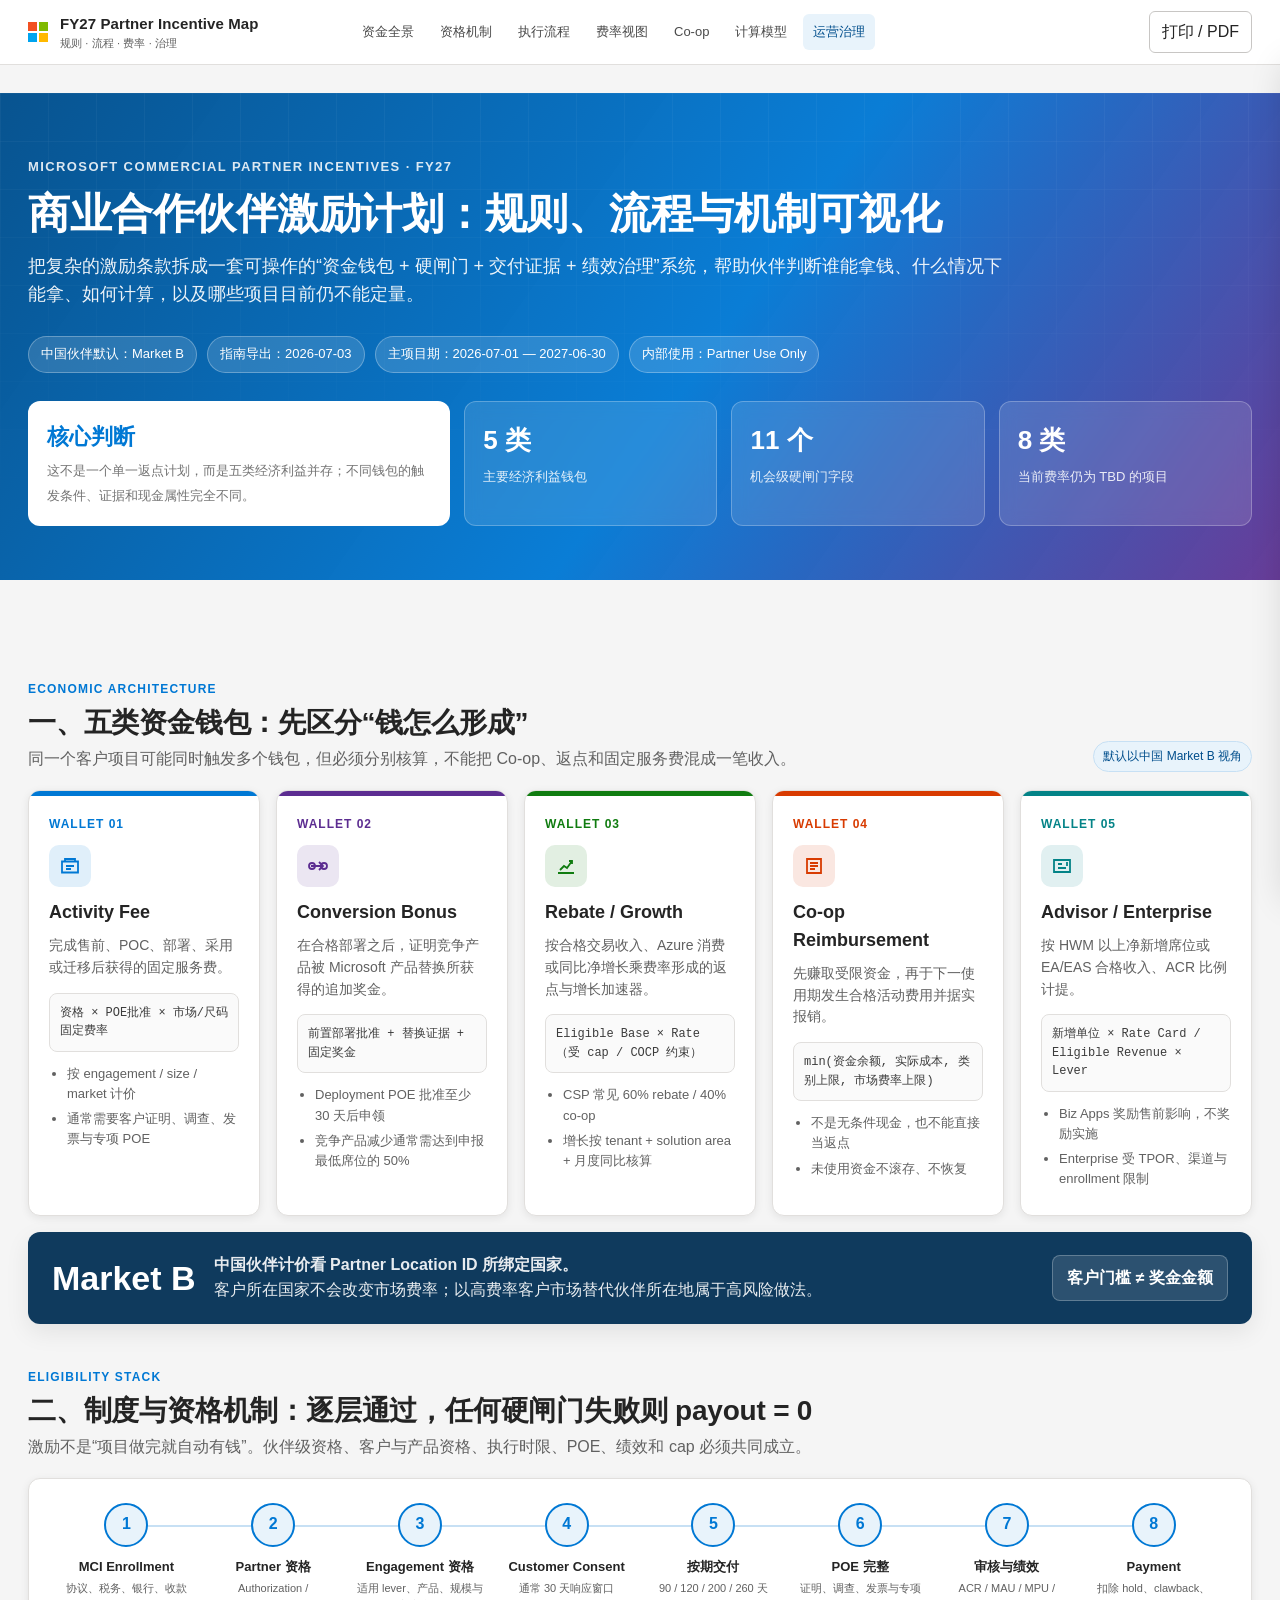
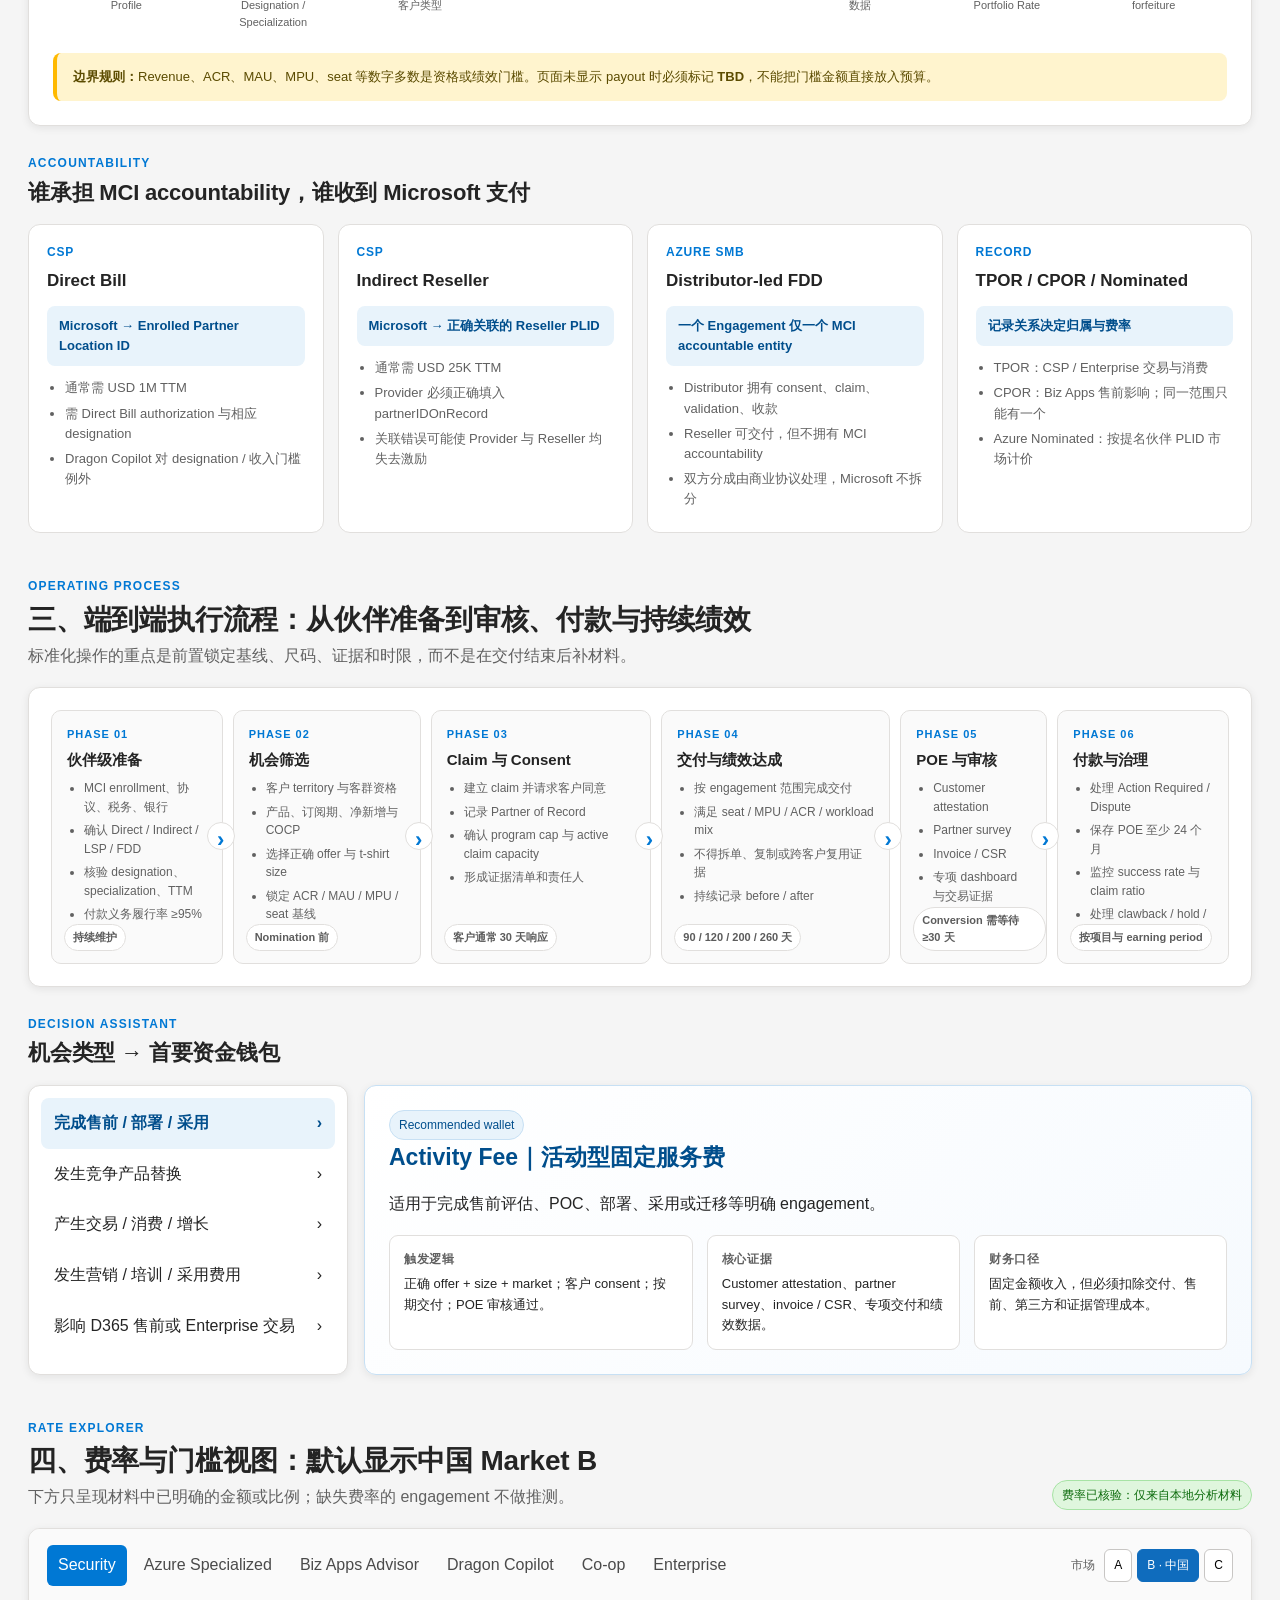
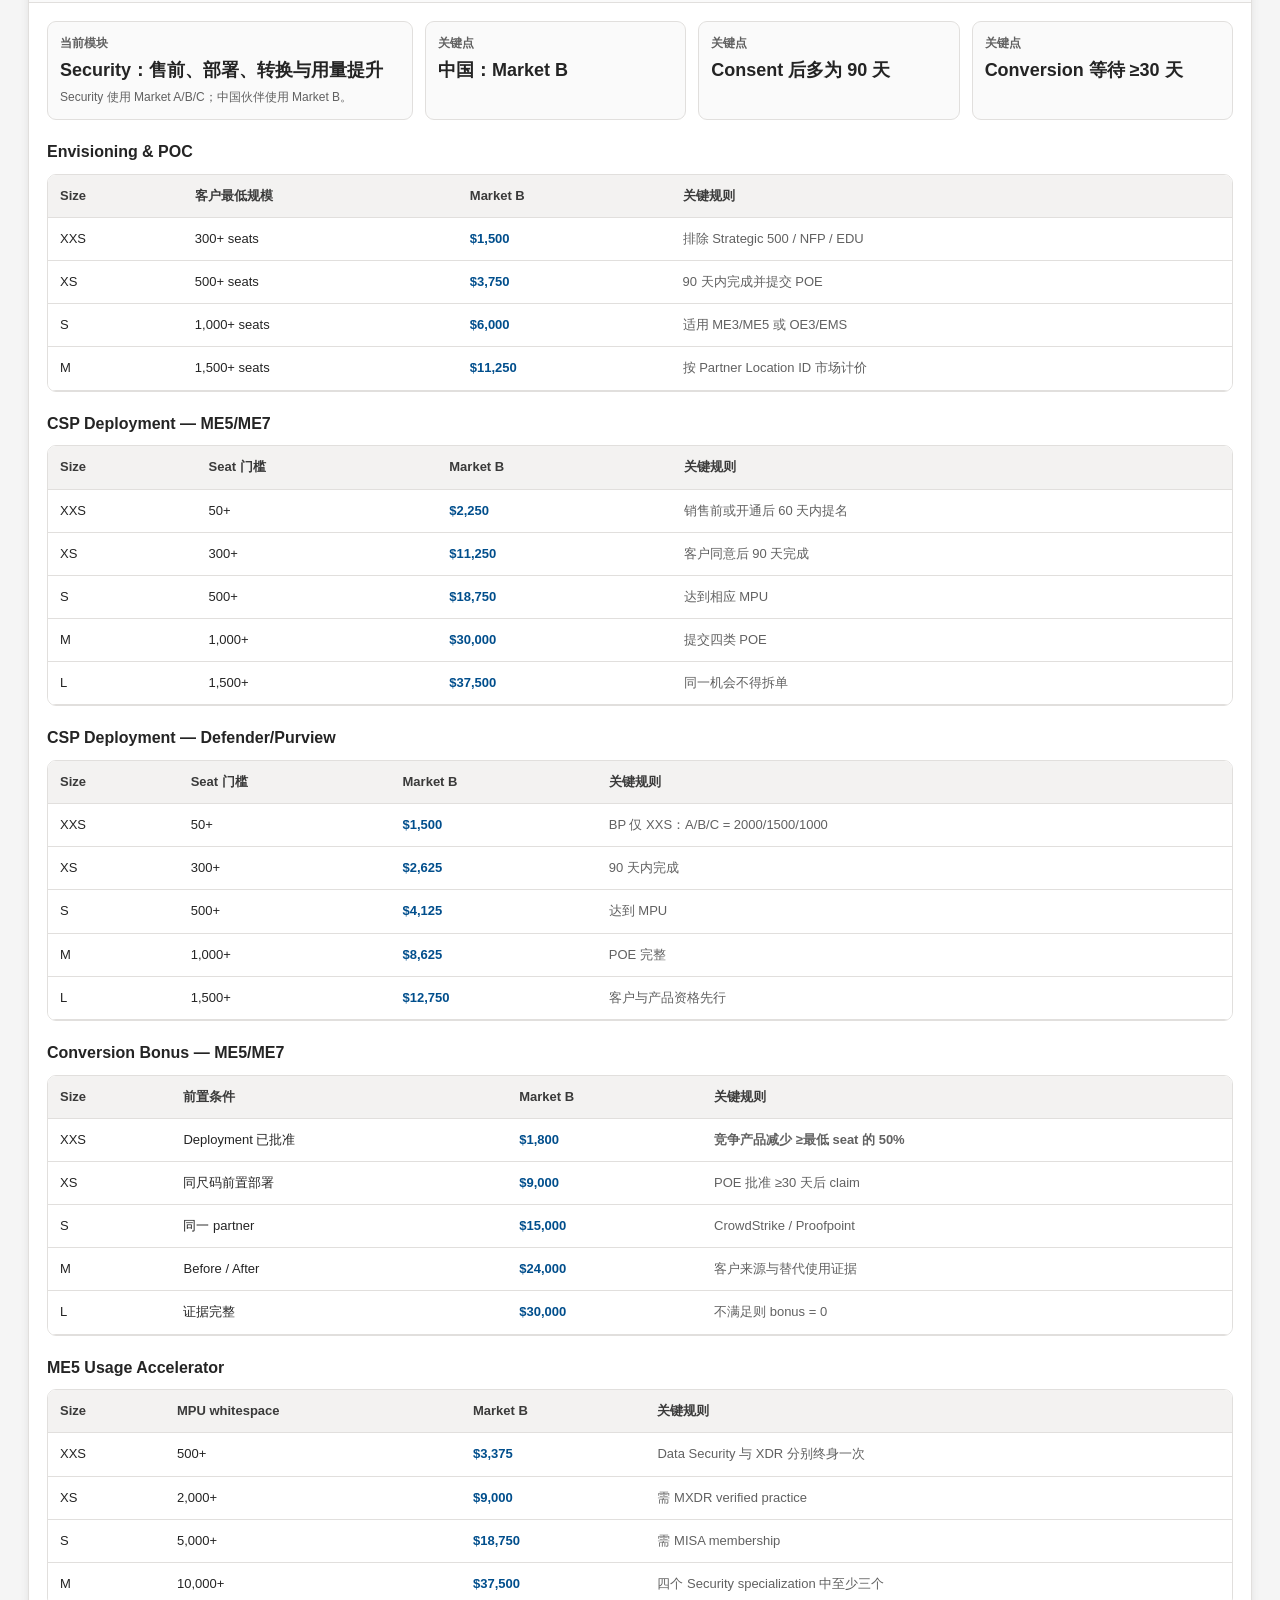
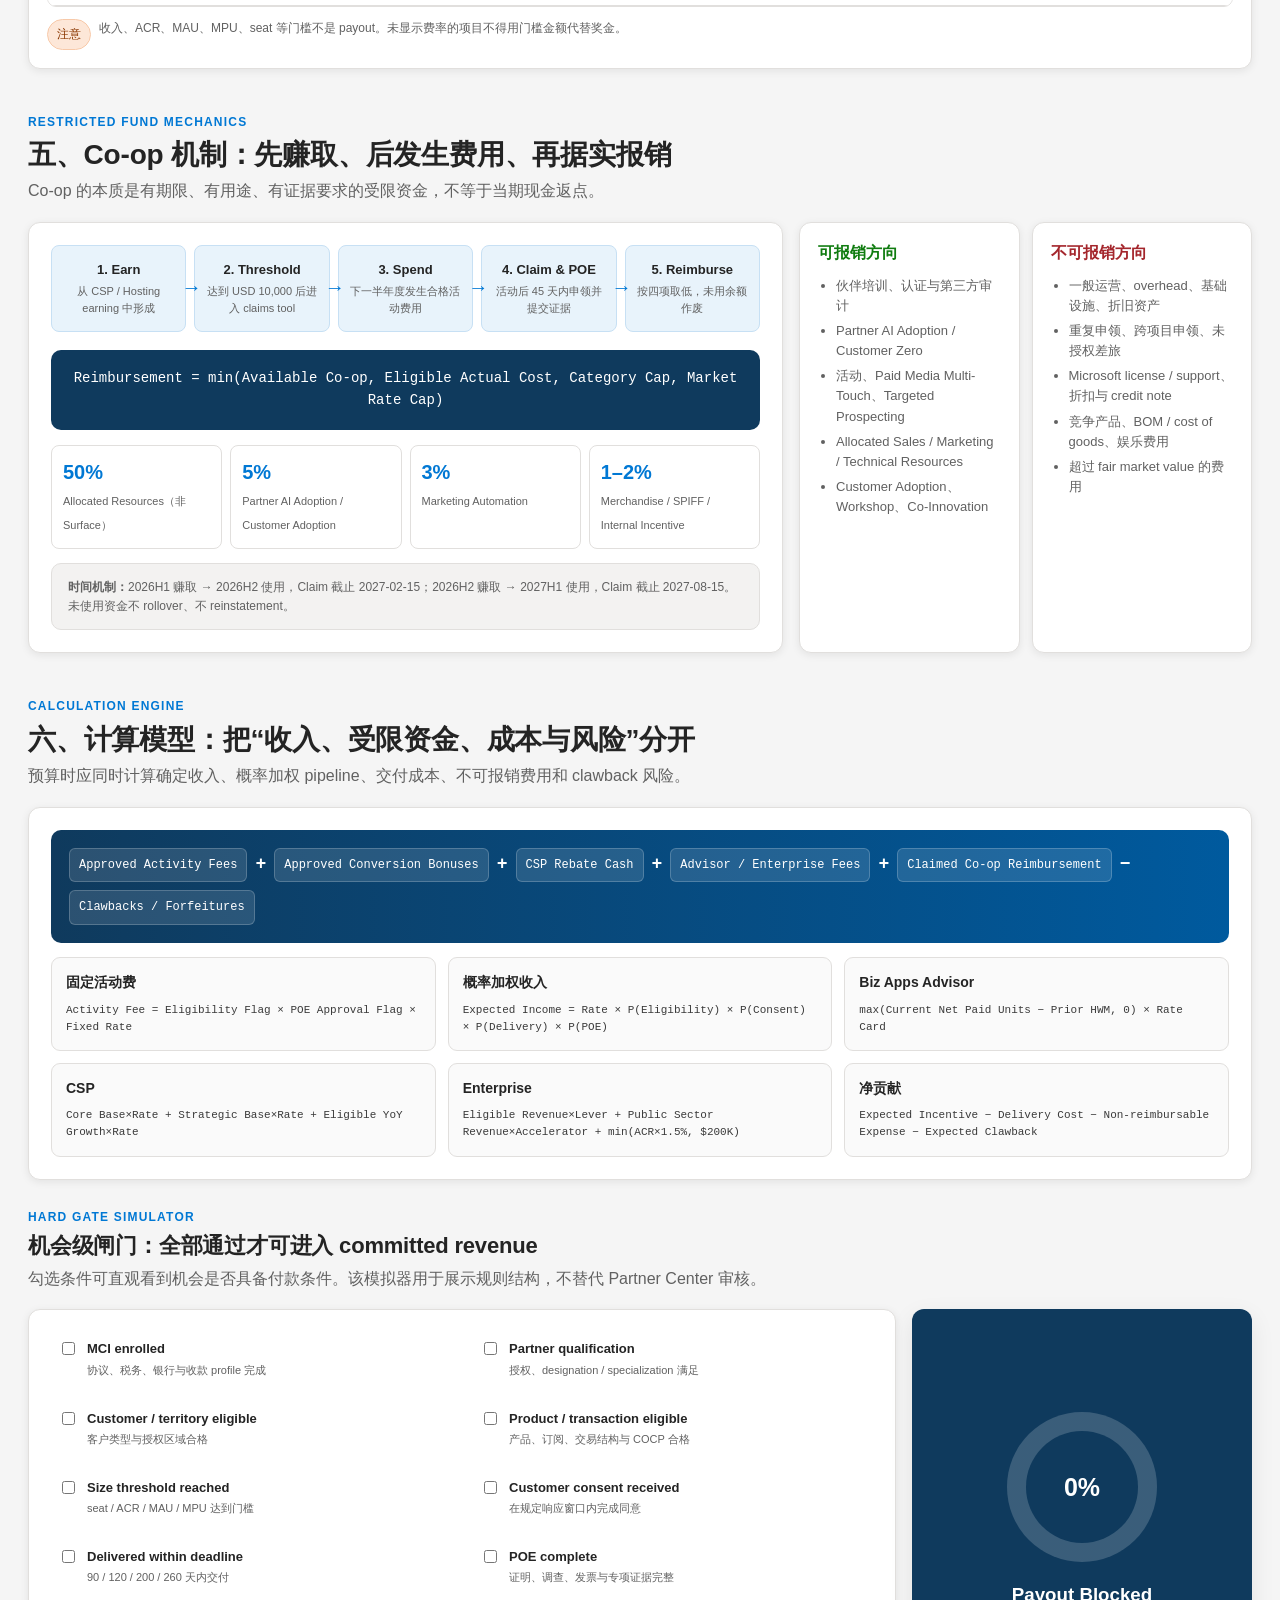
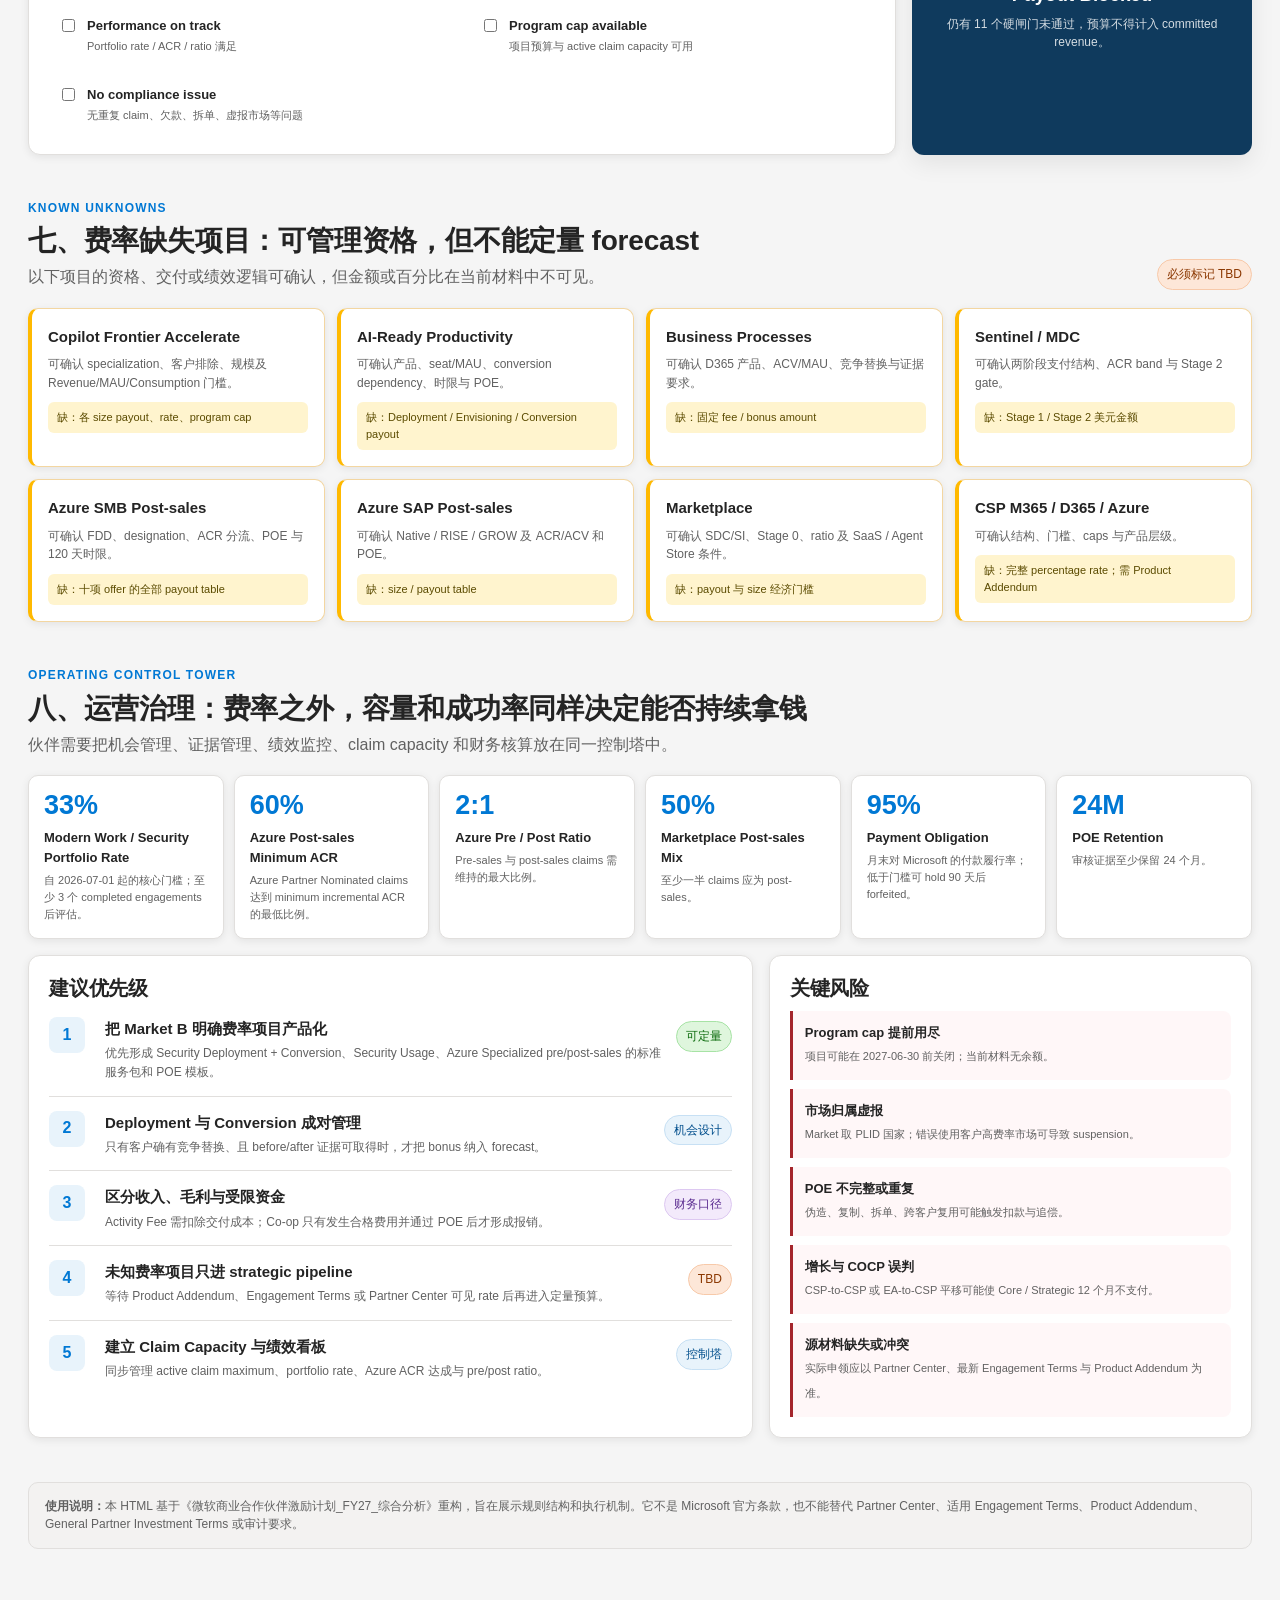
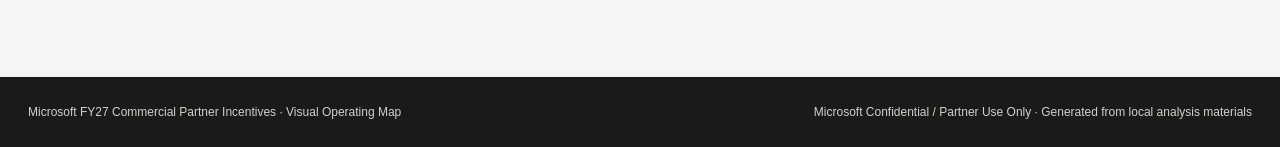
<file: microsoft-partner-incentives-fy27/index.html>
<!DOCTYPE html>
<html lang="zh-CN">
<head>
  <meta charset="UTF-8">
  <meta name="viewport" content="width=device-width, initial-scale=1.0, viewport-fit=cover">
  <meta name="color-scheme" content="light">
  <meta name="theme-color" content="#0078D4">
  <meta name="description" content="Microsoft FY27 商业合作伙伴激励计划规则、流程、费率与治理机制可视化。">
  <title>Microsoft FY27 商业合作伙伴激励计划｜规则、流程与机制可视化</title>
  <link rel="stylesheet" href="styles-1.css">
  <link rel="stylesheet" href="styles-2.css">
  <link rel="stylesheet" href="styles-3.css">
  <link rel="stylesheet" href="styles-4.css">
  <style>
    .initial-loader{min-height:100vh;display:grid;place-items:center;background:#f5f5f5;font-family:"Segoe UI","Microsoft YaHei",sans-serif;color:#242424}
    .initial-loader>div{text-align:center}.loader-mark{width:32px;height:32px;margin:0 auto 14px;border:3px solid #c7e0f4;border-top-color:#0078d4;border-radius:50%;animation:spin .8s linear infinite}
    .load-error{max-width:720px;margin:80px auto;padding:28px;font-family:"Segoe UI","Microsoft YaHei",sans-serif}
    @keyframes spin{to{transform:rotate(360deg)}}
  </style>
</head>
<body>
  <div id="app" class="initial-loader"><div><div class="loader-mark"></div><strong>正在加载 FY27 Partner Incentive Map</strong></div></div>
  <script src="bootstrap.js"></script>
</body>
</html>
</file>
<file: microsoft-partner-incentives-fy27/styles-1.css>
:root{
      --ms-blue:#0078D4;
      --ms-blue-dark:#004E8C;
      --ms-blue-soft:#E8F3FB;
      --ms-teal:#038387;
      --ms-green:#107C10;
      --ms-purple:#5C2D91;
      --ms-orange:#D83B01;
      --ms-red:#A4262C;
      --ms-yellow:#FFB900;
      --ink:#242424;
      --muted:#616161;
      --subtle:#8A8886;
      --line:#E1DFDD;
      --line-strong:#C8C6C4;
      --bg:#F5F5F5;
      --surface:#FFFFFF;
      --surface-alt:#FAFAFA;
      --shadow:0 8px 24px rgba(0,0,0,.08);
      --shadow-sm:0 2px 8px rgba(0,0,0,.08);
      --radius:12px;
      --radius-sm:8px;
      --max:1440px;
    }
*{box-sizing:border-box}
html{scroll-behavior:smooth}
body{
      margin:0;
      font-family:"Segoe UI","Microsoft YaHei UI","Microsoft YaHei",Arial,sans-serif;
      background:var(--bg);
      color:var(--ink);
      line-height:1.55;
    }
a{color:inherit;text-decoration:none}
button,input{font:inherit}
.scroll-progress{position:fixed;left:0;top:0;height:3px;background:var(--ms-blue);width:0;z-index:1200}
.topbar{
      position:sticky;top:0;z-index:1000;
      background:rgba(255,255,255,.94);
      backdrop-filter:blur(16px);
      border-bottom:1px solid var(--line);
    }
.topbar-inner{
      max-width:var(--max);margin:auto;height:64px;padding:0 28px;
      display:flex;align-items:center;gap:24px;
    }
.brand{display:flex;align-items:center;gap:12px;min-width:300px}
.ms-mark{display:grid;grid-template-columns:repeat(2,9px);grid-template-rows:repeat(2,9px);gap:2px}
.ms-mark i:nth-child(1){background:#F25022}
.ms-mark i:nth-child(2){background:#7FBA00}
.ms-mark i:nth-child(3){background:#00A4EF}
.ms-mark i:nth-child(4){background:#FFB900}
.brand-title{font-size:15px;font-weight:650;letter-spacing:.1px}
.brand-sub{display:block;color:var(--muted);font-size:11px;font-weight:400}
.nav{display:flex;align-items:center;gap:6px;overflow:auto;white-space:nowrap;flex:1}
.nav a{padding:8px 10px;border-radius:6px;color:#4A4A4A;font-size:13px}
.nav a:hover,.nav a.active{background:var(--ms-blue-soft);color:var(--ms-blue-dark)}
.top-actions{display:flex;gap:8px}
.btn{border:1px solid var(--line-strong);background:#fff;border-radius:6px;padding:8px 12px;cursor:pointer;color:var(--ink);display:inline-flex;align-items:center;gap:7px}
.btn:hover{background:#F3F2F1}
.btn-primary{background:var(--ms-blue);border-color:var(--ms-blue);color:#fff}
.btn-primary:hover{background:#106EBE}
.hero{
      background:
        linear-gradient(125deg,rgba(0,78,140,.97),rgba(0,120,212,.96) 55%,rgba(92,45,145,.92)),
        radial-gradient(circle at 15% 15%,rgba(255,255,255,.16),transparent 36%);
      color:#fff;
      position:relative;overflow:hidden;
    }
.hero:before{
      content:"";position:absolute;inset:0;opacity:.16;
      background-image:linear-gradient(rgba(255,255,255,.25) 1px,transparent 1px),linear-gradient(90deg,rgba(255,255,255,.25) 1px,transparent 1px);
      background-size:48px 48px;
      mask-image:linear-gradient(to bottom,black,transparent 90%);
    }
.hero-inner{max-width:var(--max);margin:auto;padding:64px 28px 54px;position:relative;z-index:1}
.eyebrow{font-size:13px;text-transform:uppercase;letter-spacing:1.4px;opacity:.86;font-weight:650}
.hero h1{font-size:42px;line-height:1.18;margin:12px 0 14px;max-width:1040px;font-weight:720;letter-spacing:-.5px}
.hero .lead{max-width:980px;font-size:18px;opacity:.92;margin:0 0 28px}
.hero-meta{display:flex;gap:10px;flex-wrap:wrap;margin-bottom:28px}
.pill{border-radius:999px;background:rgba(255,255,255,.14);border:1px solid rgba(255,255,255,.28);padding:7px 12px;font-size:13px;display:flex;align-items:center;gap:7px}
.hero-grid{display:grid;grid-template-columns:1.5fr .9fr .9fr .9fr;gap:14px}
.hero-card{background:rgba(255,255,255,.12);border:1px solid rgba(255,255,255,.25);border-radius:12px;padding:18px;min-height:125px;backdrop-filter:blur(8px)}
.hero-card strong{display:block;font-size:26px;margin-bottom:4px}
.hero-card span{font-size:13px;opacity:.88}
.hero-card.primary{background:#fff;color:var(--ink)}
.hero-card.primary strong{color:var(--ms-blue);font-size:22px}
.hero-card.primary span{color:var(--muted)}
main{max-width:var(--max);margin:auto;padding:28px}
section{scroll-margin-top:84px;margin:28px 0 44px}
.section-head{display:flex;justify-content:space-between;gap:20px;align-items:flex-end;margin-bottom:18px}
.section-head h2{margin:0;font-size:28px;line-height:1.25;letter-spacing:-.2px}
.section-head p{margin:7px 0 0;color:var(--muted);max-width:900px}
.kicker{color:var(--ms-blue);font-weight:650;font-size:12px;letter-spacing:1.2px;text-transform:uppercase;margin-bottom:6px}
.tag{display:inline-flex;align-items:center;gap:6px;padding:5px 9px;border-radius:999px;background:#F3F2F1;color:#4A4A4A;font-size:12px;border:1px solid var(--line)}
.tag.blue{background:var(--ms-blue-soft);color:var(--ms-blue-dark);border-color:#C7E0F4}
.tag.green{background:#DFF6DD;color:#0B6A0B;border-color:#A7E3A5}
.tag.orange{background:#FDE7D8;color:#8A3700;border-color:#F7C9A9}
.tag.red{background:#FDE7E9;color:#8E1A26;border-color:#F3B7BD}
.tag.purple{background:#F3EAFB;color:var(--ms-purple);border-color:#DDC8F1}
.grid{display:grid;gap:16px}
.grid-5{grid-template-columns:repeat(5,1fr)}
.grid-4{grid-template-columns:repeat(4,1fr)}
.grid-3{grid-template-columns:repeat(3,1fr)}
.grid-2{grid-template-columns:repeat(2,1fr)}
.card{background:var(--surface);border:1px solid var(--line);border-radius:var(--radius);box-shadow:var(--shadow-sm);padding:20px}
.card h3{margin:0 0 8px;font-size:18px}
.card p{margin:0;color:var(--muted);font-size:14px}
.card .metric{font-size:28px;font-weight:720;line-height:1.1;margin:7px 0;color:var(--ms-blue)}
.wallet-card{position:relative;overflow:hidden;padding-top:24px;min-height:252px}
.wallet-card:before{content:"";position:absolute;left:0;right:0;top:0;height:5px;background:var(--accent)}
.wallet-card .number{font-size:12px;font-weight:700;color:var(--accent);letter-spacing:1px}
.wallet-icon{width:42px;height:42px;border-radius:10px;background:color-mix(in srgb,var(--accent) 12%,white);color:var(--accent);display:grid;place-items:center;margin:12px 0}
.wallet-icon svg{width:24px;height:24px}
.wallet-card .formula-mini{margin-top:14px;padding:10px;border-radius:8px;background:var(--surface-alt);font-family:Consolas,monospace;font-size:12px;color:#3C3C3C;border:1px solid var(--line)}
.wallet-card ul{padding-left:18px;margin:12px 0 0;color:var(--muted);font-size:13px}
.wallet-card li{margin:5px 0}
.principle-banner{display:grid;grid-template-columns:auto 1fr auto;gap:18px;align-items:center;background:#0F3A5D;color:#fff;padding:20px 24px;border-radius:12px;box-shadow:var(--shadow)}
.principle-banner .big{font-size:34px;font-weight:760}
.principle-banner p{margin:0;opacity:.9}
.principle-banner .rule{padding:10px 14px;background:rgba(255,255,255,.12);border:1px solid rgba(255,255,255,.25);border-radius:8px;font-weight:650}
.stack{background:#fff;border:1px solid var(--line);border-radius:var(--radius);padding:24px;box-shadow:var(--shadow-sm)}
.stack-track{display:grid;grid-template-columns:repeat(8,1fr);gap:0;align-items:start}
.stack-step{position:relative;text-align:center;padding:0 8px}
.stack-step:not(:last-child):after{content:"";position:absolute;top:22px;right:-50%;width:100%;height:2px;background:#C7E0F4;z-index:0}
.step-dot{width:44px;height:44px;border-radius:50%;margin:0 auto 10px;background:var(--ms-blue-soft);border:2px solid var(--ms-blue);display:grid;place-items:center;color:var(--ms-blue);font-weight:750;position:relative;z-index:1}
.stack-step strong{display:block;font-size:13px}
.stack-step span{display:block;font-size:11px;color:var(--muted);margin-top:3px}
</file>
<file: microsoft-partner-incentives-fy27/styles-2.css>
.stack-note{margin-top:22px;padding:14px 16px;border-radius:8px;background:#FFF4CE;border-left:4px solid var(--ms-yellow);font-size:13px;color:#5B4B00}
.channel-map{display:grid;grid-template-columns:repeat(4,1fr);gap:14px}
.channel-card{background:#fff;border:1px solid var(--line);border-radius:12px;padding:18px;position:relative}
.channel-card .label{font-size:12px;color:var(--ms-blue);font-weight:700;text-transform:uppercase;letter-spacing:.8px}
.channel-card h3{margin:6px 0 10px;font-size:17px}
.channel-card .money-to{background:var(--ms-blue-soft);border-radius:8px;padding:10px 12px;font-size:13px;margin:12px 0;color:var(--ms-blue-dark);font-weight:650}
.channel-card ul{padding-left:18px;margin:0;color:var(--muted);font-size:13px}
.channel-card li{margin:5px 0}
.flow-board{background:#fff;border:1px solid var(--line);border-radius:12px;box-shadow:var(--shadow-sm);padding:22px;overflow:hidden}
.phase-row{display:grid;grid-template-columns:1.05fr 1.15fr 1.35fr 1.4fr .9fr 1.05fr;gap:10px;align-items:stretch}
.phase{border:1px solid var(--line);border-radius:10px;padding:15px;min-height:178px;background:var(--surface-alt);position:relative}
.phase:not(:last-child):after{content:"›";position:absolute;right:-13px;top:44%;width:26px;height:26px;border-radius:50%;background:#fff;border:1px solid var(--line);display:grid;place-items:center;color:var(--ms-blue);font-size:22px;font-weight:700;z-index:2}
.phase-no{font-size:11px;color:var(--ms-blue);font-weight:750;letter-spacing:1px}
.phase h3{font-size:15px;margin:5px 0 8px}
.phase ul{margin:0;padding-left:17px;font-size:12px;color:var(--muted)}
.phase li{margin:5px 0}
.phase .time{position:absolute;left:12px;bottom:12px;font-size:11px;font-weight:650;color:#5C5C5C;background:#fff;border:1px solid var(--line);border-radius:999px;padding:4px 8px}
.decision-grid{display:grid;grid-template-columns:320px 1fr;gap:16px}
.decision-menu{background:#fff;border:1px solid var(--line);border-radius:12px;padding:12px;box-shadow:var(--shadow-sm)}
.decision-btn{width:100%;text-align:left;padding:13px;border:0;border-radius:8px;background:transparent;cursor:pointer;display:flex;justify-content:space-between;gap:12px;color:var(--ink)}
.decision-btn:hover{background:#F3F2F1}
.decision-btn.active{background:var(--ms-blue-soft);color:var(--ms-blue-dark);font-weight:650}
.decision-output{background:linear-gradient(135deg,#fff,#F6FAFE);border:1px solid #C7E0F4;border-radius:12px;padding:24px;box-shadow:var(--shadow-sm)}
.decision-output h3{margin:0 0 8px;font-size:23px;color:var(--ms-blue-dark)}
.decision-columns{display:grid;grid-template-columns:1.2fr 1fr 1fr;gap:14px;margin-top:18px}
.decision-box{border:1px solid var(--line);border-radius:9px;padding:14px;background:#fff}
.decision-box b{display:block;font-size:12px;color:var(--muted);text-transform:uppercase;letter-spacing:.7px;margin-bottom:6px}
.decision-box div{font-size:13px}
.rate-panel{background:#fff;border:1px solid var(--line);border-radius:12px;box-shadow:var(--shadow-sm);overflow:hidden}
.rate-toolbar{padding:16px 18px;border-bottom:1px solid var(--line);display:flex;gap:12px;align-items:center;justify-content:space-between;flex-wrap:wrap;background:#FAFAFA}
.tabs{display:flex;gap:6px;overflow:auto}
.tab{border:0;background:transparent;padding:8px 11px;border-radius:6px;cursor:pointer;color:#4A4A4A;white-space:nowrap}
.tab:hover{background:#F3F2F1}
.tab.active{background:var(--ms-blue);color:white}
.market-switch{display:flex;gap:5px;align-items:center}
.market-switch span{font-size:12px;color:var(--muted);margin-right:4px}
.market-btn{border:1px solid var(--line-strong);background:#fff;border-radius:6px;padding:6px 9px;cursor:pointer;font-size:12px}
.market-btn.active{background:#0F6CBD;color:#fff;border-color:#0F6CBD}
.rate-content{padding:18px}
.rate-summary{display:grid;grid-template-columns:1.4fr repeat(3,1fr);gap:12px;margin-bottom:16px}
.rate-summary .summary-card{border:1px solid var(--line);background:var(--surface-alt);border-radius:9px;padding:12px}
.summary-card b{display:block;font-size:12px;color:var(--muted);margin-bottom:4px}
.summary-card strong{font-size:18px}
.table-wrap{overflow:auto;border:1px solid var(--line);border-radius:9px}
table{width:100%;border-collapse:collapse;min-width:760px;background:#fff}
th,td{padding:11px 12px;border-bottom:1px solid var(--line);text-align:left;font-size:13px;vertical-align:top}
th{background:#F3F2F1;font-weight:650;color:#3A3A3A;position:sticky;top:0;z-index:1}
tbody tr:hover{background:#FAFCFE}
td.money{font-variant-numeric:tabular-nums;font-weight:650;color:var(--ms-blue-dark)}
td.note{color:var(--muted)}
.rate-foot{margin-top:12px;font-size:12px;color:var(--muted);display:flex;gap:8px;align-items:flex-start}
.coop-board{display:grid;grid-template-columns:1.25fr .75fr;gap:16px}
.coop-flow{background:#fff;border:1px solid var(--line);border-radius:12px;padding:22px;box-shadow:var(--shadow-sm)}
.funnel{display:grid;grid-template-columns:repeat(5,1fr);gap:8px;align-items:center}
.funnel-step{padding:14px 10px;text-align:center;border-radius:8px;background:var(--ms-blue-soft);border:1px solid #C7E0F4;position:relative;min-height:86px;display:flex;flex-direction:column;justify-content:center}
.funnel-step:not(:last-child):after{content:"→";position:absolute;right:-16px;top:30%;z-index:2;color:var(--ms-blue);font-size:20px;font-weight:700}
.funnel-step b{font-size:13px}
.funnel-step span{font-size:11px;color:var(--muted);margin-top:3px}
.min-formula{margin-top:18px;padding:18px;border-radius:10px;background:#0F3A5D;color:#fff;text-align:center;font-family:Consolas,monospace;font-size:14px}
.caps{display:grid;grid-template-columns:repeat(4,1fr);gap:8px;margin-top:15px}
.cap{border:1px solid var(--line);border-radius:8px;padding:11px;background:#fff}
.cap strong{display:block;font-size:20px;color:var(--ms-blue)}
.cap span{font-size:11px;color:var(--muted)}
.dos-donts{display:grid;grid-template-columns:1fr 1fr;gap:12px}
.list-card{border-radius:12px;padding:18px;border:1px solid var(--line);background:#fff;box-shadow:var(--shadow-sm)}
.list-card h3{margin:0 0 10px;font-size:16px}
.list-card.good h3{color:var(--ms-green)}
.list-card.bad h3{color:var(--ms-red)}
.list-card ul{padding-left:18px;margin:0;color:var(--muted);font-size:13px}
.list-card li{margin:5px 0}
.formula-board{background:#fff;border:1px solid var(--line);border-radius:12px;box-shadow:var(--shadow-sm);padding:22px}
.formula-total{display:flex;gap:8px;flex-wrap:wrap;align-items:center;padding:18px;border-radius:10px;background:linear-gradient(90deg,#0F3A5D,#005A9E);color:#fff;font-family:Consolas,monospace}
.formula-token{padding:7px 9px;background:rgba(255,255,255,.12);border:1px solid rgba(255,255,255,.2);border-radius:6px;font-size:12px}
.operator{font-size:18px;font-weight:700}
.formula-grid{display:grid;grid-template-columns:repeat(3,1fr);gap:12px;margin-top:14px}
.formula-card{border:1px solid var(--line);border-radius:9px;padding:14px;background:var(--surface-alt)}
.formula-card h4{margin:0 0 8px;font-size:14px}
.formula-card code{display:block;font-size:11px;white-space:normal;color:#3A3A3A}
.gate-simulator{display:grid;grid-template-columns:1fr 340px;gap:16px}
.gate-list{background:#fff;border:1px solid var(--line);border-radius:12px;padding:18px;box-shadow:var(--shadow-sm);display:grid;grid-template-columns:repeat(2,1fr);gap:8px 14px}
.gate-item{display:flex;align-items:flex-start;gap:9px;padding:10px;border-radius:8px;border:1px solid transparent;cursor:pointer}
.gate-item:hover{background:#FAFAFA;border-color:var(--line)}
.gate-item input{margin-top:3px;accent-color:var(--ms-blue)}
.gate-item b{display:block;font-size:13px}
.gate-item span{display:block;color:var(--muted);font-size:11px;margin-top:2px}
</file>
<file: microsoft-partner-incentives-fy27/styles-3.css>
.gate-status{background:#0F3A5D;color:white;border-radius:12px;padding:22px;box-shadow:var(--shadow);display:flex;flex-direction:column;justify-content:center;text-align:center}
.ring{width:150px;height:150px;border-radius:50%;margin:0 auto 14px;display:grid;place-items:center;background:conic-gradient(var(--ms-blue) 0%,rgba(255,255,255,.18) 0);position:relative}
.ring:after{content:"";position:absolute;width:112px;height:112px;border-radius:50%;background:#0F3A5D}
.ring span{position:relative;z-index:1;font-size:25px;font-weight:750}
.gate-status h3{margin:4px 0 6px}
.gate-status p{font-size:12px;opacity:.82;margin:0}
.tbd-grid{display:grid;grid-template-columns:repeat(4,1fr);gap:12px}
.tbd-card{background:#fff;border:1px solid #F3D6A1;border-left:4px solid var(--ms-yellow);border-radius:10px;padding:16px;box-shadow:var(--shadow-sm)}
.tbd-card h3{margin:0 0 7px;font-size:15px}
.tbd-card p{margin:0;font-size:12px;color:var(--muted)}
.tbd-card .missing{margin-top:10px;padding:7px 9px;border-radius:6px;background:#FFF4CE;font-size:11px;color:#5B4B00}
.control-grid{display:grid;grid-template-columns:repeat(6,1fr);gap:10px}
.control-card{background:#fff;border:1px solid var(--line);border-radius:10px;padding:15px;min-height:142px;box-shadow:var(--shadow-sm)}
.control-card .value{font-size:27px;font-weight:760;color:var(--ms-blue);line-height:1.05}
.control-card h3{font-size:13px;margin:8px 0 4px}
.control-card p{font-size:11px;color:var(--muted);margin:0}
.priority-board{display:grid;grid-template-columns:1.2fr .8fr;gap:16px}
.priority-list{background:#fff;border:1px solid var(--line);border-radius:12px;padding:20px;box-shadow:var(--shadow-sm)}
.priority-row{display:grid;grid-template-columns:44px 1fr auto;gap:12px;padding:14px 0;border-bottom:1px solid var(--line);align-items:start}
.priority-row:last-child{border-bottom:0}
.priority-no{width:36px;height:36px;border-radius:8px;background:var(--ms-blue-soft);display:grid;place-items:center;color:var(--ms-blue);font-weight:750}
.priority-row h3{font-size:15px;margin:0 0 4px}
.priority-row p{font-size:12px;color:var(--muted);margin:0}
.priority-row .tag{margin-top:4px}
.risk-box{background:#fff;border:1px solid var(--line);border-radius:12px;padding:20px;box-shadow:var(--shadow-sm)}
.risk-item{padding:12px;border-left:3px solid var(--ms-red);background:#FFF7F8;margin-bottom:9px;border-radius:0 8px 8px 0}
.risk-item:last-child{margin-bottom:0}
.risk-item b{display:block;font-size:13px}
.risk-item span{font-size:11px;color:var(--muted)}
.source-note{background:#F3F2F1;border:1px solid var(--line);border-radius:10px;padding:14px 16px;font-size:12px;color:var(--muted)}
footer{background:#1B1A19;color:#D2D0CE;margin-top:56px}
.footer-inner{max-width:var(--max);margin:auto;padding:26px 28px;display:flex;justify-content:space-between;gap:24px;font-size:12px}
/* Responsive navigation and utility controls */
    body.menu-open{overflow:hidden}
.mobile-nav-backdrop{
      position:fixed;inset:64px 0 0;background:rgba(0,0,0,.32);z-index:1040;
      opacity:0;visibility:hidden;transition:opacity .2s ease,visibility .2s ease;
    }
.mobile-nav-panel{
      position:fixed;top:64px;right:0;bottom:0;width:min(88vw,380px);z-index:1050;
      background:#fff;border-left:1px solid var(--line);box-shadow:-14px 0 34px rgba(0,0,0,.14);
      transform:translateX(105%);transition:transform .24s cubic-bezier(.2,.8,.2,1);
      display:flex;flex-direction:column;
    }
body.menu-open .mobile-nav-backdrop{opacity:1;visibility:visible}
body.menu-open .mobile-nav-panel{transform:translateX(0)}
.mobile-nav-head{display:flex;align-items:center;justify-content:space-between;padding:18px;border-bottom:1px solid var(--line)}
.mobile-nav-head strong{font-size:16px}
.mobile-nav-close{width:38px;height:38px;border:0;border-radius:7px;background:#F3F2F1;cursor:pointer;font-size:22px;line-height:1}
.mobile-nav-links{padding:10px;overflow:auto;display:grid;gap:4px}
.mobile-nav-links a{display:flex;align-items:center;justify-content:space-between;padding:13px 12px;border-radius:8px;font-size:15px}
.mobile-nav-links a:after{content:'›';font-size:22px;color:var(--ms-blue)}
.mobile-nav-links a:hover,.mobile-nav-links a.active{background:var(--ms-blue-soft);color:var(--ms-blue-dark)}
.mobile-nav-foot{margin-top:auto;padding:16px 18px;border-top:1px solid var(--line);font-size:12px;color:var(--muted);background:#FAFAFA}
.back-to-top{
      position:fixed;right:24px;bottom:24px;z-index:980;width:48px;height:48px;border:0;border-radius:50%;
      background:var(--ms-blue);color:#fff;box-shadow:0 8px 24px rgba(0,120,212,.28);cursor:pointer;
      display:grid;place-items:center;font-size:22px;opacity:0;visibility:hidden;transform:translateY(12px);
      transition:opacity .2s ease,visibility .2s ease,transform .2s ease,background .15s ease;
    }
.back-to-top.visible{opacity:1;visibility:visible;transform:translateY(0)}
.back-to-top:hover{background:#106EBE}
.back-to-top:focus-visible,.btn:focus-visible,.tab:focus-visible,.market-btn:focus-visible,.decision-btn:focus-visible,.mobile-nav-close:focus-visible{
      outline:3px solid rgba(0,120,212,.28);outline-offset:2px;
    }
.back-to-top svg{width:22px;height:22px}
.mobile-scroll-hint{display:none;font-size:11px;color:var(--muted);margin:0 0 7px;align-items:center;gap:6px}
.mobile-scroll-hint:before{content:'↔';color:var(--ms-blue);font-weight:700}
.mobile-menu{display:none}
@media(max-width:1180px){
      .grid-5{grid-template-columns:repeat(3,1fr)}
      .hero-grid{grid-template-columns:repeat(2,1fr)}
      .stack-track{grid-template-columns:repeat(4,1fr);row-gap:24px}
      .stack-step:nth-child(4):after{display:none}
      .phase-row{grid-template-columns:repeat(3,1fr);row-gap:20px}
      .phase:nth-child(3):after{display:none}
      .control-grid{grid-template-columns:repeat(3,1fr)}
      .tbd-grid{grid-template-columns:repeat(2,1fr)}
      .grid-4,.channel-map{grid-template-columns:repeat(2,1fr)}
      .coop-board,.priority-board{grid-template-columns:1fr}
    }
</file>
<file: microsoft-partner-incentives-fy27/styles-4.css>
@media(max-width:860px){
      .topbar-inner{padding:0 12px;height:60px;gap:10px}.brand{min-width:0;flex:1}.brand-title{font-size:13px}.brand-sub,.nav{display:none}.mobile-menu{display:inline-flex}
      .top-actions{gap:5px}.top-actions .btn{padding:7px 9px;font-size:12px}.top-actions .btn:not(.mobile-menu){display:none}
      .mobile-nav-backdrop{inset:60px 0 0}.mobile-nav-panel{top:60px}
      .hero-inner,main{padding-left:14px;padding-right:14px}.hero-inner{padding-top:42px;padding-bottom:38px}.hero h1{font-size:31px;letter-spacing:-.3px}.hero .lead{font-size:16px}.hero-meta{gap:7px}.pill{font-size:12px;padding:6px 9px}
      main{padding-top:18px}section{margin:22px 0 36px;scroll-margin-top:72px}.section-head{align-items:flex-start;flex-direction:column;gap:8px}.section-head h2{font-size:24px}
      .hero-grid,.grid-5,.grid-4,.grid-3,.grid-2,.channel-map,.formula-grid,.decision-columns{grid-template-columns:1fr}
      .hero-card{min-height:auto}.wallet-card{min-height:auto}.card,.stack,.flow-board,.formula-board,.coop-flow,.risk-box,.priority-list{padding:16px}
      .principle-banner{grid-template-columns:1fr;padding:18px}.principle-banner .big{font-size:27px}.principle-banner .rule{justify-self:start}
      .stack-track{grid-template-columns:1fr;gap:0}.stack-step{text-align:left;display:grid;grid-template-columns:44px 1fr;column-gap:12px;padding:0 0 18px}.stack-step:not(:last-child):after{left:21px;right:auto;top:44px;width:2px;height:calc(100% - 30px)}.step-dot{margin:0;grid-row:1 / span 2}.stack-step strong,.stack-step span{grid-column:2}.stack-step:nth-child(even):after,.stack-step:nth-child(4):after{display:block}.stack-step:last-child:after{display:none}
      .phase-row{grid-template-columns:1fr}.phase{min-height:0;padding-bottom:54px}.phase:after{display:none!important}
      .decision-grid,.gate-simulator{grid-template-columns:1fr}.decision-menu{display:grid;grid-template-columns:1fr}.decision-output{padding:18px}
      .rate-toolbar{align-items:stretch}.tabs{width:100%;padding-bottom:3px}.tab{flex:0 0 auto}.market-switch{width:100%;justify-content:flex-start}.rate-content{padding:12px}.rate-summary{grid-template-columns:1fr}.mobile-scroll-hint{display:flex}.table-wrap{margin-left:-1px;margin-right:-1px;scrollbar-width:thin;-webkit-overflow-scrolling:touch}table{min-width:700px}th,td{padding:10px;font-size:12px}
      .funnel{grid-template-columns:1fr}.funnel-step:after{content:"↓"!important;right:50%!important;top:auto!important;bottom:-18px!important}.min-formula{text-align:left;overflow-wrap:anywhere}
      .caps{grid-template-columns:repeat(2,1fr)}
      .gate-list{grid-template-columns:1fr}.gate-result{min-height:280px}
      .control-grid{grid-template-columns:1fr}.tbd-grid{grid-template-columns:1fr}
      .formula-total{align-items:flex-start}.formula-token{width:100%}.operator{width:100%;text-align:center;line-height:1}
      .priority-row{grid-template-columns:40px 1fr}.priority-row>.tag{grid-column:2;justify-self:start}
      .footer-inner{flex-direction:column;padding-left:16px;padding-right:16px}.back-to-top{right:14px;bottom:14px;width:44px;height:44px}
    }
@media(max-width:430px){
      .hero h1{font-size:28px}.hero .lead{font-size:15px}.hero-meta .pill{width:100%;justify-content:flex-start}
      .caps{grid-template-columns:1fr}.rate-toolbar{padding:12px}.market-btn{padding:7px 8px}.section-head h2{font-size:22px}
      .brand-title{max-width:205px;white-space:nowrap;overflow:hidden;text-overflow:ellipsis}
    }
@media print{
      .topbar,.scroll-progress,.top-actions,.decision-menu,.market-switch,.back-to-top,.mobile-nav-backdrop,.mobile-nav-panel{display:none!important}
      body{background:#fff}.hero{print-color-adjust:exact;-webkit-print-color-adjust:exact}
      main{max-width:none;padding:10px}.card,.rate-panel,.flow-board,.stack,.formula-board{box-shadow:none;break-inside:avoid}
      section{break-inside:avoid-page}.decision-grid{grid-template-columns:1fr}.decision-output{display:block}
    }
</file>
